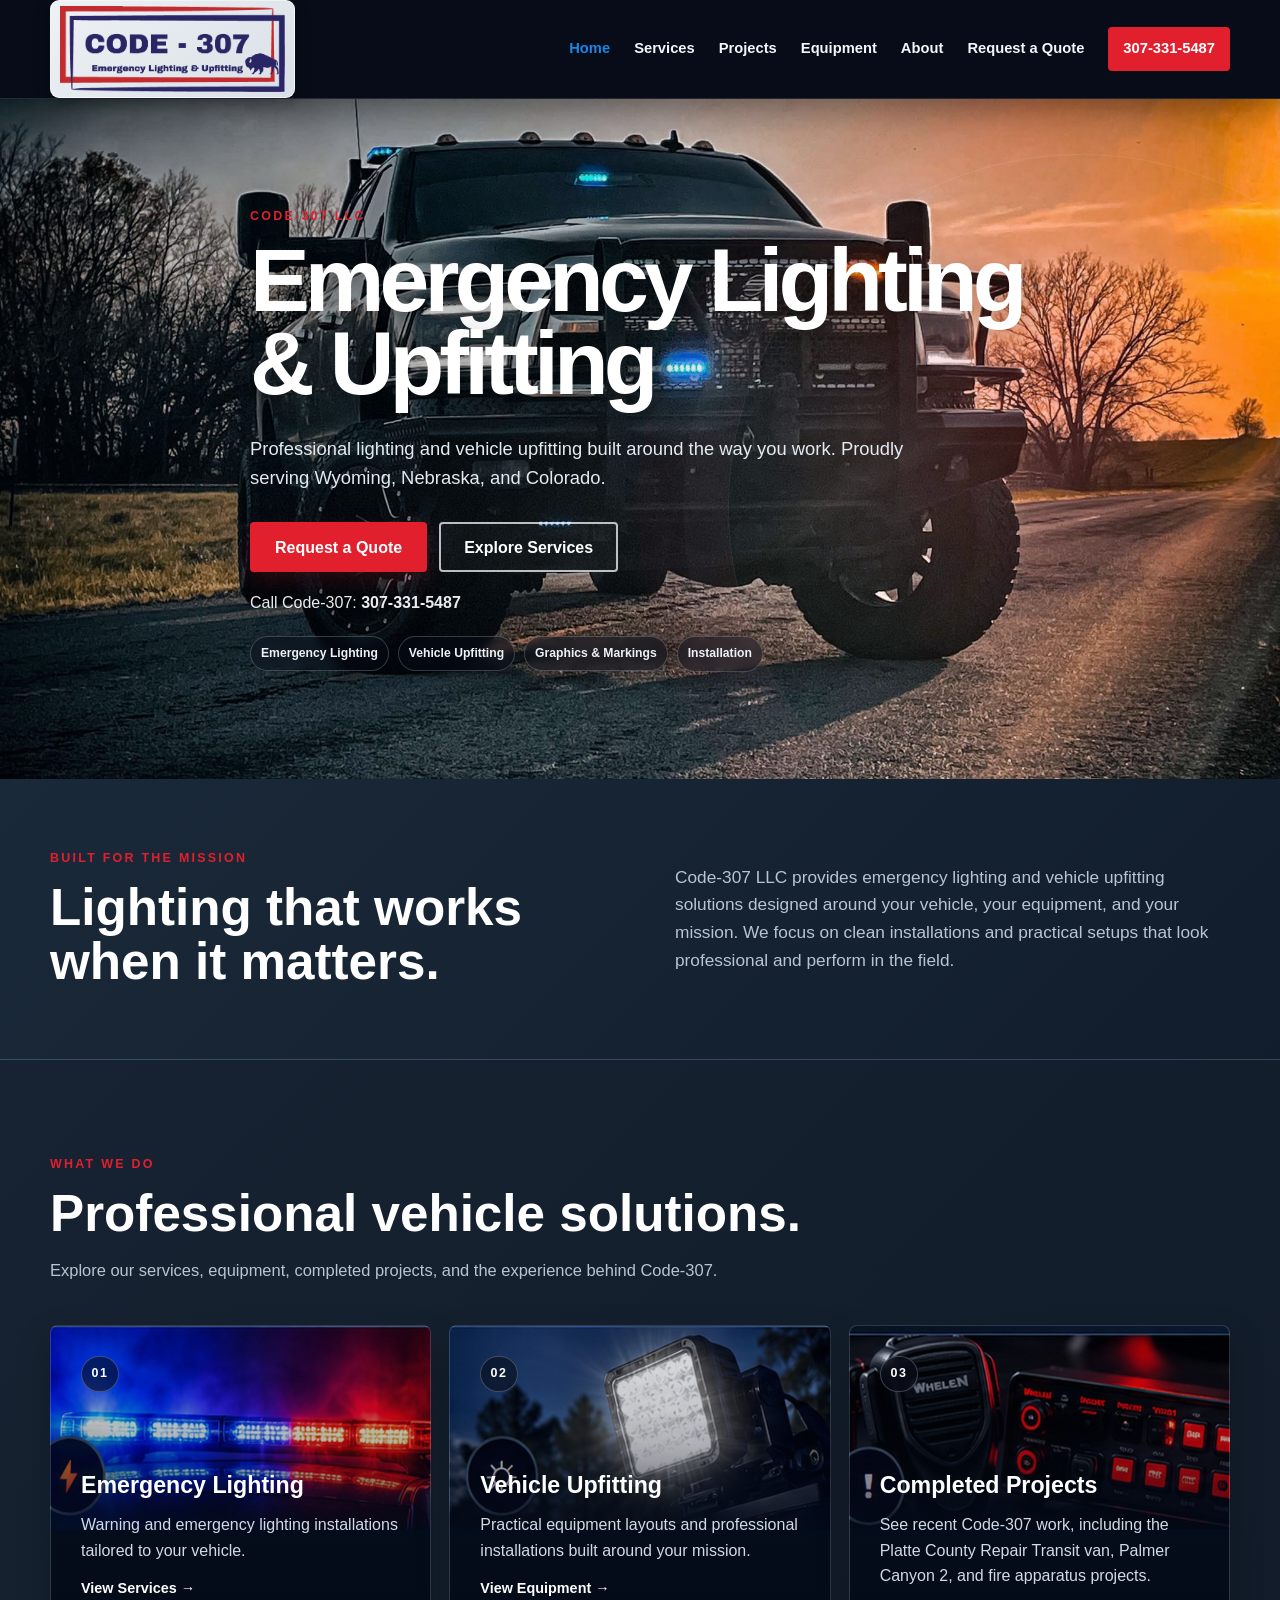
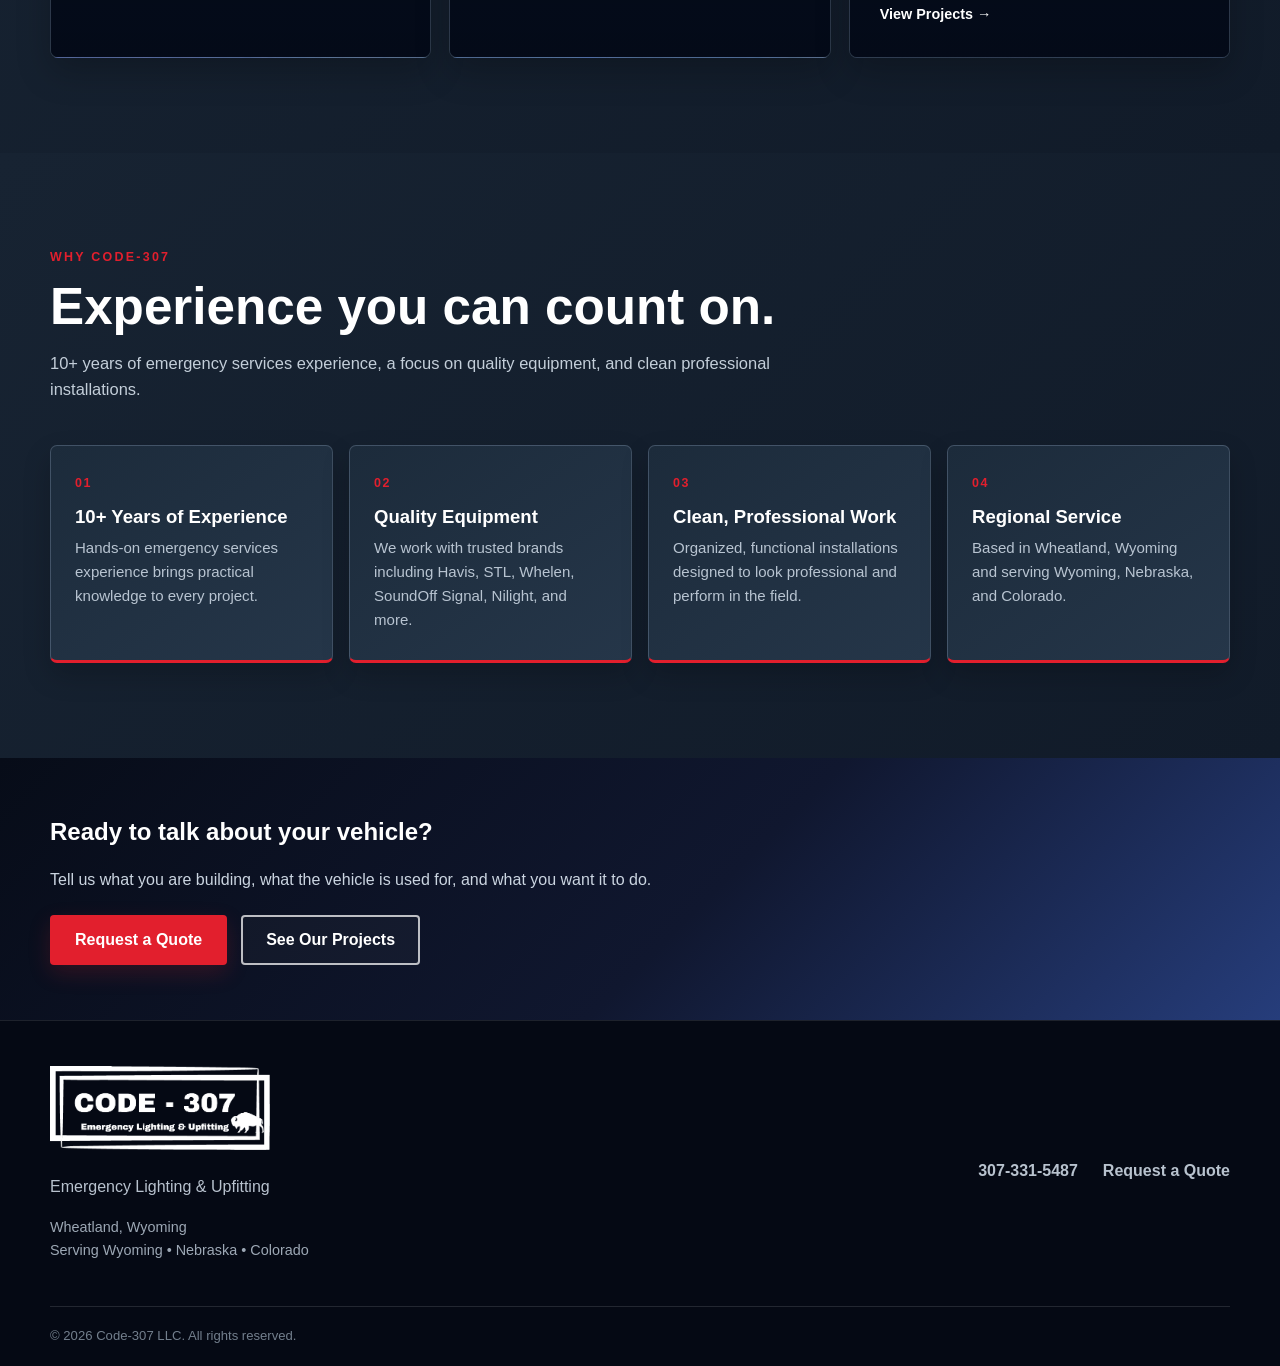
<file: index.html>
<!DOCTYPE html>
<html lang="en">
<head><meta charset="UTF-8">
<meta name="viewport" content="width=device-width, initial-scale=1.0">
<meta name="description" content="Code-307 LLC — Emergency Lighting & Upfitting. Professional vehicle lighting, work lighting, sirens, reflective graphics, consoles and push bumpers.">
<link rel="icon" type="image/png" href="code307-logo.png">
<link rel="stylesheet" href="styles.css">
<style>
.code307-hero,.hero,.hero-section,header.hero{
  background-image:url('code307-top-hero.jpg') !important;
  background-size:cover !important;
  background-position:center center !important;
  background-repeat:no-repeat !important;
}
</style><title>Code-307 LLC | Emergency Lighting & Upfitting</title>
<style>
.nav a.active{color:#1688e8;}
.page-hero{padding:155px 0 70px;background:#07192d;position:relative;overflow:hidden;}
.page-hero:after{content:"";position:absolute;inset:0;background:linear-gradient(90deg,rgba(4,15,29,.96),rgba(4,15,29,.70),rgba(4,15,29,.35));pointer-events:none;}
.page-hero .container{position:relative;z-index:1;}
.page-hero h1{color:#fff;font-size:clamp(2.8rem,6vw,5rem);margin:.1em 0 .2em;}
.page-hero p{color:#d4dce7;max-width:760px;font-size:1.08rem;line-height:1.6;}
.subpage-cta{background:#07192d;color:#fff;padding:55px 0;}
.subpage-cta h2{color:#fff;margin-top:0;}
.subpage-cta p{color:#cbd5e1;}
.link-row{display:flex;gap:14px;flex-wrap:wrap;margin-top:22px;}
@media(max-width:700px){.page-hero{padding:130px 0 55px;}}
</style>
</head>
<body>
<header class="site-header">
  <div class="container nav-wrap">
    <a class="brand" href="index.html" aria-label="Code-307 LLC home"><img src="code307-logo.png" alt="Code-307 LLC — Emergency Lighting & Upfitting"></a>
    <button class="menu-toggle" aria-label="Open menu" aria-expanded="false">☰</button>
    <nav class="nav" aria-label="Main navigation">
      <a href="index.html" class="active">Home</a>
      <a href="services.html" class="">Services</a>
      <a href="projects.html" class="">Projects</a>
      <a href="equipment.html" class="">Equipment</a>
      <a href="about.html" class="">About</a>
      <a href="quote.html" class="">Request a Quote</a>
      <a class="nav-phone" href="tel:+13073315487">307-331-5487</a></nav>
  </div>
</header>
<main id="top">

<section class="hero">
  <div class="hero-overlay"></div>
  <div class="container hero-content">
    <p class="eyebrow">CODE-307 LLC</p>
    <h1>Emergency Lighting<br><span>&amp; Upfitting</span></h1>
    <p class="hero-copy">Professional lighting and vehicle upfitting built around the way you work. Proudly serving Wyoming, Nebraska, and Colorado.</p>
    <div class="hero-buttons">
      <a class="btn btn-primary" href="quote.html">Request a Quote</a>
      <a class="btn btn-outline" href="services.html">Explore Services</a>
    </div>
    <a class="hero-phone" href="tel:+13073315487">Call Code-307: <strong>307-331-5487</strong></a><div class="hero-badges"><span>Emergency Lighting</span><span>Vehicle Upfitting</span><span>Graphics &amp; Markings</span><span>Installation</span></div>
  </div>
</section>
<section class="intro">
  <div class="container intro-grid">
    <div><p class="section-kicker">BUILT FOR THE MISSION</p><h2>Lighting that works when it matters.</h2></div>
    <p>Code-307 LLC provides emergency lighting and vehicle upfitting solutions designed around your vehicle, your equipment, and your mission. We focus on clean installations and practical setups that look professional and perform in the field.</p>
  </div>
</section>
<section class="section">
  <div class="container">
    <div class="section-heading"><p class="section-kicker">WHAT WE DO</p><h2>Professional vehicle solutions.</h2><p>Explore our services, equipment, completed projects, and the experience behind Code-307.</p></div>
    <div class="cards">
      <article class="card"><div class="card-icon">01</div><h3>Emergency Lighting</h3><p>Warning and emergency lighting installations tailored to your vehicle.</p><a href="services.html">View Services →</a></article>
      <article class="card"><div class="card-icon">02</div><h3>Vehicle Upfitting</h3><p>Practical equipment layouts and professional installations built around your mission.</p><a href="equipment.html">View Equipment →</a></article>
      <article class="card"><div class="card-icon">03</div><h3>Completed Projects</h3><p>See recent Code-307 work, including the Platte County Repair Transit van, Palmer Canyon 2, and fire apparatus projects.</p><a href="projects.html">View Projects →</a></article>
    </div>
  </div>
</section>
<section class="section section-dark">
  <div class="container">
    <div class="section-heading light"><p class="section-kicker">WHY CODE-307</p><h2>Experience you can count on.</h2><p>10+ years of emergency services experience, a focus on quality equipment, and clean professional installations.</p></div>
    <div class="why-grid">
      <article class="why-card"><div class="why-number">01</div><h3>10+ Years of Experience</h3><p>Hands-on emergency services experience brings practical knowledge to every project.</p></article>
      <article class="why-card"><div class="why-number">02</div><h3>Quality Equipment</h3><p>We work with trusted brands including Havis, STL, Whelen, SoundOff Signal, Nilight, and more.</p></article>
      <article class="why-card"><div class="why-number">03</div><h3>Clean, Professional Work</h3><p>Organized, functional installations designed to look professional and perform in the field.</p></article>
      <article class="why-card"><div class="why-number">04</div><h3>Regional Service</h3><p>Based in Wheatland, Wyoming and serving Wyoming, Nebraska, and Colorado.</p></article>
    </div>
  </div>
</section>
<section class="subpage-cta">
  <div class="container">
    <h2>Ready to talk about your vehicle?</h2>
    <p>Tell us what you are building, what the vehicle is used for, and what you want it to do.</p>
    <div class="link-row"><a class="btn btn-primary" href="quote.html">Request a Quote</a><a class="btn btn-outline" href="projects.html">See Our Projects</a></div>
  </div>
</section>

</main>
<footer class="footer">
  <div class="container footer-grid">
    <div>
      <img src="code307-logo.png" alt="Code-307 LLC logo" class="footer-logo">
      <p>Emergency Lighting &amp; Upfitting</p>
      <p class="footer-area">Wheatland, Wyoming<br>Serving Wyoming • Nebraska • Colorado</p>
    </div>
    <div class="footer-contact">
      <a href="tel:+13073315487">307-331-5487</a>
      <a href="quote.html">Request a Quote</a>
    </div>
  </div>
  <div class="container copyright">© <span id="year"></span> Code-307 LLC. All rights reserved.</div>
</footer>
<script>
const toggle=document.querySelector('.menu-toggle'),nav=document.querySelector('.nav');
toggle.addEventListener('click',()=>{const open=nav.classList.toggle('open');toggle.setAttribute('aria-expanded',open);});
document.querySelectorAll('.nav a').forEach(link=>link.addEventListener('click',()=>nav.classList.remove('open')));
document.getElementById('year').textContent=new Date().getFullYear();

</script>
</body></html>
</file>
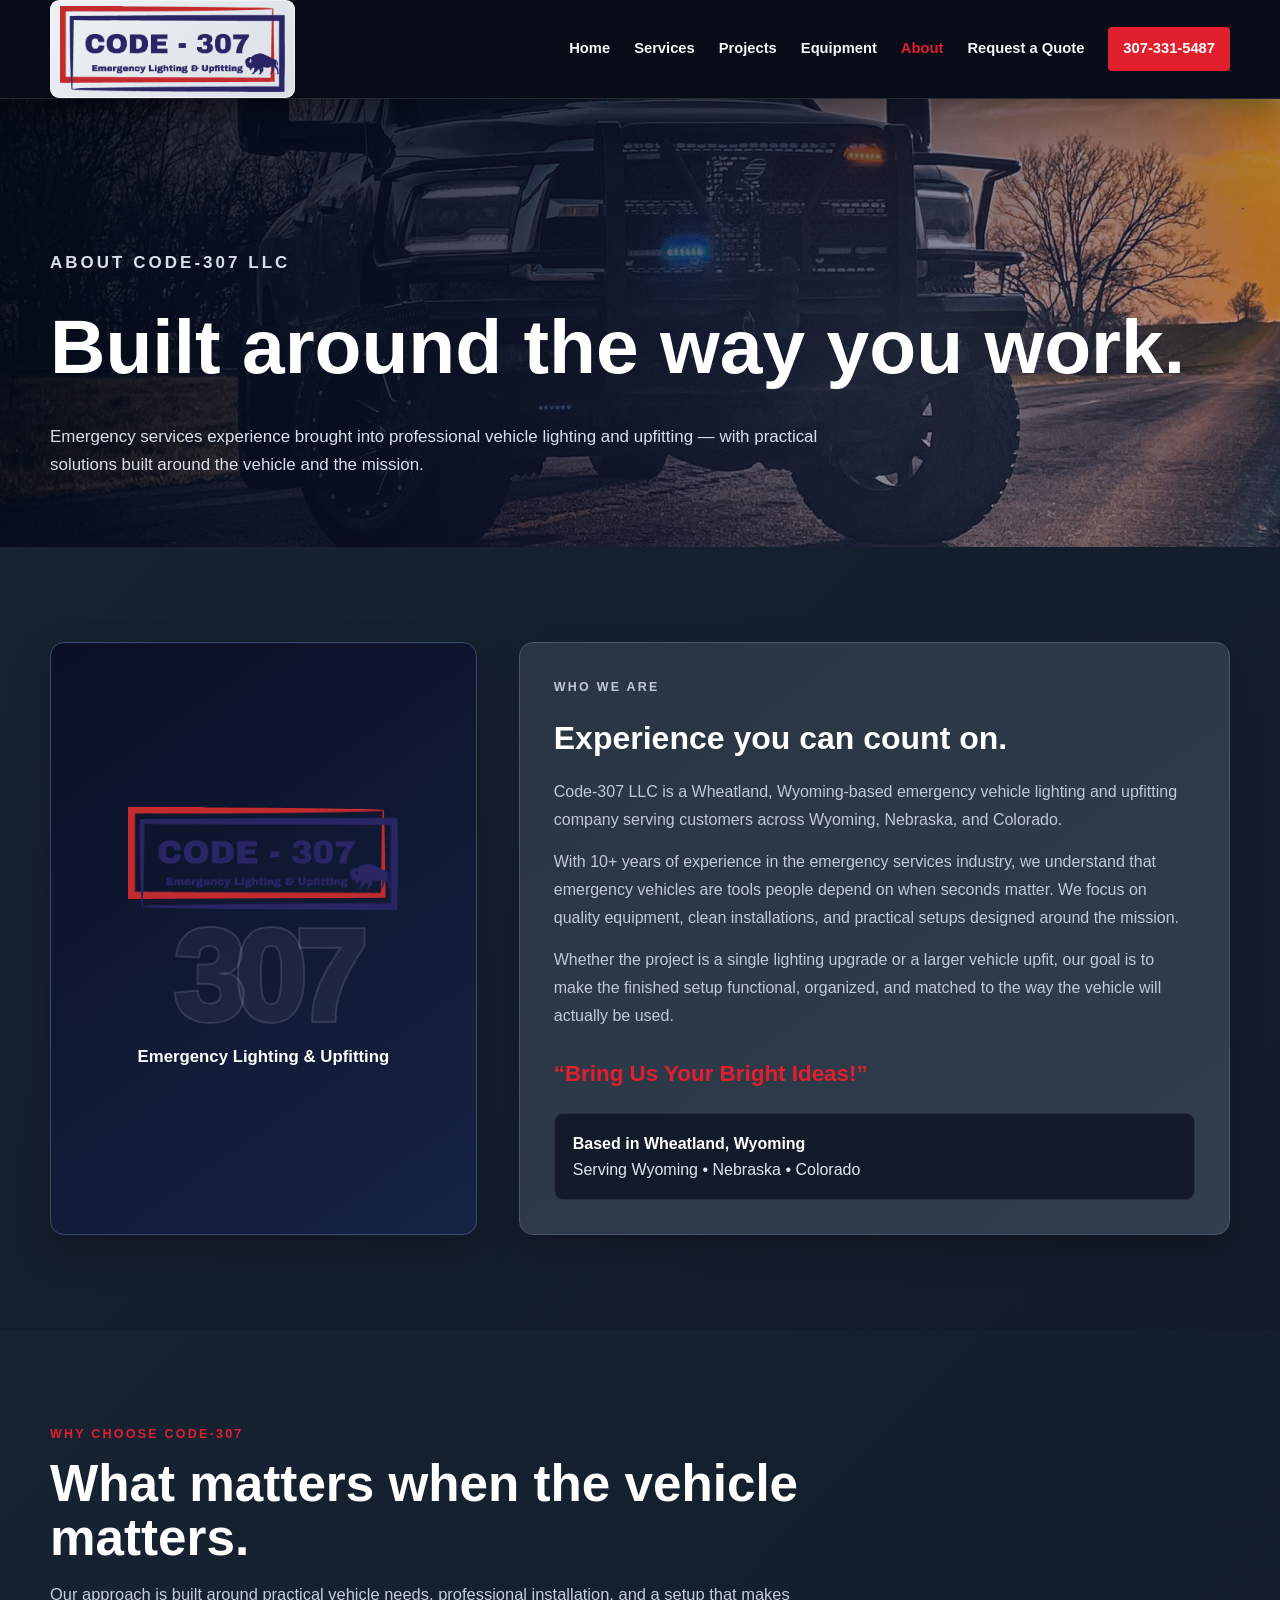
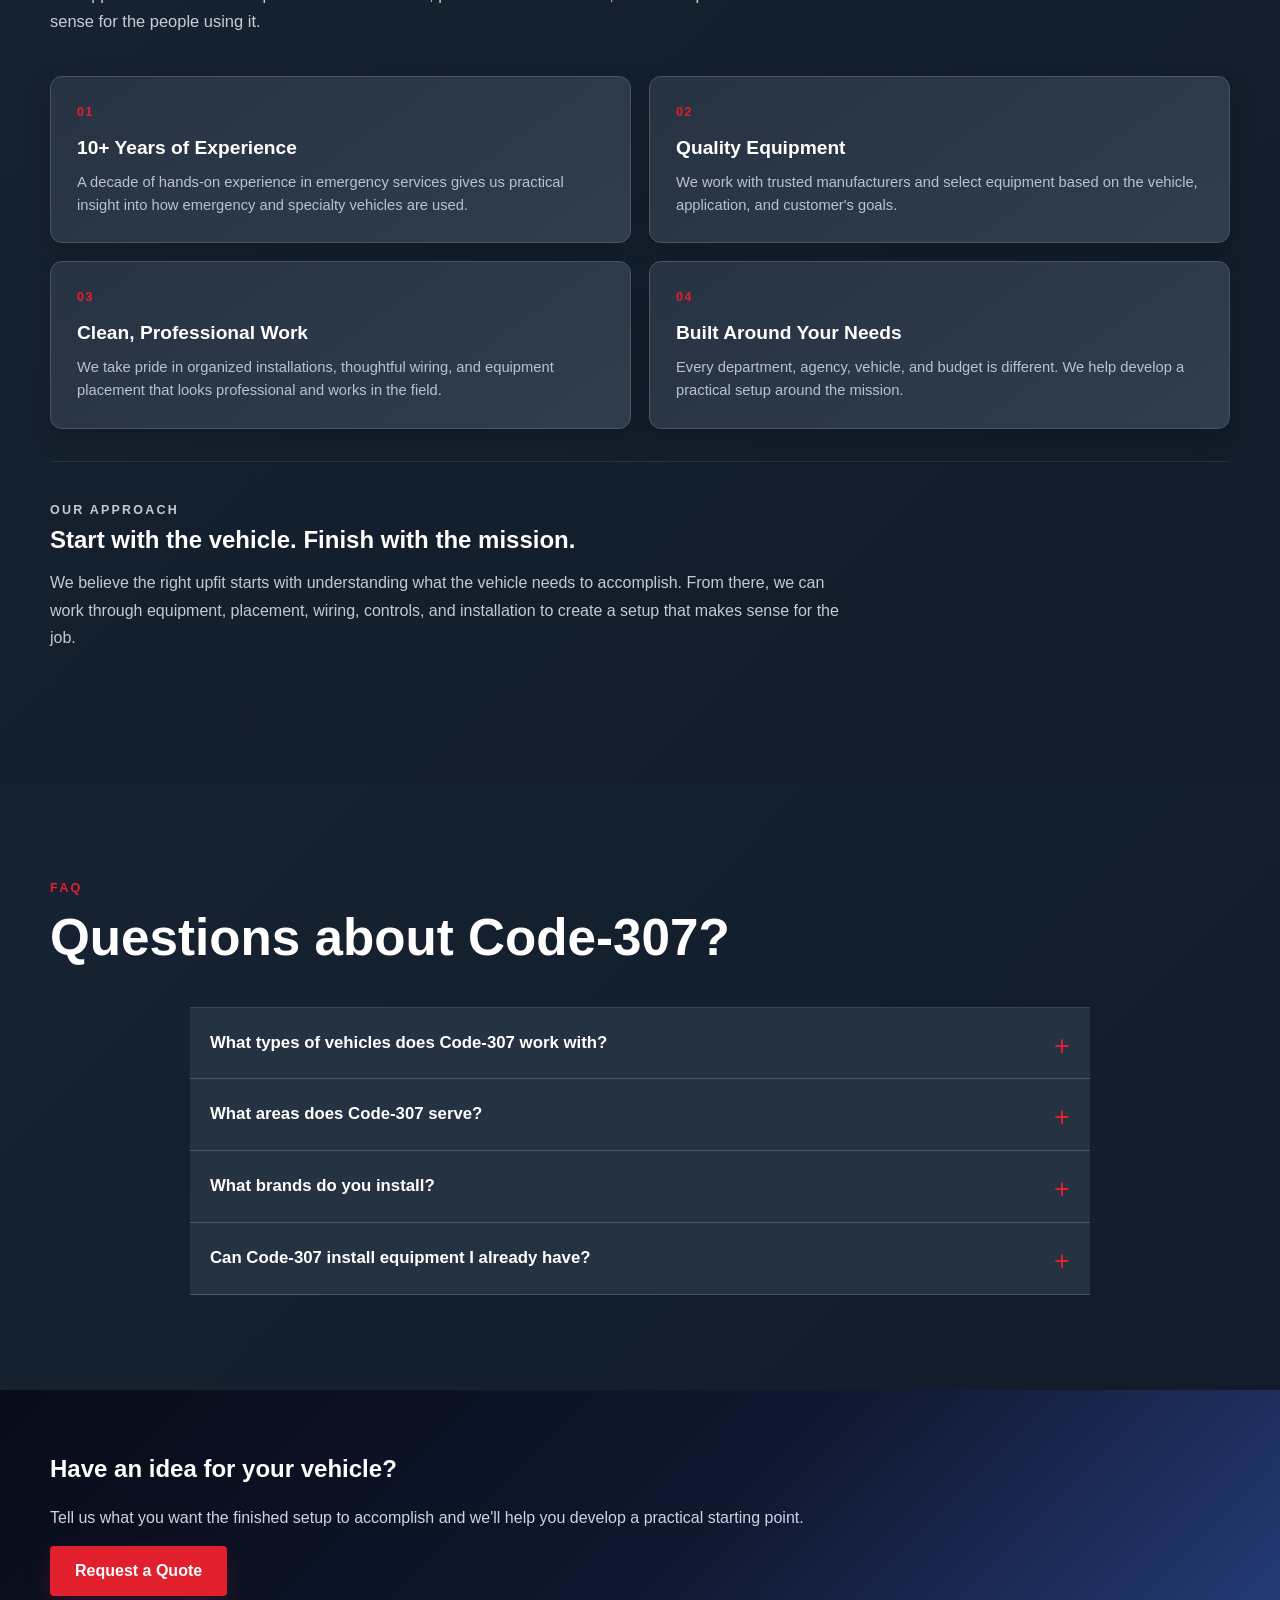
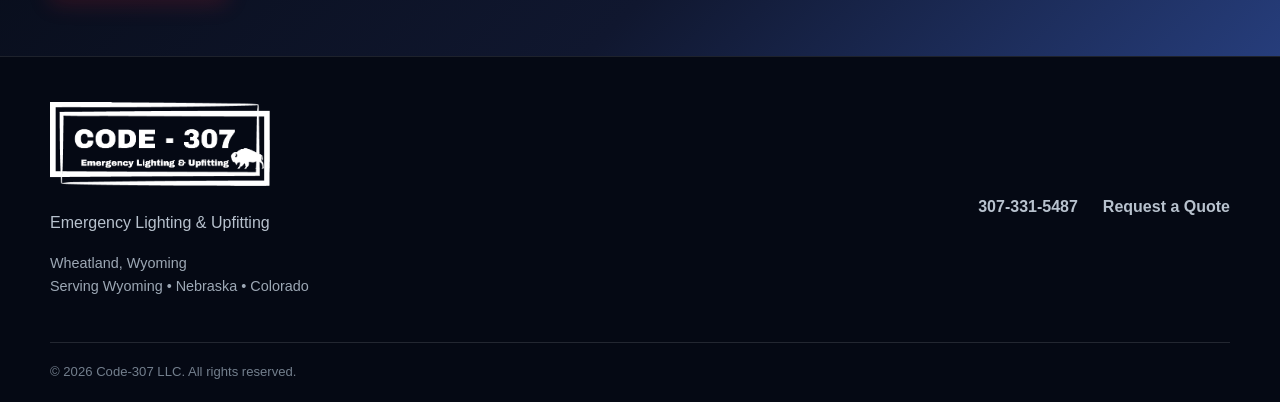
<file: about.html>
<!DOCTYPE html>
<html lang="en">
<head>
<meta charset="UTF-8">
<meta name="viewport" content="width=device-width, initial-scale=1.0">
<meta name="description" content="Learn about Code-307 LLC, a Wheatland, Wyoming emergency vehicle lighting and upfitting company serving Wyoming, Nebraska and Colorado.">
<link rel="icon" type="image/png" href="code307-logo.png">
<link rel="stylesheet" href="styles.css">
<title>Code-307 LLC | About Us</title>
<style>
.about-hero{
  padding:150px 0 68px;
  background:
    linear-gradient(110deg,rgba(4,10,24,.94),rgba(16,21,47,.75),rgba(45,70,139,.34)),
    url("code307-top-hero.jpg") center/cover no-repeat;
  position:relative;
}
.about-hero h1{color:#fff;font-size:clamp(2.7rem,6vw,4.8rem);margin:.1em 0 .2em;}
.about-hero p{color:#d8e0ea;max-width:820px;font-size:1.06rem;line-height:1.65;margin:0;}
.about-main{display:grid;grid-template-columns:.75fr 1.25fr;gap:42px;align-items:stretch;}
.about-brand-panel{
  min-height:360px;padding:36px;border-radius:14px;
  background:linear-gradient(145deg,#0a1024,#172344);
  border:1px solid #3b4c72;display:flex;flex-direction:column;
  justify-content:center;align-items:center;text-align:center;
  box-shadow:0 16px 36px rgba(0,0,0,.25);
}
.about-brand-panel img{width:min(270px,80%);height:auto;margin-bottom:20px;}
.about-brand-panel .big-307{font-size:clamp(5rem,10vw,8rem);line-height:.75;font-weight:1000;letter-spacing:-.08em;color:rgba(255,255,255,.05);-webkit-text-stroke:2px rgba(255,255,255,.12);}
.about-brand-panel strong{color:#fff;font-size:1.05rem;margin-top:18px;}
.about-story{
  padding:34px;border-radius:14px;
  background:linear-gradient(145deg,#293543,#313e4d);
  border:1px solid #4a5665;
  box-shadow:0 14px 34px rgba(0,0,0,.22);
}
.about-story h2{color:#fff;margin:0 0 14px;font-size:2rem;}
.about-story p{color:#c0c9d5;line-height:1.75;margin:0 0 14px;}
.about-story .tagline{color:var(--red);font-size:1.35rem;font-weight:900;margin-top:24px;}
.about-location{margin-top:20px;padding:17px 18px;background:#131b2b;border:1px solid rgba(255,255,255,.09);border-radius:9px;color:#dfe5ec;}
.about-location strong{color:#fff;}
.about-values{display:grid;grid-template-columns:repeat(2,1fr);gap:18px;margin-top:32px;}
.about-value{
  padding:26px;background:linear-gradient(145deg,#273342,#303d4d);
  border:1px solid #4a5665;border-radius:12px;box-shadow:0 10px 24px rgba(0,0,0,.20);
}
.about-value .num{color:var(--red);font-weight:900;letter-spacing:.12em;font-size:.78rem;}
.about-value h3{color:#fff;margin:10px 0 7px;font-size:1.2rem;}
.about-value p{color:#b9c3cf;margin:0;line-height:1.55;font-size:.92rem;}
.about-approach{margin-top:32px;padding:38px 0;border-top:1px solid rgba(255,255,255,.08);}
.about-approach h2{color:#fff;margin:0 0 10px;}
.about-approach p{color:#c2cad5;max-width:800px;line-height:1.7;margin:0;}
.about-faq .faq-list{max-width:900px;margin:0 auto;}
.about-faq details{background:rgba(39,51,66,.94) !important;border-color:#4a5665 !important;}
.about-faq summary{color:#fff !important;}
.about-faq .faq-answer p{color:#c3ccd7 !important;}
@media(max-width:850px){.about-main{grid-template-columns:1fr;}.about-values{grid-template-columns:1fr;}}
@media(max-width:600px){.about-hero{padding:126px 0 54px;}}
</style>
</head>
<body>
<header class="site-header">
  <div class="container nav-wrap">
    <a class="brand" href="index.html" aria-label="Code-307 LLC home"><img src="code307-logo.png" alt="Code-307 LLC — Emergency Lighting & Upfitting"></a>
    <button class="menu-toggle" aria-label="Open menu" aria-expanded="false">☰</button>
    <nav class="nav" aria-label="Main navigation">
      <a href="index.html">Home</a>
      <a href="services.html">Services</a>
      <a href="projects.html">Projects</a>
      <a href="equipment.html">Equipment</a>
      <a href="about.html" class="active">About</a>
      <a href="quote.html">Request a Quote</a>
      <a class="nav-phone" href="tel:+13073315487">307-331-5487</a>
    </nav>
  </div>
</header>

<main id="top">
<section class="about-hero">
  <div class="container">
    <p class="section-kicker">ABOUT CODE-307 LLC</p>
    <h1>Built around the way you work.</h1>
    <p>Emergency services experience brought into professional vehicle lighting and upfitting — with practical solutions built around the vehicle and the mission.</p>
  </div>
</section>

<section class="section">
  <div class="container about-main">
    <div class="about-brand-panel">
      <img src="code307-logo.png" alt="Code-307 LLC logo">
      <div class="big-307">307</div>
      <strong>Emergency Lighting &amp; Upfitting</strong>
    </div>

    <div class="about-story">
      <p class="section-kicker">WHO WE ARE</p>
      <h2>Experience you can count on.</h2>
      <p>Code-307 LLC is a Wheatland, Wyoming-based emergency vehicle lighting and upfitting company serving customers across Wyoming, Nebraska, and Colorado.</p>
      <p>With 10+ years of experience in the emergency services industry, we understand that emergency vehicles are tools people depend on when seconds matter. We focus on quality equipment, clean installations, and practical setups designed around the mission.</p>
      <p>Whether the project is a single lighting upgrade or a larger vehicle upfit, our goal is to make the finished setup functional, organized, and matched to the way the vehicle will actually be used.</p>
      <p class="tagline">“Bring Us Your Bright Ideas!”</p>
      <div class="about-location">
        <strong>Based in Wheatland, Wyoming</strong><br>
        Serving Wyoming • Nebraska • Colorado
      </div>
    </div>
  </div>
</section>

<section class="section section-dark">
  <div class="container">
    <div class="section-heading light">
      <p class="section-kicker">WHY CHOOSE CODE-307</p>
      <h2>What matters when the vehicle matters.</h2>
      <p>Our approach is built around practical vehicle needs, professional installation, and a setup that makes sense for the people using it.</p>
    </div>

    <div class="about-values">
      <article class="about-value"><div class="num">01</div><h3>10+ Years of Experience</h3><p>A decade of hands-on experience in emergency services gives us practical insight into how emergency and specialty vehicles are used.</p></article>
      <article class="about-value"><div class="num">02</div><h3>Quality Equipment</h3><p>We work with trusted manufacturers and select equipment based on the vehicle, application, and customer's goals.</p></article>
      <article class="about-value"><div class="num">03</div><h3>Clean, Professional Work</h3><p>We take pride in organized installations, thoughtful wiring, and equipment placement that looks professional and works in the field.</p></article>
      <article class="about-value"><div class="num">04</div><h3>Built Around Your Needs</h3><p>Every department, agency, vehicle, and budget is different. We help develop a practical setup around the mission.</p></article>
    </div>

    <div class="about-approach">
      <p class="section-kicker">OUR APPROACH</p>
      <h2>Start with the vehicle. Finish with the mission.</h2>
      <p>We believe the right upfit starts with understanding what the vehicle needs to accomplish. From there, we can work through equipment, placement, wiring, controls, and installation to create a setup that makes sense for the job.</p>
    </div>
  </div>
</section>

<section class="section about-faq">
  <div class="container">
    <div class="section-heading">
      <p class="section-kicker">FAQ</p>
      <h2>Questions about Code-307?</h2>
    </div>
    <div class="faq-list">
      <details class="faq-item"><summary>What types of vehicles does Code-307 work with?</summary><div class="faq-answer"><p>We work with fire and rescue vehicles, emergency command vehicles, storm-chasing vehicles, work trucks, semis, and specialty applications.</p></div></details>
      <details class="faq-item"><summary>What areas does Code-307 serve?</summary><div class="faq-answer"><p>We're based in Wheatland, Wyoming and serve customers throughout Wyoming, Nebraska, and Colorado.</p></div></details>
      <details class="faq-item"><summary>What brands do you install?</summary><div class="faq-answer"><p>We work with Havis, STL, Whelen, SoundOff Signal, Nilight, and other equipment manufacturers depending on the customer's needs.</p></div></details>
      <details class="faq-item"><summary>Can Code-307 install equipment I already have?</summary><div class="faq-answer"><p>Customer-supplied equipment may be considered depending on the equipment, vehicle, and project. Contact us with the details.</p></div></details>
    </div>
  </div>
</section>

<section class="subpage-cta">
  <div class="container">
    <h2>Have an idea for your vehicle?</h2>
    <p>Tell us what you want the finished setup to accomplish and we'll help you develop a practical starting point.</p>
    <a class="btn btn-primary" href="quote.html">Request a Quote</a>
  </div>
</section>
</main>

<footer class="footer">
  <div class="container footer-grid">
    <div><img src="code307-logo.png" alt="Code-307 LLC logo" class="footer-logo"><p>Emergency Lighting &amp; Upfitting</p><p class="footer-area">Wheatland, Wyoming<br>Serving Wyoming • Nebraska • Colorado</p></div>
    <div class="footer-contact"><a href="tel:+13073315487">307-331-5487</a><a href="quote.html">Request a Quote</a></div>
  </div>
  <div class="container copyright">© <span id="year"></span> Code-307 LLC. All rights reserved.</div>
</footer>

<script>
const toggle=document.querySelector('.menu-toggle'),nav=document.querySelector('.nav');
toggle.addEventListener('click',()=>{const open=nav.classList.toggle('open');toggle.setAttribute('aria-expanded',open);});
document.querySelectorAll('.nav a').forEach(link=>link.addEventListener('click',()=>nav.classList.remove('open')));
document.getElementById('year').textContent=new Date().getFullYear();
</script>
</body>
</html>
</file>
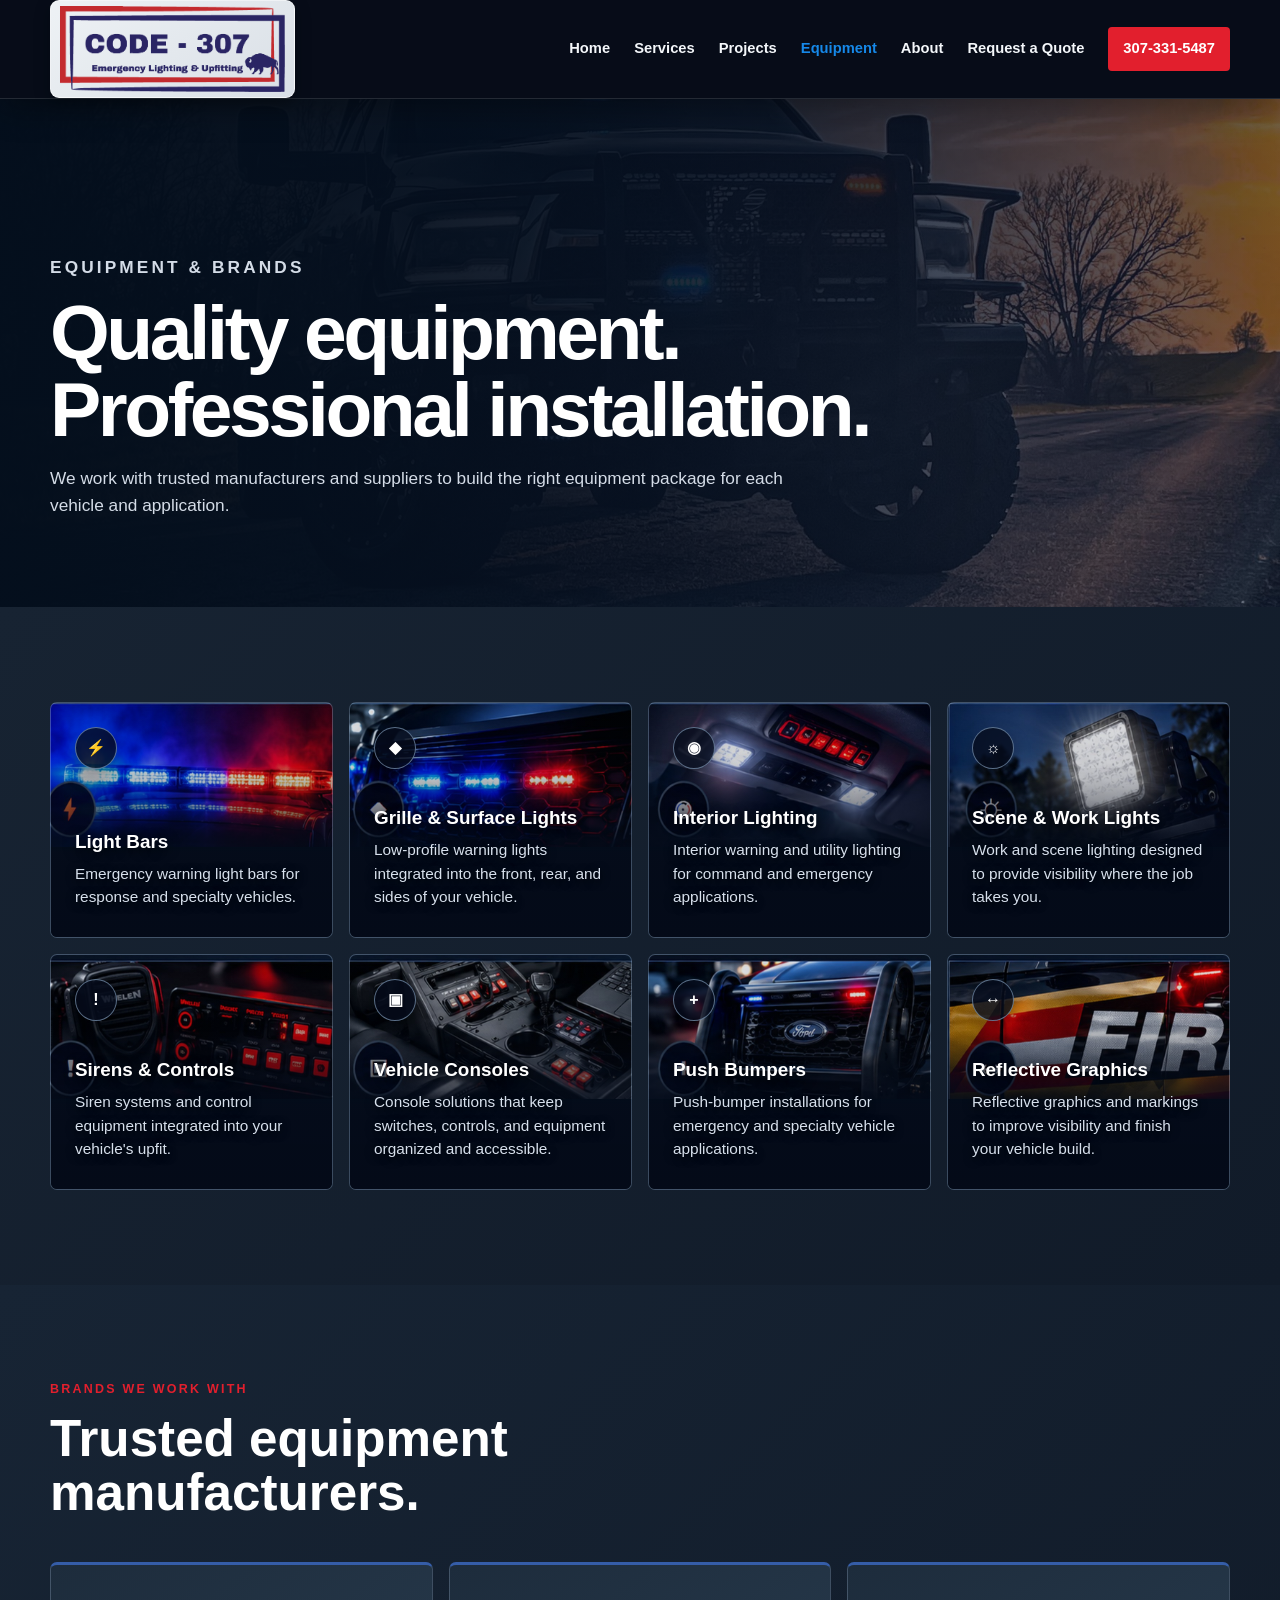
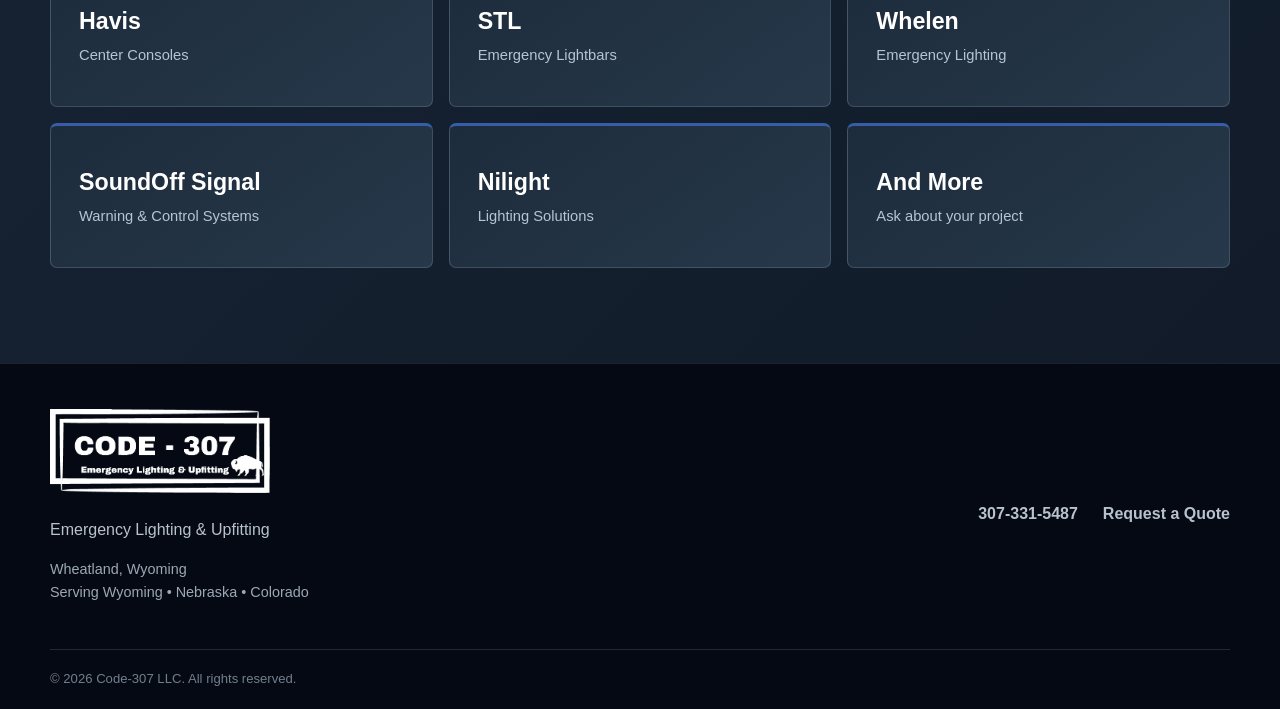
<file: equipment.html>
<!DOCTYPE html>
<html lang="en">
<head><meta charset="UTF-8">
<meta name="viewport" content="width=device-width, initial-scale=1.0">
<meta name="description" content="Code-307 LLC — Emergency Lighting & Upfitting. Professional vehicle lighting, work lighting, sirens, reflective graphics, consoles and push bumpers.">
<link rel="icon" type="image/png" href="code307-logo.png">
<link rel="stylesheet" href="styles.css">
<style>
.code307-hero,.hero,.hero-section,header.hero{
  background-image:url('code307-top-hero.jpg') !important;
  background-size:cover !important;
  background-position:center center !important;
  background-repeat:no-repeat !important;
}
</style><title>Code-307 LLC | Equipment & Brands</title>
<style>
.nav a.active{color:#1688e8;}
.page-hero{padding:155px 0 70px;background:#07192d;position:relative;overflow:hidden;}
.page-hero:after{content:"";position:absolute;inset:0;background:linear-gradient(90deg,rgba(4,15,29,.96),rgba(4,15,29,.70),rgba(4,15,29,.35));pointer-events:none;}
.page-hero .container{position:relative;z-index:1;}
.page-hero h1{color:#fff;font-size:clamp(2.8rem,6vw,5rem);margin:.1em 0 .2em;}
.page-hero p{color:#d4dce7;max-width:760px;font-size:1.08rem;line-height:1.6;}
.subpage-cta{background:#07192d;color:#fff;padding:55px 0;}
.subpage-cta h2{color:#fff;margin-top:0;}
.subpage-cta p{color:#cbd5e1;}
.link-row{display:flex;gap:14px;flex-wrap:wrap;margin-top:22px;}
@media(max-width:700px){.page-hero{padding:130px 0 55px;}}
</style>
</head>
<body>
<header class="site-header">
  <div class="container nav-wrap">
    <a class="brand" href="index.html" aria-label="Code-307 LLC home"><img src="code307-logo.png" alt="Code-307 LLC — Emergency Lighting & Upfitting"></a>
    <button class="menu-toggle" aria-label="Open menu" aria-expanded="false">☰</button>
    <nav class="nav" aria-label="Main navigation">
      <a href="index.html" class="">Home</a>
      <a href="services.html" class="">Services</a>
      <a href="projects.html" class="">Projects</a>
      <a href="equipment.html" class="active">Equipment</a>
      <a href="about.html" class="">About</a>
      <a href="quote.html" class="">Request a Quote</a>
      <a class="nav-phone" href="tel:+13073315487">307-331-5487</a></nav>
  </div>
</header>
<main id="top">

<section class="page-hero" style="background-image:linear-gradient(110deg,rgba(4,10,24,.88),rgba(16,21,47,.68),rgba(45,70,139,.26)),url('code307-top-hero.jpg') !important;background-size:cover !important;background-position:center center !important;background-repeat:no-repeat !important;"><div class="container"><p class="section-kicker">EQUIPMENT &amp; BRANDS</p><h1>Quality equipment.<br>Professional installation.</h1><p>We work with trusted manufacturers and suppliers to build the right equipment package for each vehicle and application.</p></div></section>
<section class="section"><div class="container"><div class="equipment-grid">
<article class="equipment-item"><span class="equipment-icon">⚡</span><h3>Light Bars</h3><p>Emergency warning light bars for response and specialty vehicles.</p></article>
<article class="equipment-item"><span class="equipment-icon">◆</span><h3>Grille &amp; Surface Lights</h3><p>Low-profile warning lights integrated into the front, rear, and sides of your vehicle.</p></article>
<article class="equipment-item"><span class="equipment-icon">◉</span><h3>Interior Lighting</h3><p>Interior warning and utility lighting for command and emergency applications.</p></article>
<article class="equipment-item"><span class="equipment-icon">☼</span><h3>Scene &amp; Work Lights</h3><p>Work and scene lighting designed to provide visibility where the job takes you.</p></article>
<article class="equipment-item"><span class="equipment-icon">!</span><h3>Sirens &amp; Controls</h3><p>Siren systems and control equipment integrated into your vehicle's upfit.</p></article>
<article class="equipment-item"><span class="equipment-icon">▣</span><h3>Vehicle Consoles</h3><p>Console solutions that keep switches, controls, and equipment organized and accessible.</p></article>
<article class="equipment-item"><span class="equipment-icon">+</span><h3>Push Bumpers</h3><p>Push-bumper installations for emergency and specialty vehicle applications.</p></article>
<article class="equipment-item"><span class="equipment-icon">↔</span><h3>Reflective Graphics</h3><p>Reflective graphics and markings to improve visibility and finish your vehicle build.</p></article>
</div></div></section>
<section class="section brands-section"><div class="container"><div class="section-heading"><p class="section-kicker">BRANDS WE WORK WITH</p><h2>Trusted equipment manufacturers.</h2></div><div class="brand-grid">
<div class="brand-card"><strong>Havis</strong><span>Center Consoles</span></div><div class="brand-card"><strong>STL</strong><span>Emergency Lightbars</span></div><div class="brand-card"><strong>Whelen</strong><span>Emergency Lighting</span></div><div class="brand-card"><strong>SoundOff Signal</strong><span>Warning &amp; Control Systems</span></div><div class="brand-card"><strong>Nilight</strong><span>Lighting Solutions</span></div><div class="brand-card"><strong>And More</strong><span>Ask about your project</span></div>
</div></div></section>

</main>
<footer class="footer">
  <div class="container footer-grid">
    <div>
      <img src="code307-logo.png" alt="Code-307 LLC logo" class="footer-logo">
      <p>Emergency Lighting &amp; Upfitting</p>
      <p class="footer-area">Wheatland, Wyoming<br>Serving Wyoming • Nebraska • Colorado</p>
    </div>
    <div class="footer-contact">
      <a href="tel:+13073315487">307-331-5487</a>
      <a href="quote.html">Request a Quote</a>
    </div>
  </div>
  <div class="container copyright">© <span id="year"></span> Code-307 LLC. All rights reserved.</div>
</footer>
<script>
const toggle=document.querySelector('.menu-toggle'),nav=document.querySelector('.nav');
toggle.addEventListener('click',()=>{const open=nav.classList.toggle('open');toggle.setAttribute('aria-expanded',open);});
document.querySelectorAll('.nav a').forEach(link=>link.addEventListener('click',()=>nav.classList.remove('open')));
document.getElementById('year').textContent=new Date().getFullYear();

</script>
</body></html>
</file>
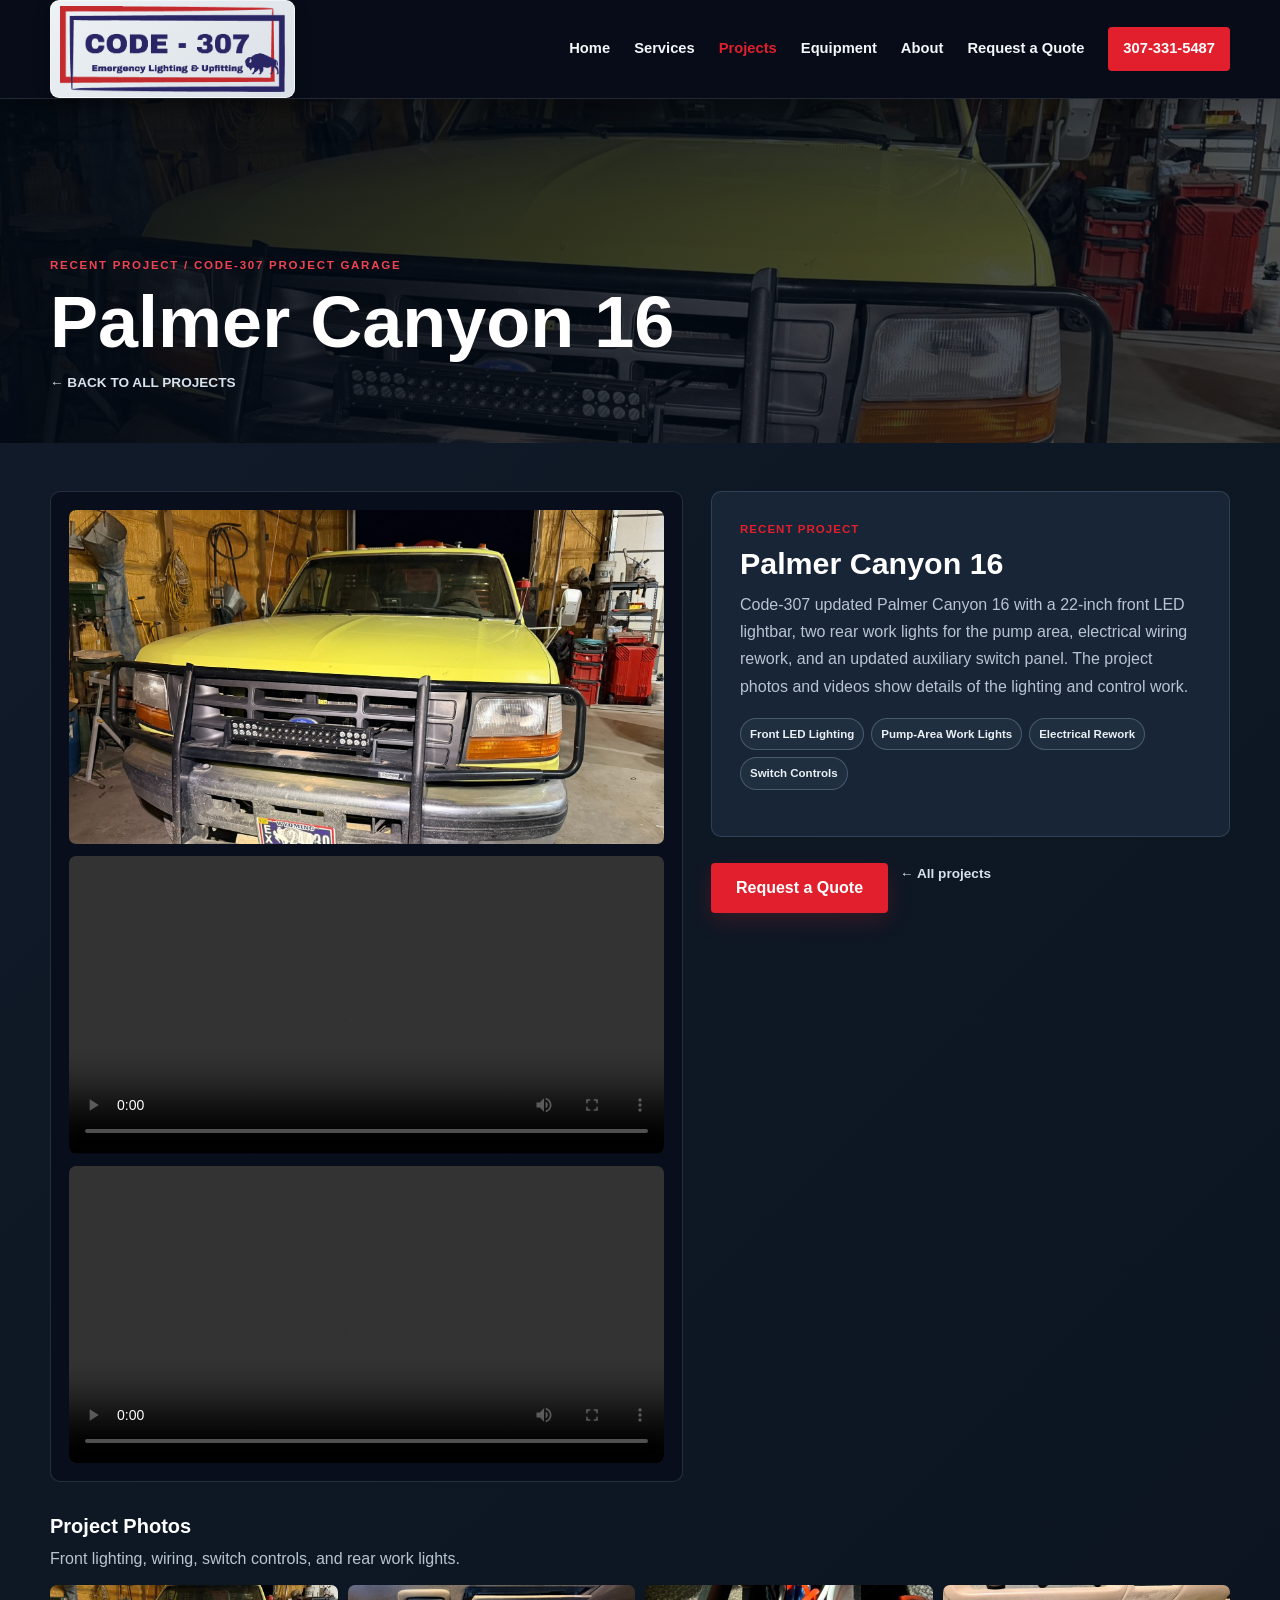
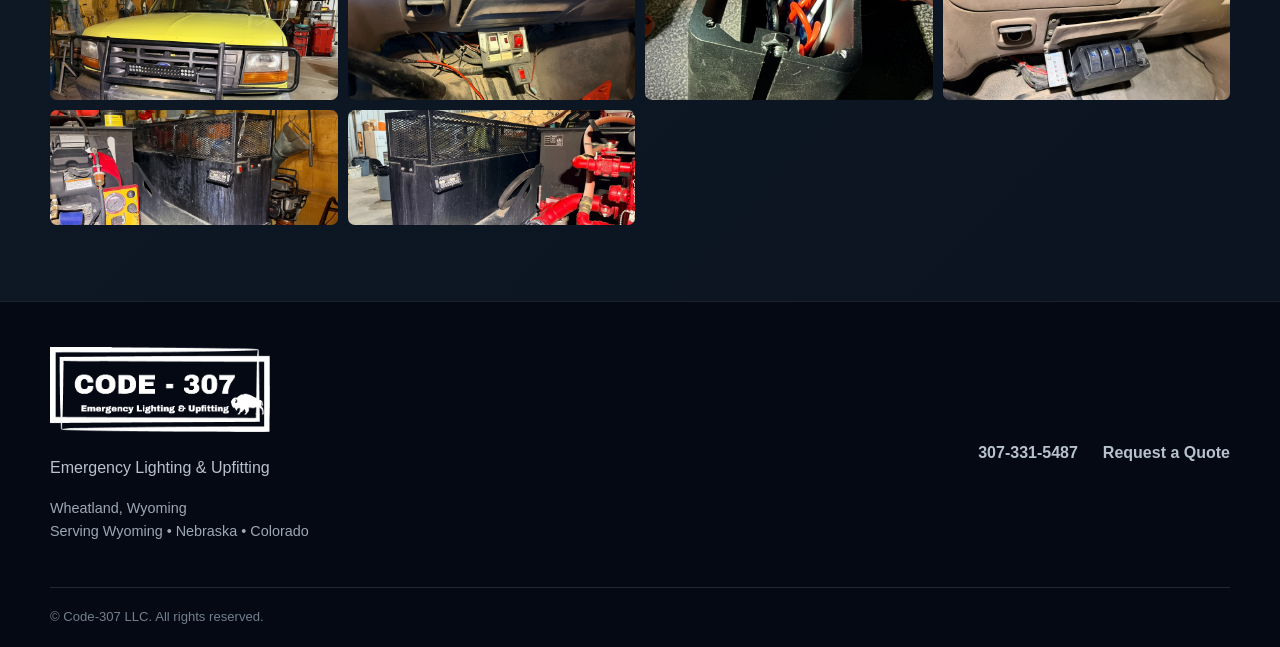
<file: palmer-canyon-16.html>
<!DOCTYPE html><html lang="en"><head><meta charset="UTF-8"><meta name="viewport" content="width=device-width, initial-scale=1.0"><meta name="description" content="Palmer Canyon 16: Code-307 LLC emergency vehicle lighting and upfitting project."><link rel="icon" type="image/png" href="code307-logo.png"><link rel="stylesheet" href="styles.css"><title>Palmer Canyon 16 | Code-307 LLC Project Garage</title><style>
.detail-hero{padding:145px 0 48px;background:linear-gradient(90deg,rgba(3,10,20,.94),rgba(3,10,20,.66)),url('palmer-canyon-16-front.jpg') center/cover no-repeat}.detail-hero h1{color:#fff;font-size:clamp(2.5rem,6vw,4.5rem);line-height:1.02;margin:10px 0}.detail-kicker{color:#f04452;font-size:.72rem;font-weight:900;letter-spacing:.15em}.detail-main{padding:48px 0 76px;background:linear-gradient(135deg,#101a28,#0b1420)}.detail-layout{display:grid;grid-template-columns:minmax(0,1fr) minmax(300px,.82fr);gap:28px;align-items:start}.detail-layout .project-media{border:1px solid rgba(150,174,200,.2);border-radius:10px}.detail-layout .project-media img,.detail-layout .project-media video{height:auto;max-height:440px;object-fit:contain}.detail-layout .project-copy{padding:28px;background:#172536;border:1px solid rgba(150,174,200,.2);border-radius:10px}.detail-layout .project-copy h2{color:#fff}.detail-layout .project-copy p{color:#bdc9d7}.detail-layout .project-gallery-block{margin-top:38px}.detail-layout .project-gallery-heading h3{color:#fff}.detail-layout .project-gallery-grid img{height:170px}.detail-actions{display:flex;gap:12px;flex-wrap:wrap;margin-top:26px}.detail-back{color:#d8e2ed;text-decoration:none;font-weight:800;font-size:.85rem}@media(max-width:850px){.detail-layout{grid-template-columns:1fr}.detail-hero{padding-top:125px}}
</style></head><body><header class="site-header"><div class="container nav-wrap">
<a aria-label="Code-307 LLC home" class="brand" href="index.html"><img alt="Code-307 LLC — Emergency Lighting &amp; Upfitting" src="code307-logo.png"/></a>
<button aria-expanded="false" aria-label="Open menu" class="menu-toggle">☰</button>
<nav aria-label="Main navigation" class="nav">
<a href="index.html">Home</a><a href="services.html">Services</a><a class="active" href="projects.html">Projects</a><a href="equipment.html">Equipment</a><a href="about.html">About</a><a href="quote.html">Request a Quote</a><a class="nav-phone" href="tel:+13073315487">307-331-5487</a>
</nav>
</div></header><main><section class="detail-hero"><div class="container"><p class="detail-kicker">RECENT PROJECT / CODE-307 PROJECT GARAGE</p><h1>Palmer Canyon 16</h1><a class="detail-back" href="projects.html">← BACK TO ALL PROJECTS</a></div></section><section class="detail-main"><div class="container"><div class="detail-layout"><div><div class="project-media">
<img alt="Palmer Canyon 16 front LED lighting installation" class="main-media" src="palmer-canyon-16-front.jpg"/>
<video controls="" playsinline="" preload="metadata"><source src="palmer-canyon-16-lighting-video.mp4" type="video/mp4"/>Your browser does not support HTML5 video.</video>
<video controls="" playsinline="" preload="metadata"><source src="palmer-canyon-16-wiring-video.mp4" type="video/mp4"/>Your browser does not support HTML5 video.</video>
</div></div><div><div class="project-copy">
<div class="project-label">RECENT PROJECT</div><h2>Palmer Canyon 16</h2>
<p>Code-307 updated Palmer Canyon 16 with a 22-inch front LED lightbar, two rear work lights for the pump area, electrical wiring rework, and an updated auxiliary switch panel. The project photos and videos show details of the lighting and control work.</p>
<div class="project-tags"><span class="project-tag">Front LED Lighting</span><span class="project-tag">Pump-Area Work Lights</span><span class="project-tag">Electrical Rework</span><span class="project-tag">Switch Controls</span></div>


</div><div class="detail-actions"><a class="btn btn-primary" href="quote.html">Request a Quote</a><a class="detail-back" href="projects.html">← All projects</a></div></div></div><div class="project-gallery-block"><div class="project-gallery-heading"><h3>Project Photos</h3><p>Front lighting, wiring, switch controls, and rear work lights.</p></div>
<div class="project-gallery-grid">
<a href="palmer-canyon-16-front.jpg" rel="noopener" target="_blank"><img alt="Palmer Canyon 16 yellow truck with front LED lightbar installed in the grille" src="palmer-canyon-16-front.jpg"/></a>
<a href="palmer-canyon-16-wiring.jpg" rel="noopener" target="_blank"><img alt="Wiring connections during the Palmer Canyon 16 electrical rework" src="palmer-canyon-16-wiring.jpg"/></a>
<a href="palmer-canyon-16-old-switches.jpg" rel="noopener" target="_blank"><img alt="Existing dashboard switch controls" src="palmer-canyon-16-old-switches.jpg"/></a>
<a href="palmer-canyon-16-switches.jpg" rel="noopener" target="_blank"><img alt="Updated auxiliary switch panel mounted below the dashboard" src="palmer-canyon-16-switches.jpg"/></a>
<a href="palmer-canyon-16-rear-light-1.jpg" rel="noopener" target="_blank"><img alt="LED work light mounted beside the pump equipment" src="palmer-canyon-16-rear-light-1.jpg"/></a>
<a href="palmer-canyon-16-rear-light-2.jpg" rel="noopener" target="_blank"><img alt="Second view of the rear pump-area LED work lighting" src="palmer-canyon-16-rear-light-2.jpg"/></a>
</div>
</div></div></section></main><footer class="footer"><div class="container footer-grid">
<div><img alt="Code-307 LLC logo" class="footer-logo" src="code307-logo.png"/><p>Emergency Lighting &amp; Upfitting</p><p class="footer-area">Wheatland, Wyoming<br/>Serving Wyoming • Nebraska • Colorado</p></div>
<div class="footer-contact"><a href="tel:+13073315487">307-331-5487</a><a href="quote.html">Request a Quote</a></div>
</div><div class="container copyright">© <span id="year"></span> Code-307 LLC. All rights reserved.</div></footer></body></html>
</file>
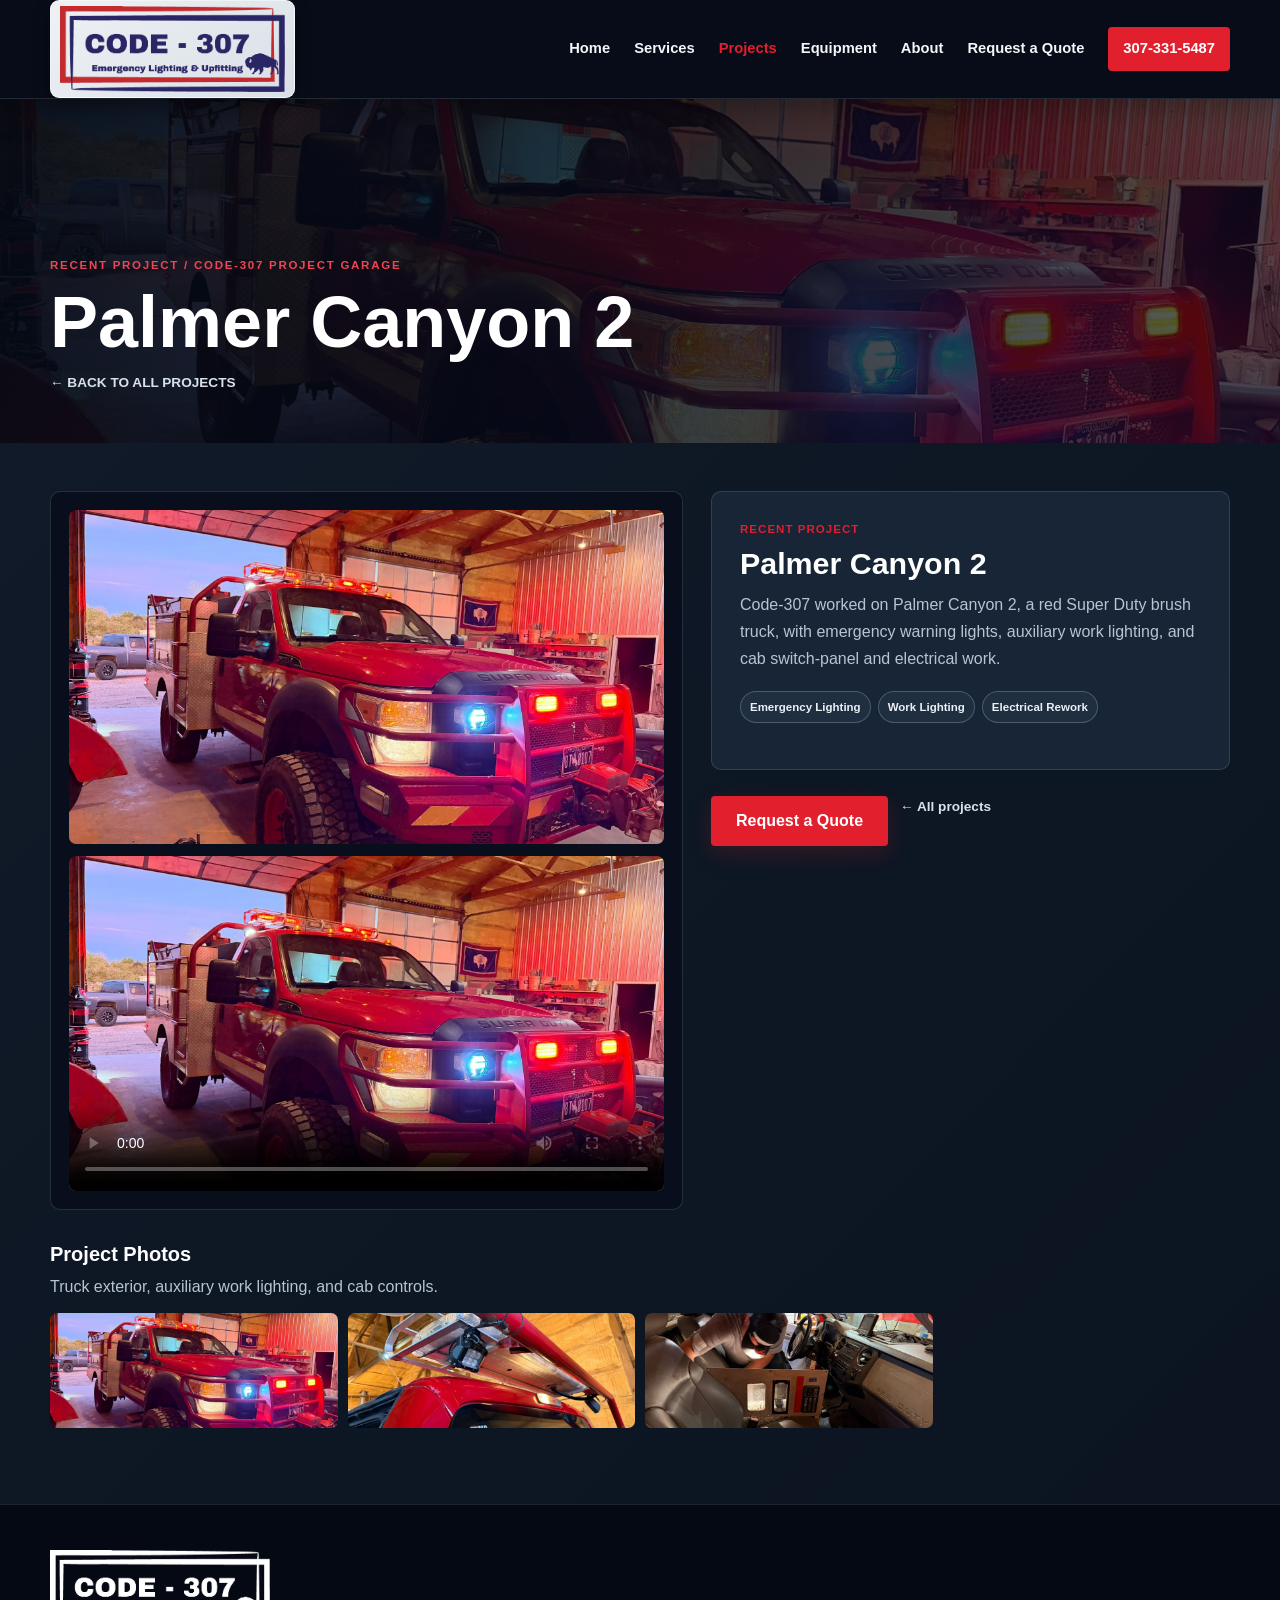
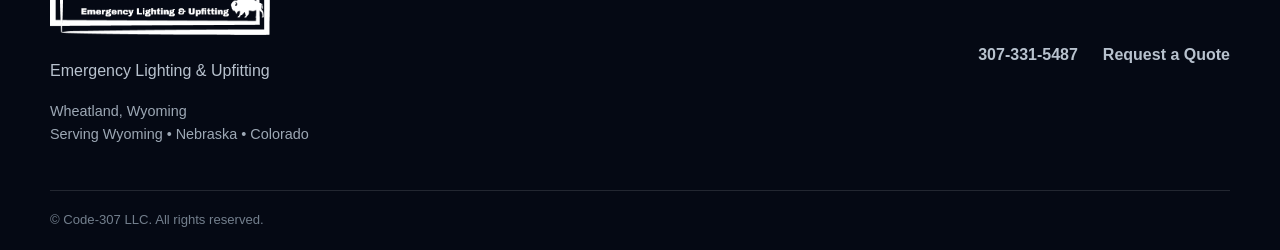
<file: palmer-canyon-2.html>
<!DOCTYPE html><html lang="en"><head><meta charset="UTF-8"><meta name="viewport" content="width=device-width, initial-scale=1.0"><meta name="description" content="Palmer Canyon 2: Code-307 LLC emergency vehicle lighting and upfitting project."><link rel="icon" type="image/png" href="code307-logo.png"><link rel="stylesheet" href="styles.css"><title>Palmer Canyon 2 | Code-307 LLC Project Garage</title><style>
.detail-hero{padding:145px 0 48px;background:linear-gradient(90deg,rgba(3,10,20,.94),rgba(3,10,20,.66)),url('palmer-canyon-2-front.jpg') center/cover no-repeat}.detail-hero h1{color:#fff;font-size:clamp(2.5rem,6vw,4.5rem);line-height:1.02;margin:10px 0}.detail-kicker{color:#f04452;font-size:.72rem;font-weight:900;letter-spacing:.15em}.detail-main{padding:48px 0 76px;background:linear-gradient(135deg,#101a28,#0b1420)}.detail-layout{display:grid;grid-template-columns:minmax(0,1fr) minmax(300px,.82fr);gap:28px;align-items:start}.detail-layout .project-media{border:1px solid rgba(150,174,200,.2);border-radius:10px}.detail-layout .project-media img,.detail-layout .project-media video{height:auto;max-height:440px;object-fit:contain}.detail-layout .project-copy{padding:28px;background:#172536;border:1px solid rgba(150,174,200,.2);border-radius:10px}.detail-layout .project-copy h2{color:#fff}.detail-layout .project-copy p{color:#bdc9d7}.detail-layout .project-gallery-block{margin-top:38px}.detail-layout .project-gallery-heading h3{color:#fff}.detail-layout .project-gallery-grid img{height:170px}.detail-actions{display:flex;gap:12px;flex-wrap:wrap;margin-top:26px}.detail-back{color:#d8e2ed;text-decoration:none;font-weight:800;font-size:.85rem}@media(max-width:850px){.detail-layout{grid-template-columns:1fr}.detail-hero{padding-top:125px}}
</style></head><body><header class="site-header"><div class="container nav-wrap">
<a aria-label="Code-307 LLC home" class="brand" href="index.html"><img alt="Code-307 LLC — Emergency Lighting &amp; Upfitting" src="code307-logo.png"/></a>
<button aria-expanded="false" aria-label="Open menu" class="menu-toggle">☰</button>
<nav aria-label="Main navigation" class="nav">
<a href="index.html">Home</a><a href="services.html">Services</a><a class="active" href="projects.html">Projects</a><a href="equipment.html">Equipment</a><a href="about.html">About</a><a href="quote.html">Request a Quote</a><a class="nav-phone" href="tel:+13073315487">307-331-5487</a>
</nav>
</div></header><main><section class="detail-hero"><div class="container"><p class="detail-kicker">RECENT PROJECT / CODE-307 PROJECT GARAGE</p><h1>Palmer Canyon 2</h1><a class="detail-back" href="projects.html">← BACK TO ALL PROJECTS</a></div></section><section class="detail-main"><div class="container"><div class="detail-layout"><div><div class="project-media">
<img alt="Palmer Canyon 2 fire apparatus with front emergency lighting installed by Code-307" class="main-media" src="palmer-canyon-2-front.jpg"/>
<video controls="" playsinline="" poster="palmer-canyon-2-front.jpg" preload="metadata">
<source src="palmer-canyon-2-upfit.mp4" type="video/mp4"/>
            Your browser does not support HTML5 video.
          </video>
</div></div><div><div class="project-copy">
<div class="project-label">RECENT PROJECT</div>
<h2>Palmer Canyon 2</h2>
<p>Code-307 worked on Palmer Canyon 2, a red Super Duty brush truck, with emergency warning lights, auxiliary work lighting, and cab switch-panel and electrical work.</p>
<div class="project-tags"><span class="project-tag">Emergency Lighting</span><span class="project-tag">Work Lighting</span><span class="project-tag">Electrical Rework</span></div>


</div><div class="detail-actions"><a class="btn btn-primary" href="quote.html">Request a Quote</a><a class="detail-back" href="projects.html">← All projects</a></div></div></div><div class="project-gallery-block">
<div class="project-gallery-heading"><h3>Project Photos</h3><p>Truck exterior, auxiliary work lighting, and cab controls.</p></div>
<div class="project-gallery-grid">
<a href="palmer-canyon-2-front.jpg" rel="noopener" target="_blank"><img alt="Palmer Canyon 2 red Super Duty brush truck with emergency lights illuminated" src="palmer-canyon-2-front.jpg"/></a>
<a href="palmer-canyon-2-work-light.jpg" rel="noopener" target="_blank"><img alt="Auxiliary work light mounted beneath the truck's equipment rack" src="palmer-canyon-2-work-light.jpg"/></a>
<a href="palmer-canyon-2-console.jpg" rel="noopener" target="_blank"><img alt="Code-307 working on the cab switch panel and electrical controls" src="palmer-canyon-2-console.jpg"/></a>
</div>
</div></div></section></main><footer class="footer"><div class="container footer-grid">
<div><img alt="Code-307 LLC logo" class="footer-logo" src="code307-logo.png"/><p>Emergency Lighting &amp; Upfitting</p><p class="footer-area">Wheatland, Wyoming<br/>Serving Wyoming • Nebraska • Colorado</p></div>
<div class="footer-contact"><a href="tel:+13073315487">307-331-5487</a><a href="quote.html">Request a Quote</a></div>
</div><div class="container copyright">© <span id="year"></span> Code-307 LLC. All rights reserved.</div></footer></body></html>
</file>
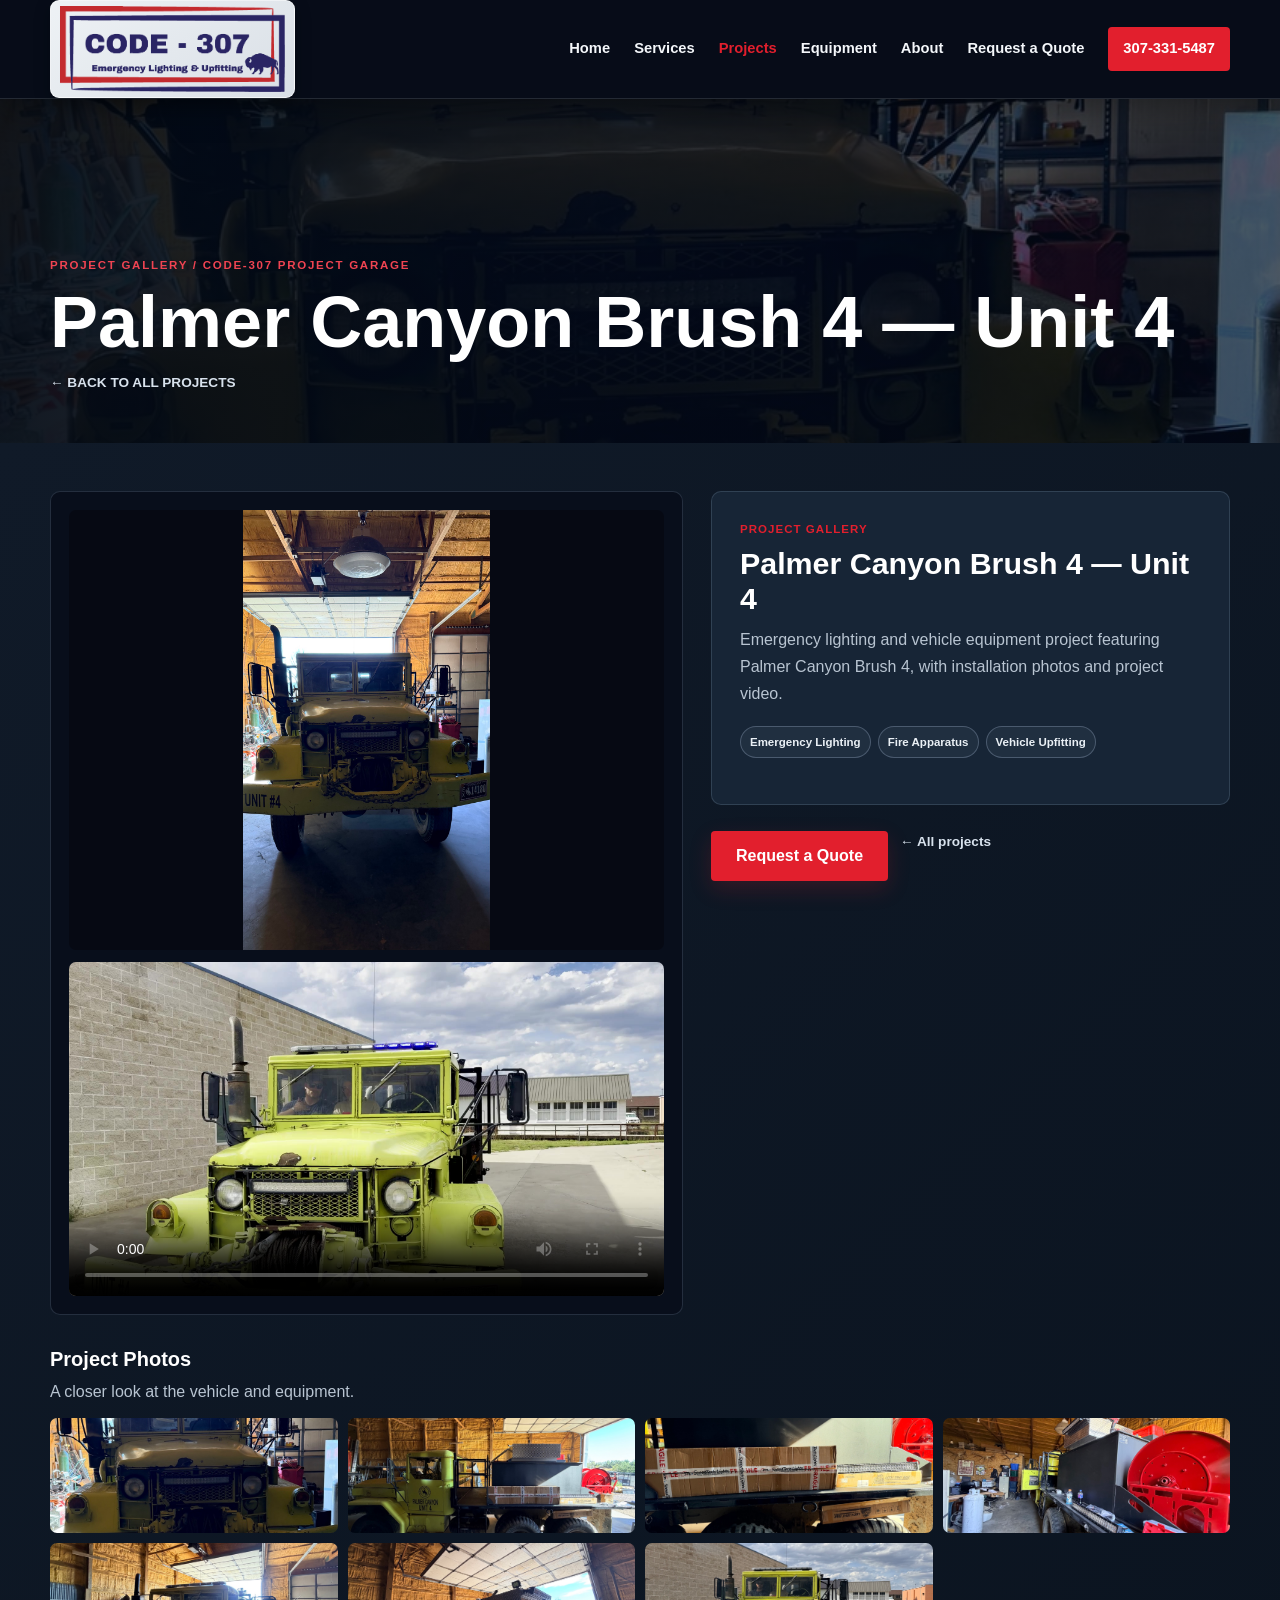
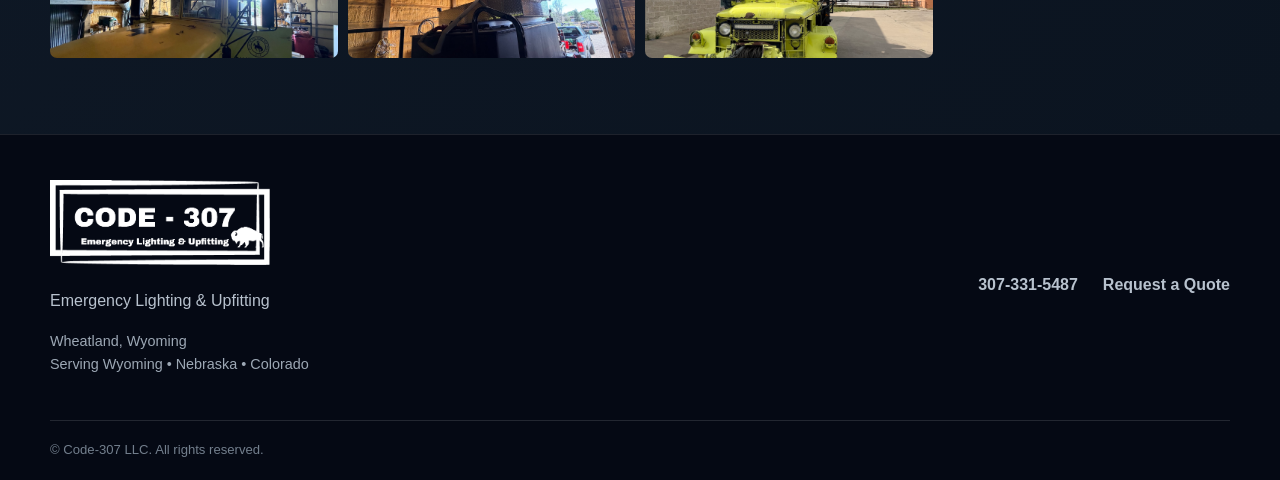
<file: palmer-canyon-brush-4.html>
<!DOCTYPE html><html lang="en"><head><meta charset="UTF-8"><meta name="viewport" content="width=device-width, initial-scale=1.0"><meta name="description" content="Palmer Canyon Brush 4 — Unit 4: Code-307 LLC emergency vehicle lighting and upfitting project."><link rel="icon" type="image/png" href="code307-logo.png"><link rel="stylesheet" href="styles.css"><title>Palmer Canyon Brush 4 — Unit 4 | Code-307 LLC Project Garage</title><style>
.detail-hero{padding:145px 0 48px;background:linear-gradient(90deg,rgba(3,10,20,.94),rgba(3,10,20,.66)),url('palmer-canyon-unit4-01.jpeg') center/cover no-repeat}.detail-hero h1{color:#fff;font-size:clamp(2.5rem,6vw,4.5rem);line-height:1.02;margin:10px 0}.detail-kicker{color:#f04452;font-size:.72rem;font-weight:900;letter-spacing:.15em}.detail-main{padding:48px 0 76px;background:linear-gradient(135deg,#101a28,#0b1420)}.detail-layout{display:grid;grid-template-columns:minmax(0,1fr) minmax(300px,.82fr);gap:28px;align-items:start}.detail-layout .project-media{border:1px solid rgba(150,174,200,.2);border-radius:10px}.detail-layout .project-media img,.detail-layout .project-media video{height:auto;max-height:440px;object-fit:contain}.detail-layout .project-copy{padding:28px;background:#172536;border:1px solid rgba(150,174,200,.2);border-radius:10px}.detail-layout .project-copy h2{color:#fff}.detail-layout .project-copy p{color:#bdc9d7}.detail-layout .project-gallery-block{margin-top:38px}.detail-layout .project-gallery-heading h3{color:#fff}.detail-layout .project-gallery-grid img{height:170px}.detail-actions{display:flex;gap:12px;flex-wrap:wrap;margin-top:26px}.detail-back{color:#d8e2ed;text-decoration:none;font-weight:800;font-size:.85rem}@media(max-width:850px){.detail-layout{grid-template-columns:1fr}.detail-hero{padding-top:125px}}
</style></head><body><header class="site-header"><div class="container nav-wrap">
<a aria-label="Code-307 LLC home" class="brand" href="index.html"><img alt="Code-307 LLC — Emergency Lighting &amp; Upfitting" src="code307-logo.png"/></a>
<button aria-expanded="false" aria-label="Open menu" class="menu-toggle">☰</button>
<nav aria-label="Main navigation" class="nav">
<a href="index.html">Home</a><a href="services.html">Services</a><a class="active" href="projects.html">Projects</a><a href="equipment.html">Equipment</a><a href="about.html">About</a><a href="quote.html">Request a Quote</a><a class="nav-phone" href="tel:+13073315487">307-331-5487</a>
</nav>
</div></header><main><section class="detail-hero"><div class="container"><p class="detail-kicker">PROJECT GALLERY / CODE-307 PROJECT GARAGE</p><h1>Palmer Canyon Brush 4 — Unit 4</h1><a class="detail-back" href="projects.html">← BACK TO ALL PROJECTS</a></div></section><section class="detail-main"><div class="container"><div class="detail-layout"><div><div class="project-media">
<img alt="Palmer Canyon Brush 4 emergency lighting project" class="main-media" src="palmer-canyon-unit4-01.jpeg"/>
<video controls="" playsinline="" poster="palmer-brush4-video-thumbnail.jpg" preload="metadata">
<source src="Palmer-Canyon-Brush-4-Install.mp4" type="video/mp4"/>
            Your browser does not support HTML5 video.
          </video>
</div></div><div><div class="project-copy">
<div class="project-label">PROJECT GALLERY</div>
<h2>Palmer Canyon Brush 4 — Unit 4</h2>
<p>Emergency lighting and vehicle equipment project featuring Palmer Canyon Brush 4, with installation photos and project video.</p>
<div class="project-tags"><span class="project-tag">Emergency Lighting</span><span class="project-tag">Fire Apparatus</span><span class="project-tag">Vehicle Upfitting</span></div>


</div><div class="detail-actions"><a class="btn btn-primary" href="quote.html">Request a Quote</a><a class="detail-back" href="projects.html">← All projects</a></div></div></div><div class="project-gallery-block">
<div class="project-gallery-heading"><h3>Project Photos</h3><p>A closer look at the vehicle and equipment.</p></div>
<div class="project-gallery-grid">
<a href="palmer-canyon-unit4-01.jpeg"><img alt="Palmer Canyon Brush 4 project photo 1" src="palmer-canyon-unit4-01.jpeg"/></a>
<a href="palmer-canyon-unit4-02.jpeg"><img alt="Palmer Canyon Brush 4 project photo 2" src="palmer-canyon-unit4-02.jpeg"/></a>
<a href="palmer-canyon-unit4-03.jpeg"><img alt="Palmer Canyon Brush 4 project photo 3" src="palmer-canyon-unit4-03.jpeg"/></a>
<a href="palmer-canyon-unit4-04.jpeg"><img alt="Palmer Canyon Brush 4 project photo 4" src="palmer-canyon-unit4-04.jpeg"/></a>
<a href="palmer-canyon-unit4-05.jpeg"><img alt="Palmer Canyon Brush 4 project photo 5" src="palmer-canyon-unit4-05.jpeg"/></a>
<a href="palmer-canyon-unit4-06.jpeg"><img alt="Palmer Canyon Brush 4 project photo 6" src="palmer-canyon-unit4-06.jpeg"/></a>
<a href="palmer-canyon-unit4-07.jpeg"><img alt="Palmer Canyon Brush 4 project photo 7" src="palmer-canyon-unit4-07.jpeg"/></a>
</div>
</div></div></section></main><footer class="footer"><div class="container footer-grid">
<div><img alt="Code-307 LLC logo" class="footer-logo" src="code307-logo.png"/><p>Emergency Lighting &amp; Upfitting</p><p class="footer-area">Wheatland, Wyoming<br/>Serving Wyoming • Nebraska • Colorado</p></div>
<div class="footer-contact"><a href="tel:+13073315487">307-331-5487</a><a href="quote.html">Request a Quote</a></div>
</div><div class="container copyright">© <span id="year"></span> Code-307 LLC. All rights reserved.</div></footer></body></html>
</file>
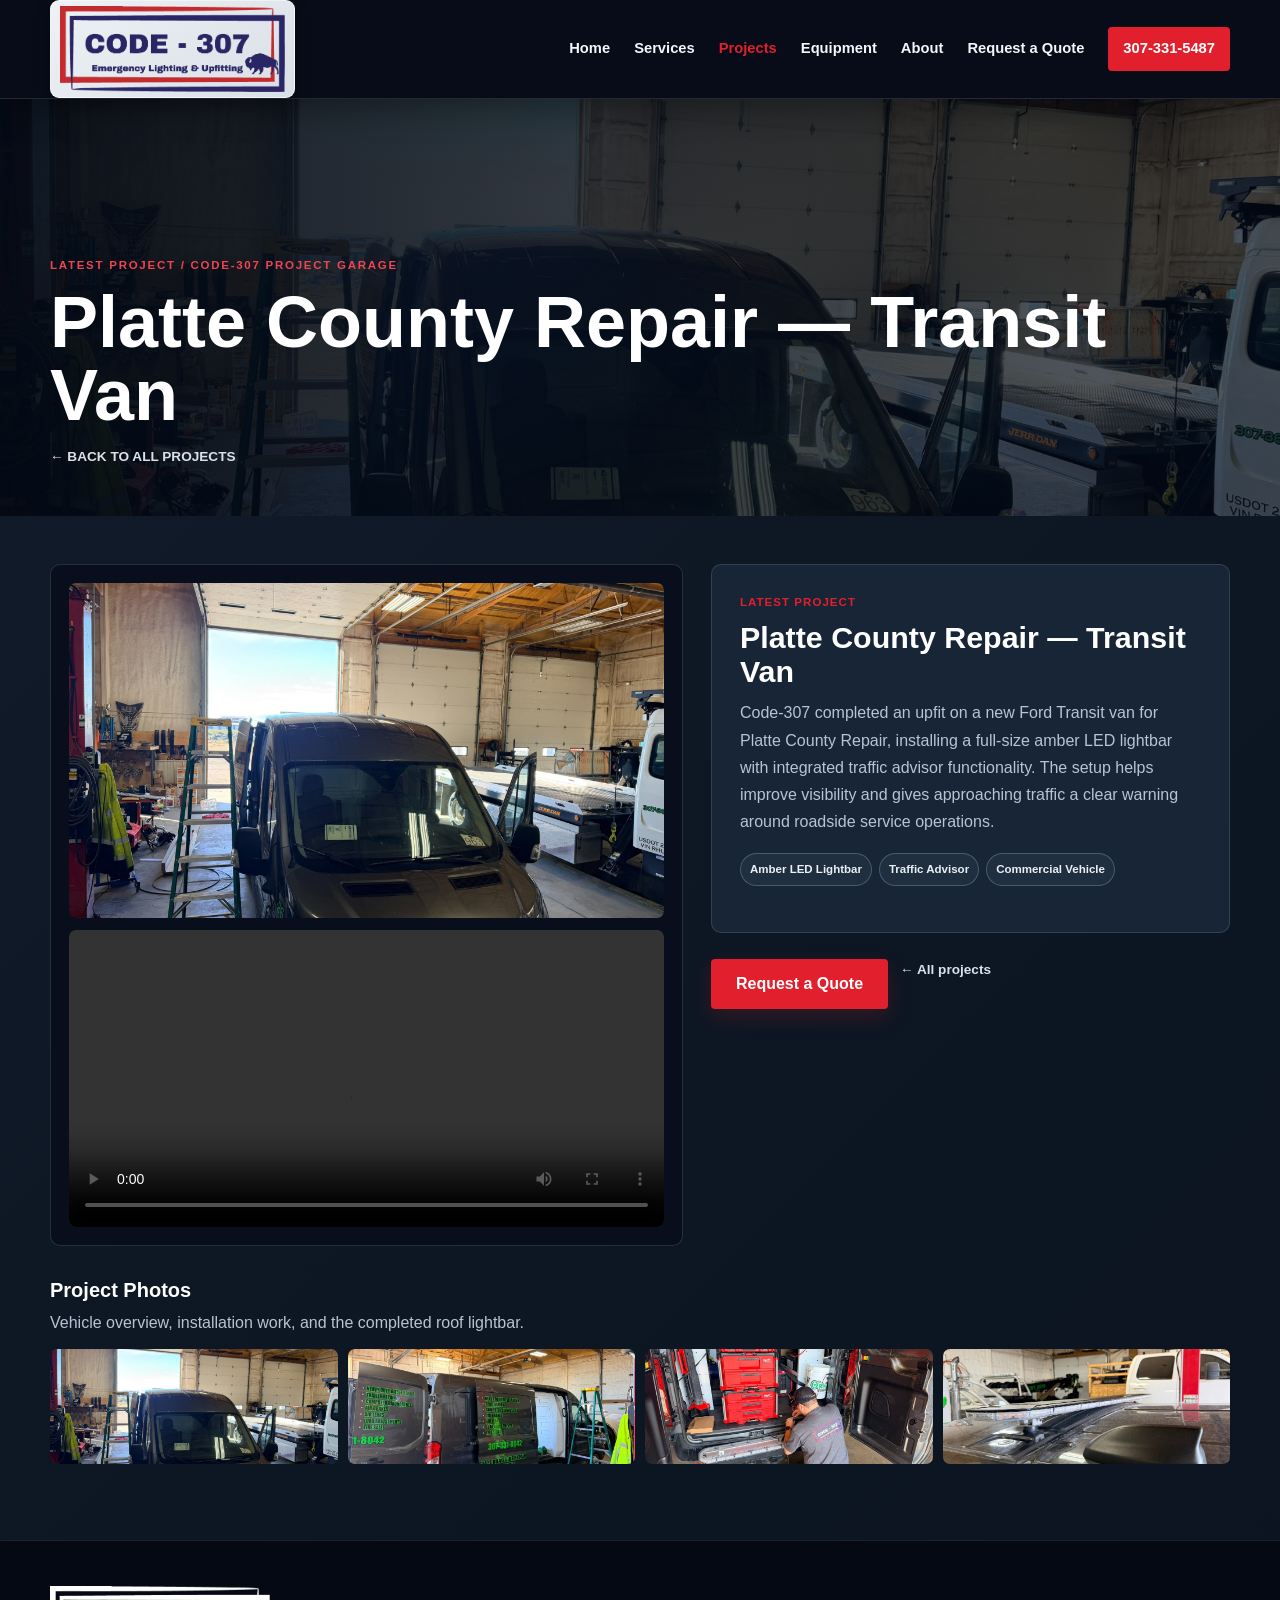
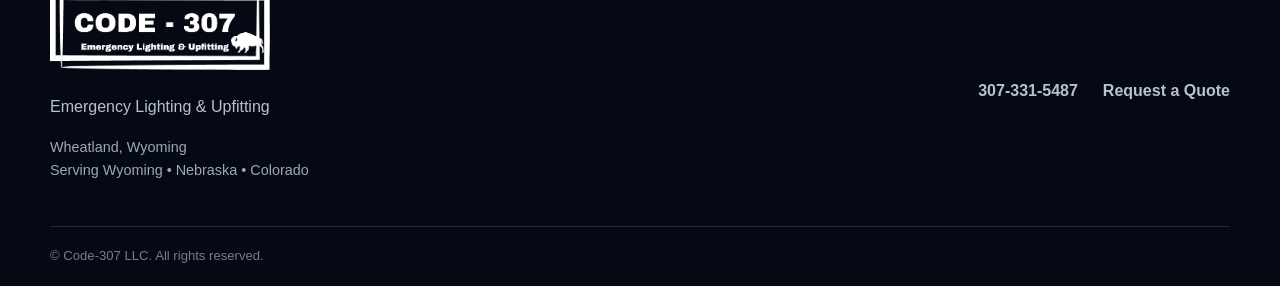
<file: platte-county-repair-transit.html>
<!DOCTYPE html><html lang="en"><head><meta charset="UTF-8"><meta name="viewport" content="width=device-width, initial-scale=1.0"><meta name="description" content="Platte County Repair — Transit Van: Code-307 LLC emergency vehicle lighting and upfitting project."><link rel="icon" type="image/png" href="code307-logo.png"><link rel="stylesheet" href="styles.css"><title>Platte County Repair — Transit Van | Code-307 LLC Project Garage</title><style>
.detail-hero{padding:145px 0 48px;background:linear-gradient(90deg,rgba(3,10,20,.94),rgba(3,10,20,.66)),url('platt-county-repair-transit-front.jpg') center/cover no-repeat}.detail-hero h1{color:#fff;font-size:clamp(2.5rem,6vw,4.5rem);line-height:1.02;margin:10px 0}.detail-kicker{color:#f04452;font-size:.72rem;font-weight:900;letter-spacing:.15em}.detail-main{padding:48px 0 76px;background:linear-gradient(135deg,#101a28,#0b1420)}.detail-layout{display:grid;grid-template-columns:minmax(0,1fr) minmax(300px,.82fr);gap:28px;align-items:start}.detail-layout .project-media{border:1px solid rgba(150,174,200,.2);border-radius:10px}.detail-layout .project-media img,.detail-layout .project-media video{height:auto;max-height:440px;object-fit:contain}.detail-layout .project-copy{padding:28px;background:#172536;border:1px solid rgba(150,174,200,.2);border-radius:10px}.detail-layout .project-copy h2{color:#fff}.detail-layout .project-copy p{color:#bdc9d7}.detail-layout .project-gallery-block{margin-top:38px}.detail-layout .project-gallery-heading h3{color:#fff}.detail-layout .project-gallery-grid img{height:170px}.detail-actions{display:flex;gap:12px;flex-wrap:wrap;margin-top:26px}.detail-back{color:#d8e2ed;text-decoration:none;font-weight:800;font-size:.85rem}@media(max-width:850px){.detail-layout{grid-template-columns:1fr}.detail-hero{padding-top:125px}}
</style></head><body><header class="site-header"><div class="container nav-wrap">
<a aria-label="Code-307 LLC home" class="brand" href="index.html"><img alt="Code-307 LLC — Emergency Lighting &amp; Upfitting" src="code307-logo.png"/></a>
<button aria-expanded="false" aria-label="Open menu" class="menu-toggle">☰</button>
<nav aria-label="Main navigation" class="nav">
<a href="index.html">Home</a><a href="services.html">Services</a><a class="active" href="projects.html">Projects</a><a href="equipment.html">Equipment</a><a href="about.html">About</a><a href="quote.html">Request a Quote</a><a class="nav-phone" href="tel:+13073315487">307-331-5487</a>
</nav>
</div></header><main><section class="detail-hero"><div class="container"><p class="detail-kicker">LATEST PROJECT / CODE-307 PROJECT GARAGE</p><h1>Platte County Repair — Transit Van</h1><a class="detail-back" href="projects.html">← BACK TO ALL PROJECTS</a></div></section><section class="detail-main"><div class="container"><div class="detail-layout"><div><div class="project-media">
<img alt="Ford Transit van prepared for Platte County Repair with amber warning lightbar installed by Code-307" class="main-media" src="platt-county-repair-transit-front.jpg"/>
<video controls="" playsinline="" preload="metadata">
<source src="platt-county-repair-transit-upfit.mp4" type="video/mp4"/>
            Your browser does not support HTML5 video.
          </video>
</div></div><div><div class="project-copy">
<div class="project-label">LATEST PROJECT</div>
<h2>Platte County Repair — Transit Van</h2>
<p>Code-307 completed an upfit on a new Ford Transit van for Platte County Repair, installing a full-size amber LED lightbar with integrated traffic advisor functionality. The setup helps improve visibility and gives approaching traffic a clear warning around roadside service operations.</p>
<div class="project-tags"><span class="project-tag">Amber LED Lightbar</span><span class="project-tag">Traffic Advisor</span><span class="project-tag">Commercial Vehicle</span></div>


</div><div class="detail-actions"><a class="btn btn-primary" href="quote.html">Request a Quote</a><a class="detail-back" href="projects.html">← All projects</a></div></div></div><div class="project-gallery-block">
<div class="project-gallery-heading"><h3>Project Photos</h3><p>Vehicle overview, installation work, and the completed roof lightbar.</p></div>
<div class="project-gallery-grid">
<a href="platt-county-repair-transit-front.jpg" rel="noopener" target="_blank"><img alt="Front view of the new Platte County Repair Transit van" src="platt-county-repair-transit-front.jpg"/></a>
<a href="platt-county-repair-transit-side.jpg" rel="noopener" target="_blank"><img alt="Side view of the Transit van during the upfit" src="platt-county-repair-transit-side.jpg"/></a>
<a href="platt-county-repair-transit-install.jpg" rel="noopener" target="_blank"><img alt="Code-307 working on the rear of the Transit van during installation" src="platt-county-repair-transit-install.jpg"/></a>
<a href="platt-county-repair-transit-lightbar.jpg" rel="noopener" target="_blank"><img alt="Close-up of the full-size amber LED lightbar mounted on the Transit roof" src="platt-county-repair-transit-lightbar.jpg"/></a>
</div>
</div></div></section></main><footer class="footer"><div class="container footer-grid">
<div><img alt="Code-307 LLC logo" class="footer-logo" src="code307-logo.png"/><p>Emergency Lighting &amp; Upfitting</p><p class="footer-area">Wheatland, Wyoming<br/>Serving Wyoming • Nebraska • Colorado</p></div>
<div class="footer-contact"><a href="tel:+13073315487">307-331-5487</a><a href="quote.html">Request a Quote</a></div>
</div><div class="container copyright">© <span id="year"></span> Code-307 LLC. All rights reserved.</div></footer></body></html>
</file>
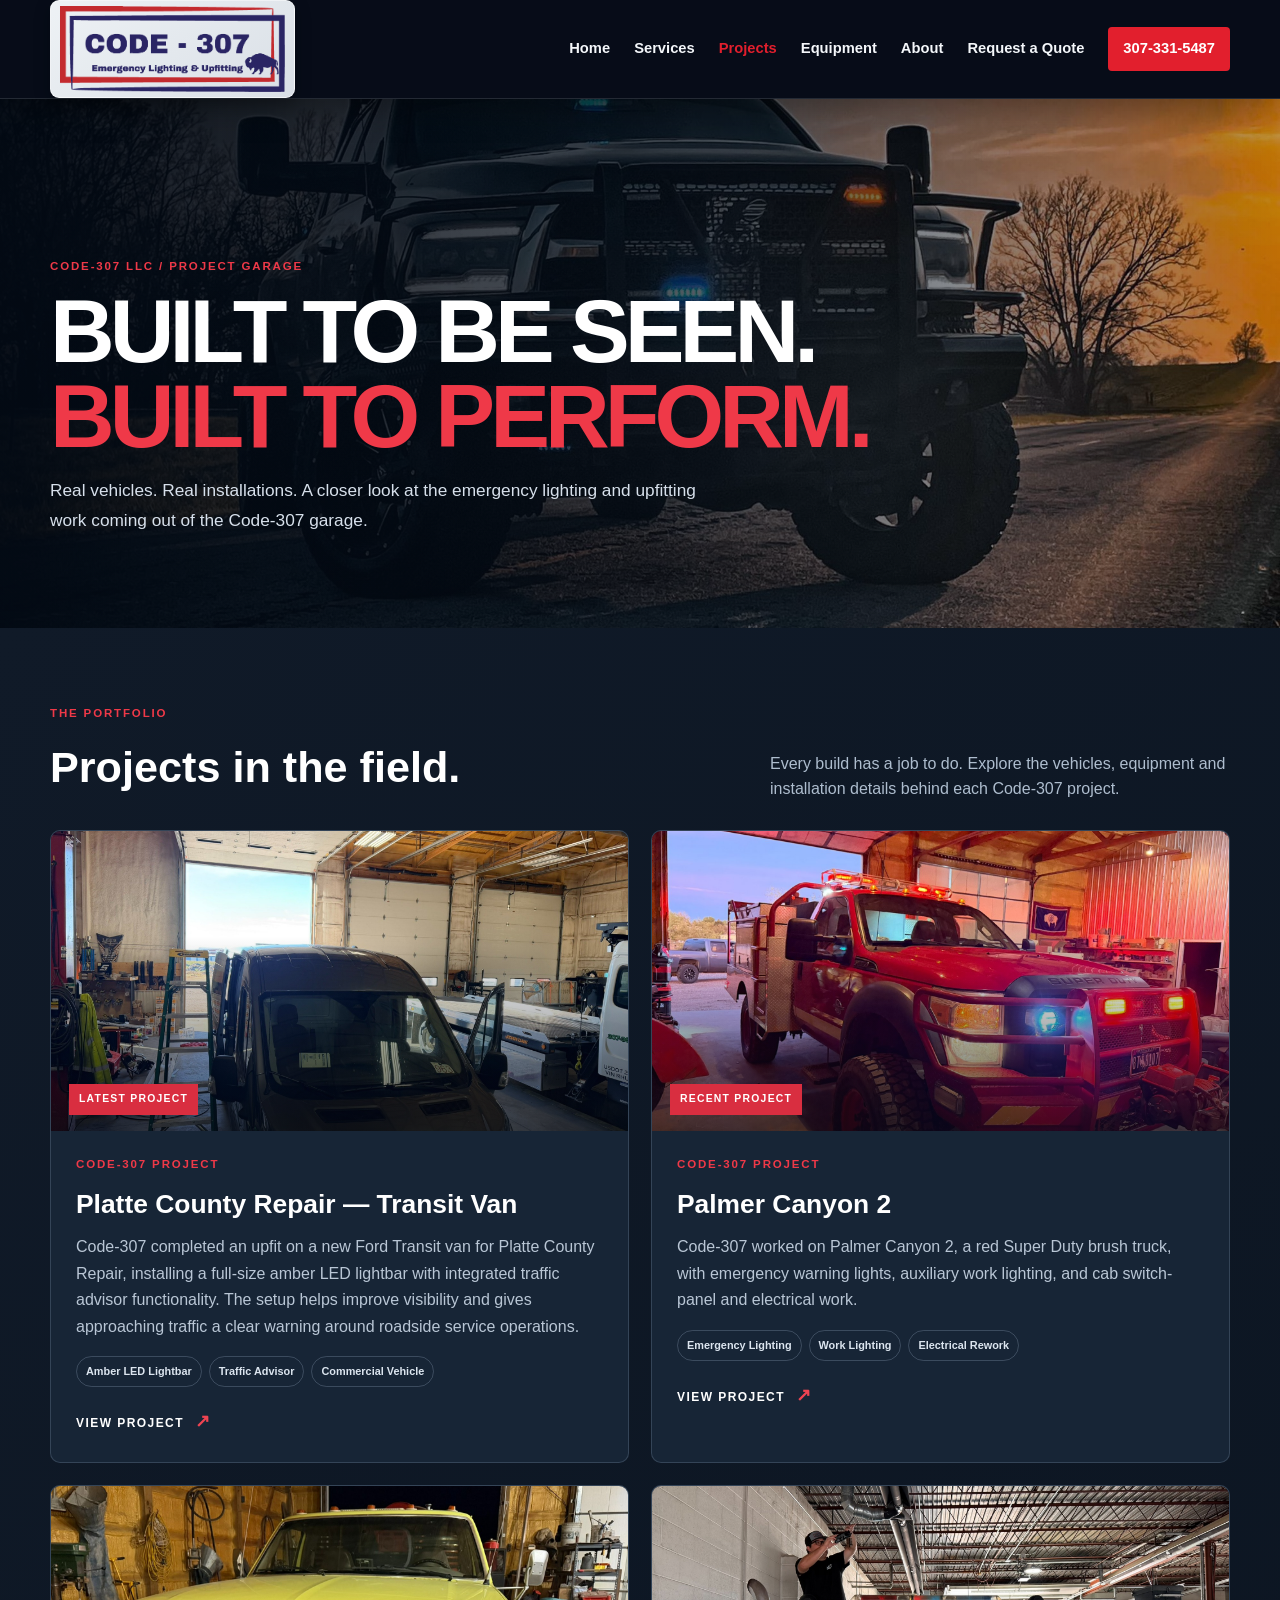
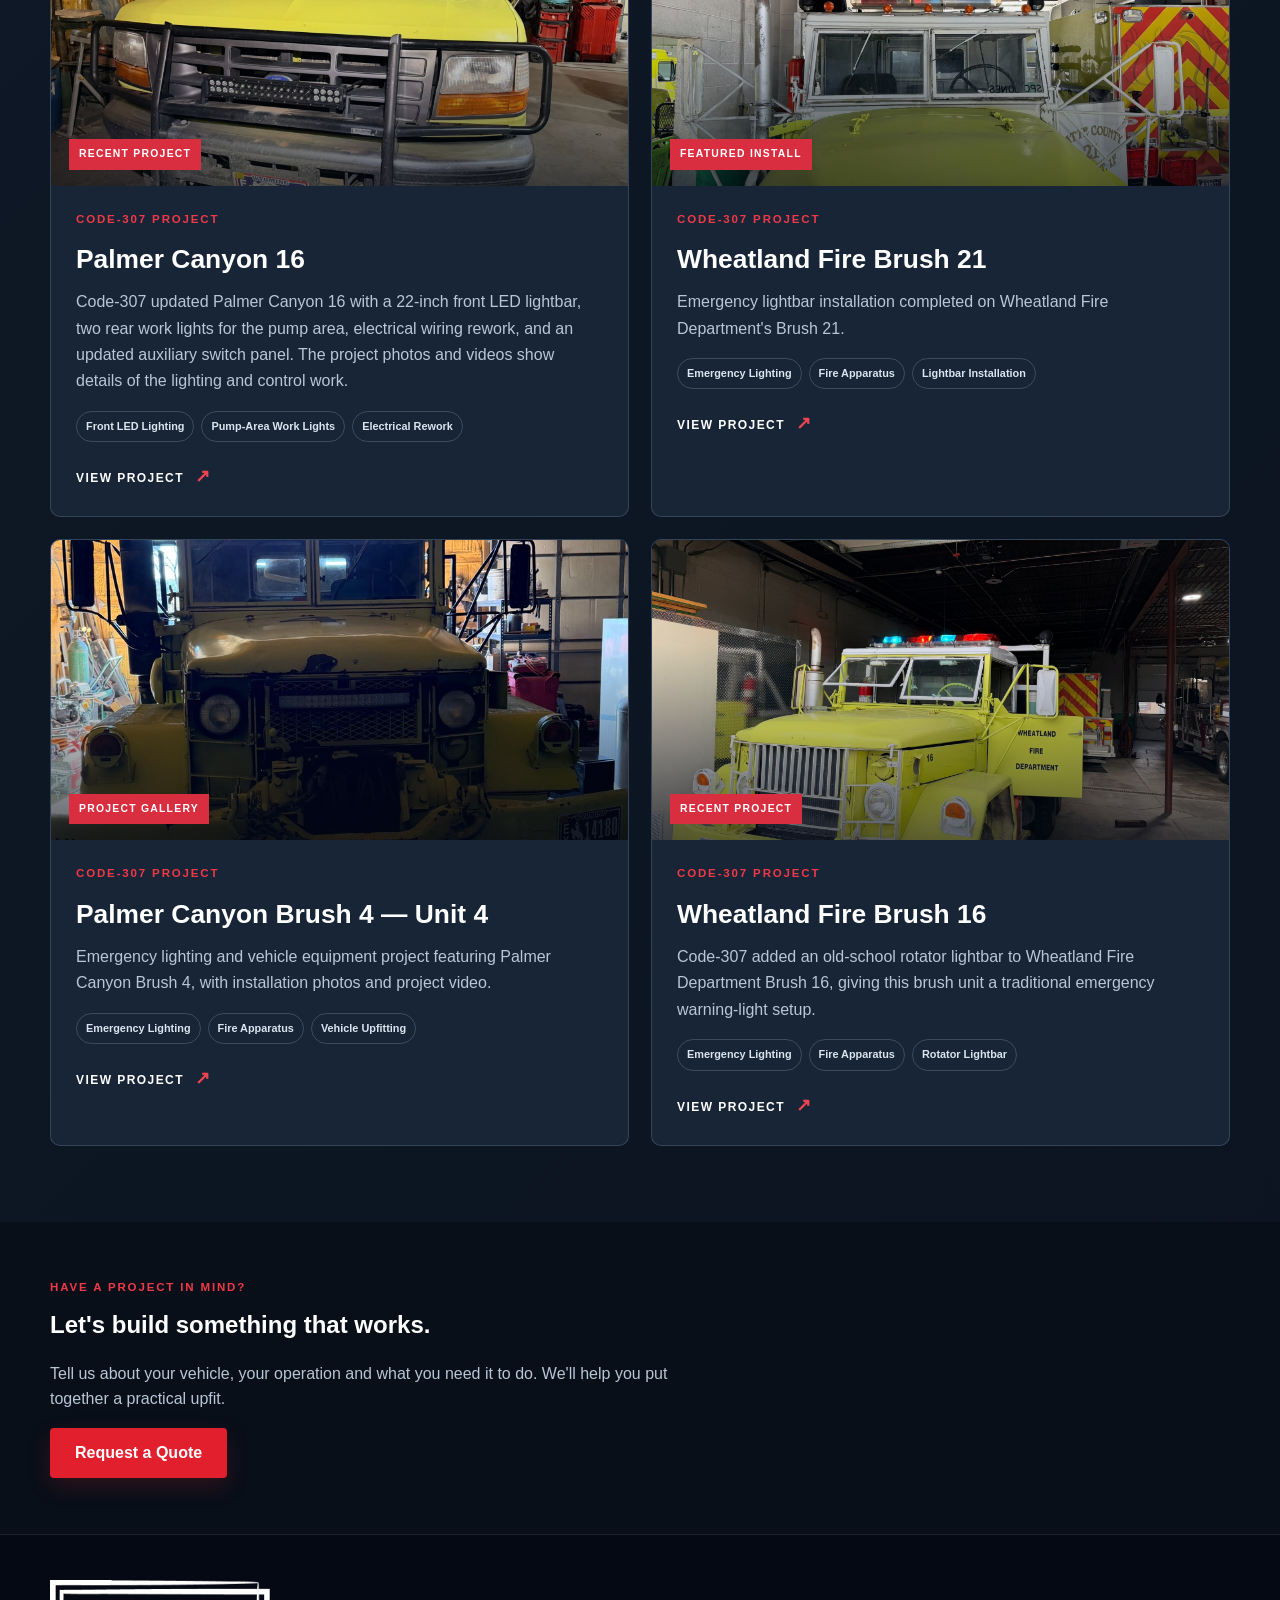
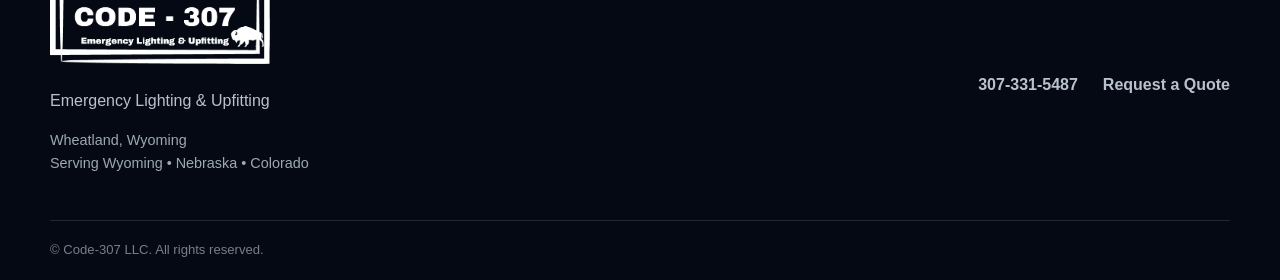
<file: projects.html>
<!DOCTYPE html><html lang="en"><head><meta charset="UTF-8"><meta name="viewport" content="width=device-width, initial-scale=1.0"><meta name="description" content="Explore completed emergency vehicle lighting and upfitting projects by Code-307 LLC."><link rel="icon" type="image/png" href="code307-logo.png"><link rel="stylesheet" href="styles.css"><title>Project Garage | Code-307 LLC</title><style>
.garage-hero{padding:158px 0 76px;position:relative;background:linear-gradient(90deg,rgba(3,10,20,.96),rgba(3,10,20,.70),rgba(3,10,20,.25)),url('code307-top-hero.jpg') center/cover no-repeat}.garage-hero .container{max-width:1200px}.garage-hero h1{font-size:clamp(3rem,7vw,6rem);line-height:.95;letter-spacing:-.055em;color:#fff;margin:12px 0}.garage-hero h1 span{color:#ef3948}.garage-hero p{color:#d7e0eb;max-width:680px;font-size:1.08rem;line-height:1.7}.garage-kicker{font-size:.72rem!important;font-weight:900;letter-spacing:.16em;color:#ef3948!important;margin:0 0 10px!important}.garage-intro{max-width:740px;color:#b9c6d5;line-height:1.7}.garage-section{padding:76px 0;background:linear-gradient(135deg,#101a28,#0b1420)}.garage-heading{display:flex;align-items:end;justify-content:space-between;gap:24px;margin-bottom:28px}.garage-heading h2{color:#fff;font-size:clamp(1.8rem,4vw,2.7rem);margin:0}.garage-heading p{color:#aebdce;max-width:460px;margin:0;line-height:1.6}.garage-grid{display:grid;grid-template-columns:repeat(2,minmax(0,1fr));gap:22px}.garage-card{display:block;text-decoration:none!important;background:#172536;border:1px solid rgba(155,177,203,.22);border-radius:10px;overflow:hidden;transition:transform .22s,border-color .22s,box-shadow .22s}.garage-card:hover{transform:translateY(-5px);border-color:#e33b49;box-shadow:0 20px 40px rgba(0,0,0,.28)}.garage-card-image{height:300px;position:relative;background:#07101c;overflow:hidden}.garage-card-image:after{content:"";position:absolute;inset:35% 0 0;background:linear-gradient(transparent,rgba(3,8,16,.65))}.garage-card-image img{width:100%;height:100%;object-fit:cover;display:block;transition:transform .35s}.garage-card:hover .garage-card-image img{transform:scale(1.035)}.garage-card-mark{position:absolute;z-index:1;left:18px;bottom:16px;background:#d92e40;color:#fff;font-size:.65rem;font-weight:900;letter-spacing:.12em;padding:7px 10px}.garage-card-copy{padding:24px 25px 26px}.garage-card-copy h2{color:#fff;font-size:1.65rem;margin:0 0 9px}.garage-card-copy>p:not(.garage-kicker){color:#b9c6d5;line-height:1.65;margin:0 0 16px}.garage-tags{display:flex;flex-wrap:wrap;gap:7px;margin-bottom:20px}.garage-tags span{font-size:.68rem;font-weight:800;color:#dce5ef;border:1px solid rgba(167,187,209,.25);border-radius:99px;padding:6px 9px}.garage-link{color:#fff;font-size:.75rem;font-weight:900;letter-spacing:.12em}.garage-link b{color:#f04452;font-size:1.1rem;margin-left:6px}.garage-bottom{padding:56px 0;background:#080f19}.garage-bottom h2{color:#fff;margin:0 0 8px}.garage-bottom p{color:#b9c6d5;max-width:680px;line-height:1.6}@media(max-width:760px){.garage-grid{grid-template-columns:1fr}.garage-card-image{height:245px}.garage-heading{display:block}.garage-hero{padding:130px 0 58px}}
</style></head><body><header class="site-header"><div class="container nav-wrap">
<a aria-label="Code-307 LLC home" class="brand" href="index.html"><img alt="Code-307 LLC — Emergency Lighting &amp; Upfitting" src="code307-logo.png"/></a>
<button aria-expanded="false" aria-label="Open menu" class="menu-toggle">☰</button>
<nav aria-label="Main navigation" class="nav">
<a href="index.html">Home</a><a href="services.html">Services</a><a class="active" href="projects.html">Projects</a><a href="equipment.html">Equipment</a><a href="about.html">About</a><a href="quote.html">Request a Quote</a><a class="nav-phone" href="tel:+13073315487">307-331-5487</a>
</nav>
</div></header><main><section class="garage-hero"><div class="container"><p class="garage-kicker">CODE-307 LLC / PROJECT GARAGE</p><h1>BUILT TO BE SEEN.<br><span>BUILT TO PERFORM.</span></h1><p>Real vehicles. Real installations. A closer look at the emergency lighting and upfitting work coming out of the Code-307 garage.</p></div></section><section class="garage-section"><div class="container"><div class="garage-heading"><div><p class="garage-kicker">THE PORTFOLIO</p><h2>Projects in the field.</h2></div><p>Every build has a job to do. Explore the vehicles, equipment and installation details behind each Code-307 project.</p></div><div class="garage-grid"><a class="garage-card" href="platte-county-repair-transit.html"><div class="garage-card-image"><img src="platt-county-repair-transit-front.jpg" alt="Platte County Repair — Transit Van project photograph" loading="lazy"><span class="garage-card-mark">LATEST PROJECT</span></div><div class="garage-card-copy"><p class="garage-kicker">CODE-307 PROJECT</p><h2>Platte County Repair — Transit Van</h2><p>Code-307 completed an upfit on a new Ford Transit van for Platte County Repair, installing a full-size amber LED lightbar with integrated traffic advisor functionality. The setup helps improve visibility and gives approaching traffic a clear warning around roadside service operations.</p><div class="garage-tags"><span>Amber LED Lightbar</span><span>Traffic Advisor</span><span>Commercial Vehicle</span></div><span class="garage-link">VIEW PROJECT <b>↗</b></span></div></a><a class="garage-card" href="palmer-canyon-2.html"><div class="garage-card-image"><img src="palmer-canyon-2-front.jpg" alt="Palmer Canyon 2 project photograph" loading="lazy"><span class="garage-card-mark">RECENT PROJECT</span></div><div class="garage-card-copy"><p class="garage-kicker">CODE-307 PROJECT</p><h2>Palmer Canyon 2</h2><p>Code-307 worked on Palmer Canyon 2, a red Super Duty brush truck, with emergency warning lights, auxiliary work lighting, and cab switch-panel and electrical work.</p><div class="garage-tags"><span>Emergency Lighting</span><span>Work Lighting</span><span>Electrical Rework</span></div><span class="garage-link">VIEW PROJECT <b>↗</b></span></div></a><a class="garage-card" href="palmer-canyon-16.html"><div class="garage-card-image"><img src="palmer-canyon-16-front.jpg" alt="Palmer Canyon 16 project photograph" loading="lazy"><span class="garage-card-mark">RECENT PROJECT</span></div><div class="garage-card-copy"><p class="garage-kicker">CODE-307 PROJECT</p><h2>Palmer Canyon 16</h2><p>Code-307 updated Palmer Canyon 16 with a 22-inch front LED lightbar, two rear work lights for the pump area, electrical wiring rework, and an updated auxiliary switch panel. The project photos and videos show details of the lighting and control work.</p><div class="garage-tags"><span>Front LED Lighting</span><span>Pump-Area Work Lights</span><span>Electrical Rework</span></div><span class="garage-link">VIEW PROJECT <b>↗</b></span></div></a><a class="garage-card" href="wheatland-fire-brush-21.html"><div class="garage-card-image"><img src="brush-21-lightbar-install.jpg" alt="Wheatland Fire Brush 21 project photograph" loading="lazy"><span class="garage-card-mark">FEATURED INSTALL</span></div><div class="garage-card-copy"><p class="garage-kicker">CODE-307 PROJECT</p><h2>Wheatland Fire Brush 21</h2><p>Emergency lightbar installation completed on Wheatland Fire Department's Brush 21.</p><div class="garage-tags"><span>Emergency Lighting</span><span>Fire Apparatus</span><span>Lightbar Installation</span></div><span class="garage-link">VIEW PROJECT <b>↗</b></span></div></a><a class="garage-card" href="palmer-canyon-brush-4.html"><div class="garage-card-image"><img src="palmer-canyon-unit4-01.jpeg" alt="Palmer Canyon Brush 4 — Unit 4 project photograph" loading="lazy"><span class="garage-card-mark">PROJECT GALLERY</span></div><div class="garage-card-copy"><p class="garage-kicker">CODE-307 PROJECT</p><h2>Palmer Canyon Brush 4 — Unit 4</h2><p>Emergency lighting and vehicle equipment project featuring Palmer Canyon Brush 4, with installation photos and project video.</p><div class="garage-tags"><span>Emergency Lighting</span><span>Fire Apparatus</span><span>Vehicle Upfitting</span></div><span class="garage-link">VIEW PROJECT <b>↗</b></span></div></a><a class="garage-card" href="wheatland-fire-brush-16.html"><div class="garage-card-image"><img src="brush-16-completed.jpg" alt="Wheatland Fire Brush 16 project photograph" loading="lazy"><span class="garage-card-mark">RECENT PROJECT</span></div><div class="garage-card-copy"><p class="garage-kicker">CODE-307 PROJECT</p><h2>Wheatland Fire Brush 16</h2><p>Code-307 added an old-school rotator lightbar to Wheatland Fire Department Brush 16, giving this brush unit a traditional emergency warning-light setup.</p><div class="garage-tags"><span>Emergency Lighting</span><span>Fire Apparatus</span><span>Rotator Lightbar</span></div><span class="garage-link">VIEW PROJECT <b>↗</b></span></div></a></div></div></section><section class="garage-bottom"><div class="container"><p class="garage-kicker">HAVE A PROJECT IN MIND?</p><h2>Let's build something that works.</h2><p>Tell us about your vehicle, your operation and what you need it to do. We'll help you put together a practical upfit.</p><a class="btn btn-primary" href="quote.html">Request a Quote</a></div></section></main><footer class="footer"><div class="container footer-grid">
<div><img alt="Code-307 LLC logo" class="footer-logo" src="code307-logo.png"/><p>Emergency Lighting &amp; Upfitting</p><p class="footer-area">Wheatland, Wyoming<br/>Serving Wyoming • Nebraska • Colorado</p></div>
<div class="footer-contact"><a href="tel:+13073315487">307-331-5487</a><a href="quote.html">Request a Quote</a></div>
</div><div class="container copyright">© <span id="year"></span> Code-307 LLC. All rights reserved.</div></footer></body></html>
</file>
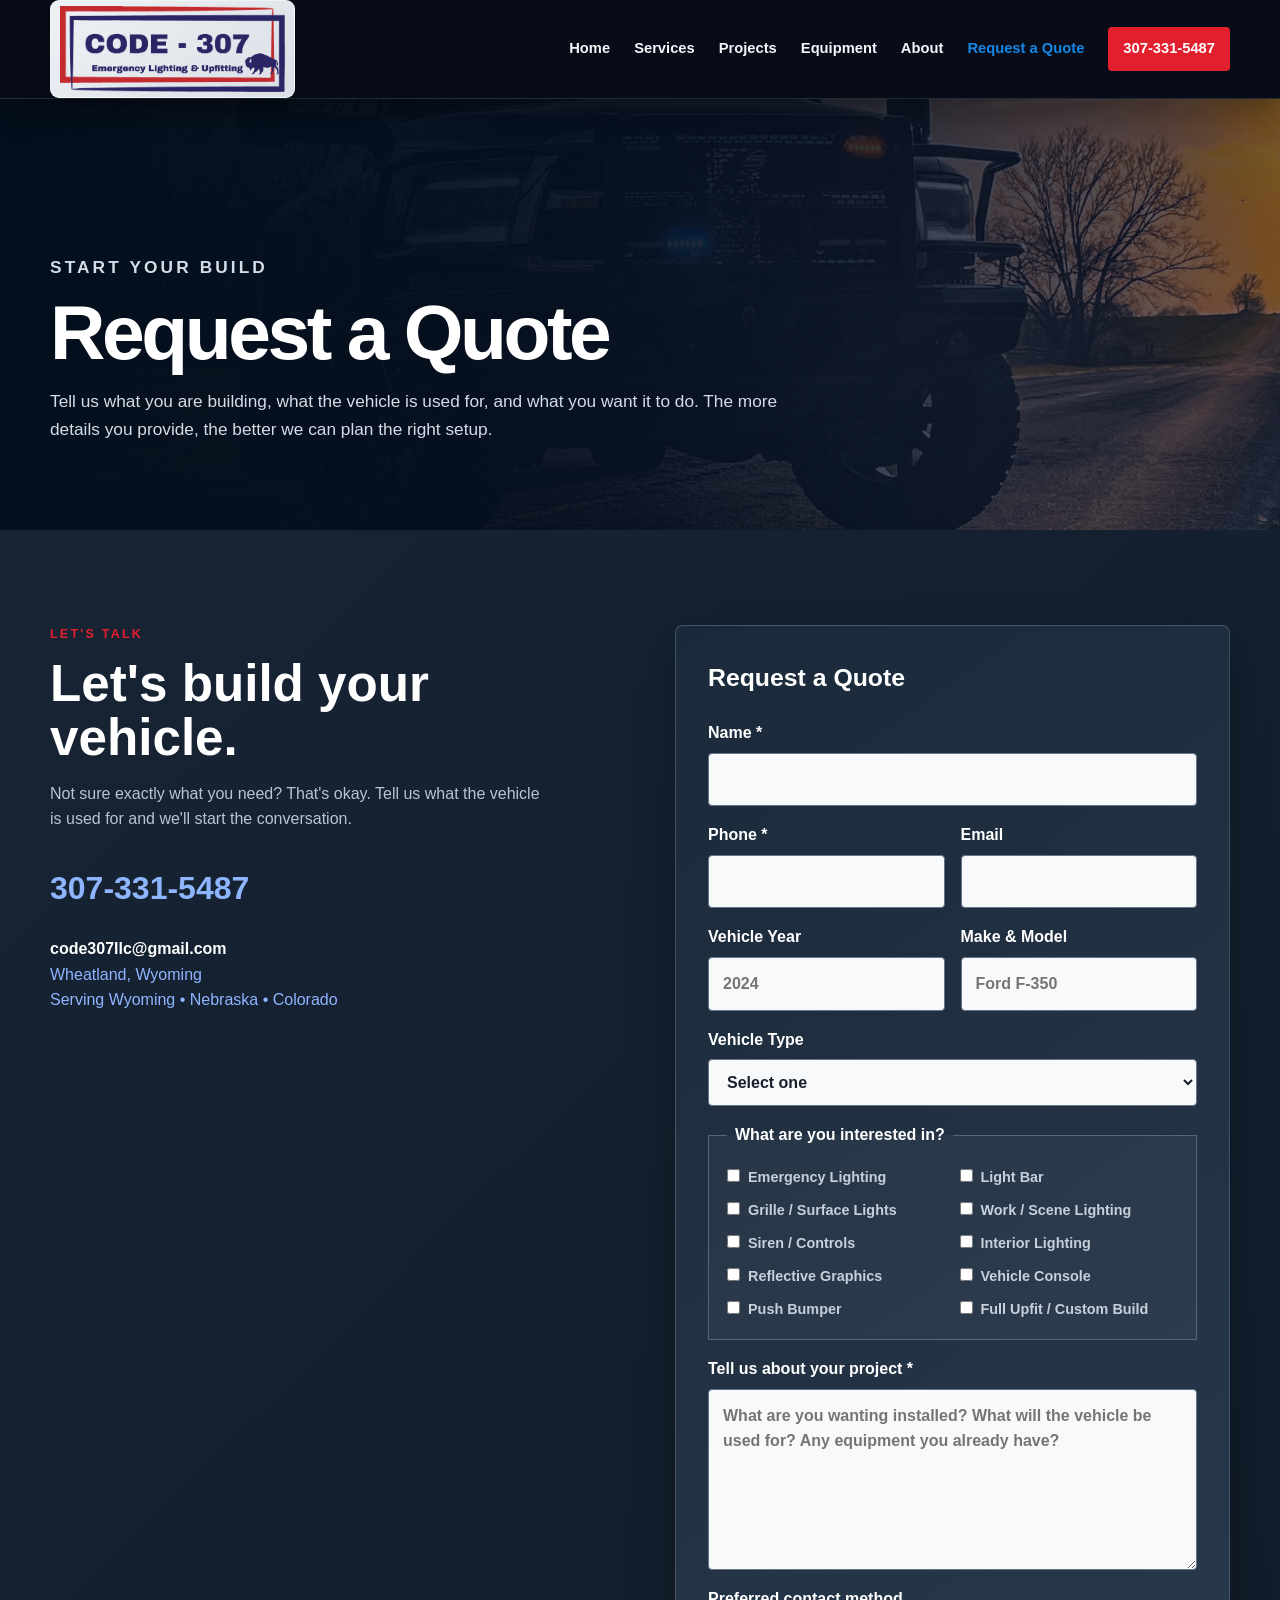
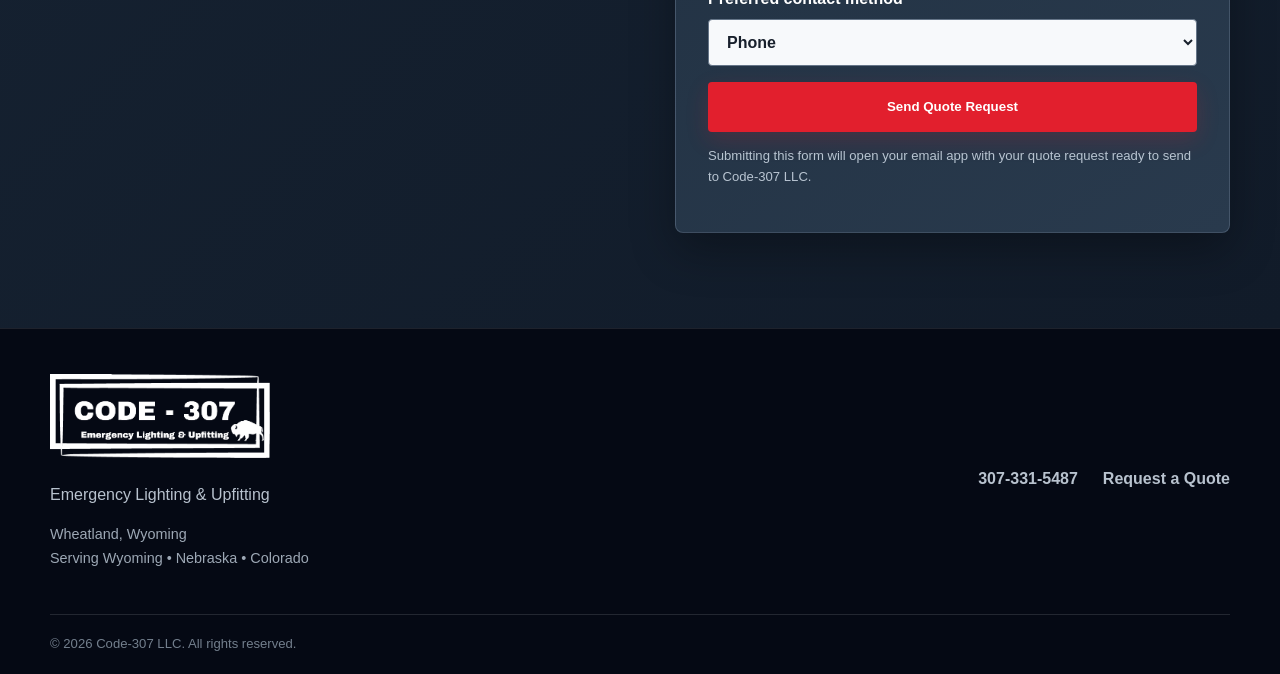
<file: quote.html>
<!DOCTYPE html>
<html lang="en">
<head><meta charset="UTF-8">
<meta name="viewport" content="width=device-width, initial-scale=1.0">
<meta name="description" content="Code-307 LLC — Emergency Lighting & Upfitting. Professional vehicle lighting, work lighting, sirens, reflective graphics, consoles and push bumpers.">
<link rel="icon" type="image/png" href="code307-logo.png">
<link rel="stylesheet" href="styles.css">
<style>
.code307-hero,.hero,.hero-section,header.hero{
  background-image:url('code307-top-hero.jpg') !important;
  background-size:cover !important;
  background-position:center center !important;
  background-repeat:no-repeat !important;
}
</style><title>Code-307 LLC | Request a Quote</title>
<style>
.nav a.active{color:#1688e8;}
.page-hero{padding:155px 0 70px;background:#07192d;position:relative;overflow:hidden;}
.page-hero:after{content:"";position:absolute;inset:0;background:linear-gradient(90deg,rgba(4,15,29,.96),rgba(4,15,29,.70),rgba(4,15,29,.35));pointer-events:none;}
.page-hero .container{position:relative;z-index:1;}
.page-hero h1{color:#fff;font-size:clamp(2.8rem,6vw,5rem);margin:.1em 0 .2em;}
.page-hero p{color:#d4dce7;max-width:760px;font-size:1.08rem;line-height:1.6;}
.subpage-cta{background:#07192d;color:#fff;padding:55px 0;}
.subpage-cta h2{color:#fff;margin-top:0;}
.subpage-cta p{color:#cbd5e1;}
.link-row{display:flex;gap:14px;flex-wrap:wrap;margin-top:22px;}
@media(max-width:700px){.page-hero{padding:130px 0 55px;}}
</style>
</head>
<body>
<header class="site-header">
  <div class="container nav-wrap">
    <a class="brand" href="index.html" aria-label="Code-307 LLC home"><img src="code307-logo.png" alt="Code-307 LLC — Emergency Lighting & Upfitting"></a>
    <button class="menu-toggle" aria-label="Open menu" aria-expanded="false">☰</button>
    <nav class="nav" aria-label="Main navigation">
      <a href="index.html" class="">Home</a>
      <a href="services.html" class="">Services</a>
      <a href="projects.html" class="">Projects</a>
      <a href="equipment.html" class="">Equipment</a>
      <a href="about.html" class="">About</a>
      <a href="quote.html" class="active">Request a Quote</a>
      <a class="nav-phone" href="tel:+13073315487">307-331-5487</a></nav>
  </div>
</header>
<main id="top">

<section class="page-hero"><div class="container"><p class="section-kicker">START YOUR BUILD</p><h1>Request a Quote</h1><p>Tell us what you are building, what the vehicle is used for, and what you want it to do. The more details you provide, the better we can plan the right setup.</p></div></section>
<section class="quote-section"><div class="container quote-grid">
<div><p class="section-kicker">LET'S TALK</p><h2>Let's build your vehicle.</h2><p>Not sure exactly what you need? That's okay. Tell us what the vehicle is used for and we'll start the conversation.</p><a class="big-phone" href="tel:+13073315487">307-331-5487</a><p class="service-area"><strong>code307llc@gmail.com</strong><br>Wheatland, Wyoming<br>Serving Wyoming • Nebraska • Colorado</p></div>
<form class="quote-form" id="quoteForm" action="mailto:code307llc@gmail.com" method="post" enctype="text/plain" onsubmit="return prepareMailto();">
<div class="form-title">Request a Quote</div>
<label>Name *<input type="text" name="Name" required></label>
<div class="form-row"><label>Phone *<input type="tel" name="Phone" required></label><label>Email<input type="email" name="Email"></label></div>
<div class="form-row"><label>Vehicle Year<input type="text" name="Year" placeholder="2024"></label><label>Make &amp; Model<input type="text" name="Vehicle" placeholder="Ford F-350"></label></div>
<label>Vehicle Type<select name="Vehicle Type"><option value="">Select one</option><option>Fire / Rescue</option><option>Emergency Command</option><option>Law Enforcement</option><option>EMS</option><option>Storm Chaser</option><option>Work Truck</option><option>Semi / Commercial</option><option>Other / Custom</option></select></label>
<fieldset><legend>What are you interested in?</legend><div class="check-grid">
<label class="check"><input type="checkbox" name="Services" value="Emergency Lighting"> Emergency Lighting</label><label class="check"><input type="checkbox" name="Services" value="Light Bar"> Light Bar</label><label class="check"><input type="checkbox" name="Services" value="Grille / Surface Lights"> Grille / Surface Lights</label><label class="check"><input type="checkbox" name="Services" value="Work / Scene Lighting"> Work / Scene Lighting</label><label class="check"><input type="checkbox" name="Services" value="Siren / Controls"> Siren / Controls</label><label class="check"><input type="checkbox" name="Services" value="Interior Lighting"> Interior Lighting</label><label class="check"><input type="checkbox" name="Services" value="Reflective Graphics"> Reflective Graphics</label><label class="check"><input type="checkbox" name="Services" value="Vehicle Console"> Vehicle Console</label><label class="check"><input type="checkbox" name="Services" value="Push Bumper"> Push Bumper</label><label class="check"><input type="checkbox" name="Services" value="Full Upfit"> Full Upfit / Custom Build</label>
</div></fieldset>
<label>Tell us about your project *<textarea name="Project" rows="6" placeholder="What are you wanting installed? What will the vehicle be used for? Any equipment you already have?" required></textarea></label>
<label>Preferred contact method<select name="Preferred Contact"><option>Phone</option><option>Email</option><option>Either</option></select></label>
<button class="btn btn-primary btn-full" type="submit">Send Quote Request</button>
<p class="form-note">Submitting this form will open your email app with your quote request ready to send to Code-307 LLC.</p>
</form></div></section>

</main>
<footer class="footer">
  <div class="container footer-grid">
    <div>
      <img src="code307-logo.png" alt="Code-307 LLC logo" class="footer-logo">
      <p>Emergency Lighting &amp; Upfitting</p>
      <p class="footer-area">Wheatland, Wyoming<br>Serving Wyoming • Nebraska • Colorado</p>
    </div>
    <div class="footer-contact">
      <a href="tel:+13073315487">307-331-5487</a>
      <a href="quote.html">Request a Quote</a>
    </div>
  </div>
  <div class="container copyright">© <span id="year"></span> Code-307 LLC. All rights reserved.</div>
</footer>
<script>
const toggle=document.querySelector('.menu-toggle'),nav=document.querySelector('.nav');
toggle.addEventListener('click',()=>{const open=nav.classList.toggle('open');toggle.setAttribute('aria-expanded',open);});
document.querySelectorAll('.nav a').forEach(link=>link.addEventListener('click',()=>nav.classList.remove('open')));
document.getElementById('year').textContent=new Date().getFullYear();

function prepareMailto(){
 const form=document.querySelector('.quote-form'),data=new FormData(form);
 const services=Array.from(form.querySelectorAll('input[name="Services"]:checked')).map(i=>i.value).join(', ')||'None selected';
 const body=[
 'CODE-307 LLC — QUOTE REQUEST','================================','','CUSTOMER',
 'Name: '+(data.get('Name')||''),'Phone: '+(data.get('Phone')||''),'Email: '+(data.get('Email')||''),'Preferred Contact: '+(data.get('Preferred Contact')||''),
 '','VEHICLE','Year: '+(data.get('Year')||''),'Make & Model: '+(data.get('Vehicle')||''),'Vehicle Type: '+(data.get('Vehicle Type')||''),
 '','SERVICES',''+services,'','PROJECT DETAILS',data.get('Project')||''
 ].join('\n');
 const subject=encodeURIComponent('Code-307 LLC Quote Request — '+(data.get('Name')||''));
 window.location.href='mailto:code307llc@gmail.com?subject='+subject+'&body='+encodeURIComponent(body);
 return false;
}

</script>
</body></html>
</file>
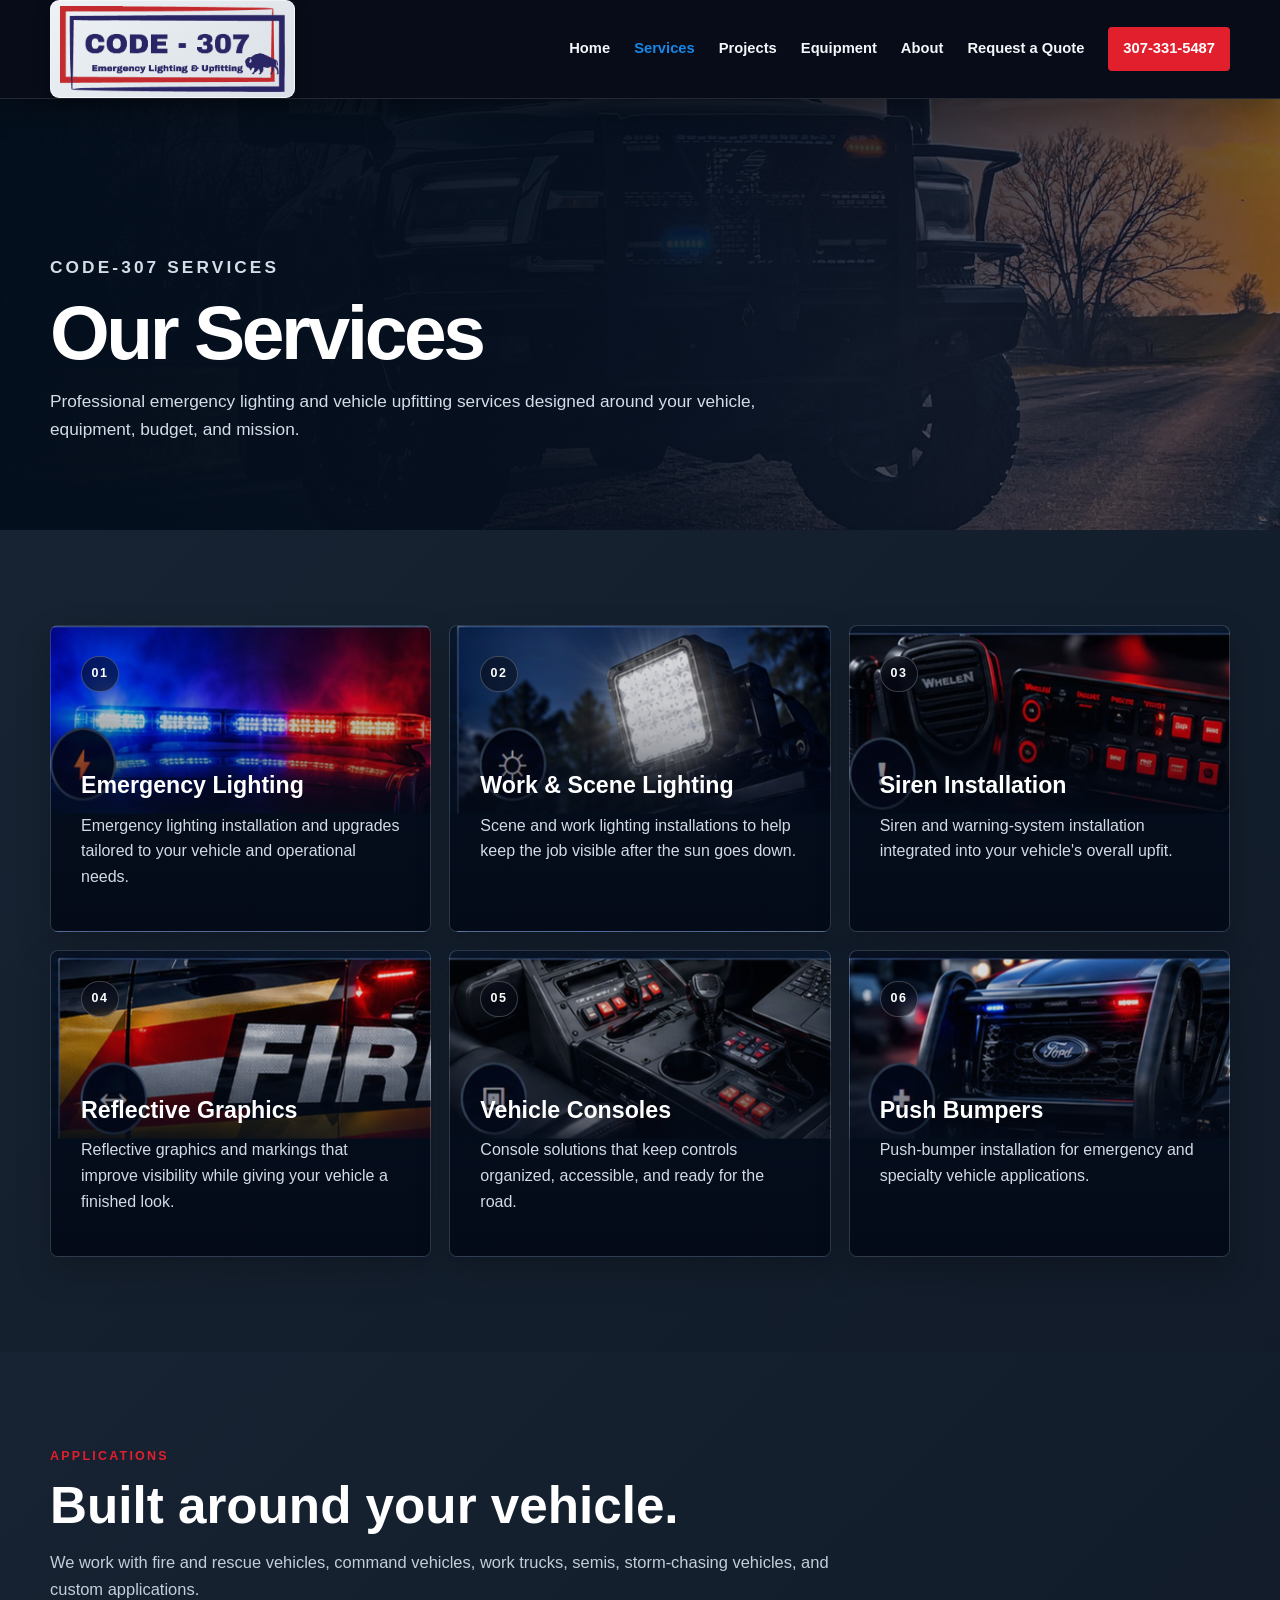
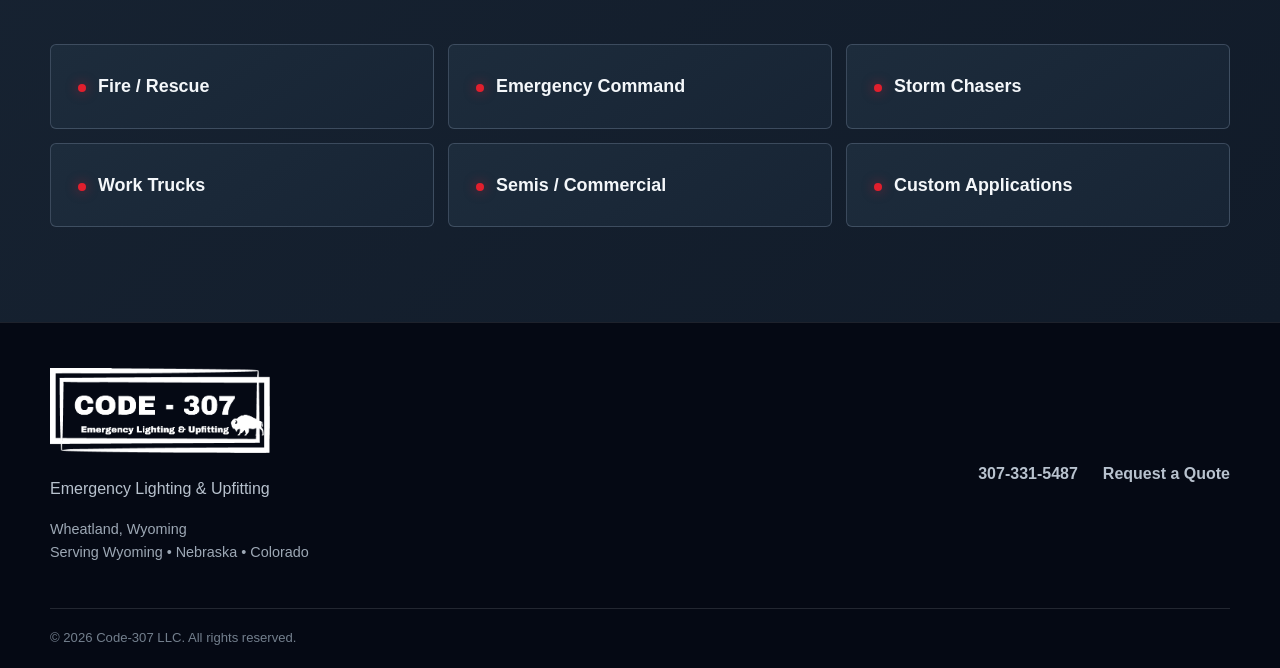
<file: services.html>
<!DOCTYPE html>
<html lang="en">
<head><meta charset="UTF-8">
<meta name="viewport" content="width=device-width, initial-scale=1.0">
<meta name="description" content="Code-307 LLC — Emergency Lighting & Upfitting. Professional vehicle lighting, work lighting, sirens, reflective graphics, consoles and push bumpers.">
<link rel="icon" type="image/png" href="code307-logo.png">
<link rel="stylesheet" href="styles.css">
<style>
.code307-hero,.hero,.hero-section,header.hero{
  background-image:url('code307-top-hero.jpg') !important;
  background-size:cover !important;
  background-position:center center !important;
  background-repeat:no-repeat !important;
}
</style><title>Code-307 LLC | Services</title>
<style>
.nav a.active{color:#1688e8;}
.page-hero{padding:155px 0 70px;background:#07192d;position:relative;overflow:hidden;}
.page-hero:after{content:"";position:absolute;inset:0;background:linear-gradient(90deg,rgba(4,15,29,.96),rgba(4,15,29,.70),rgba(4,15,29,.35));pointer-events:none;}
.page-hero .container{position:relative;z-index:1;}
.page-hero h1{color:#fff;font-size:clamp(2.8rem,6vw,5rem);margin:.1em 0 .2em;}
.page-hero p{color:#d4dce7;max-width:760px;font-size:1.08rem;line-height:1.6;}
.subpage-cta{background:#07192d;color:#fff;padding:55px 0;}
.subpage-cta h2{color:#fff;margin-top:0;}
.subpage-cta p{color:#cbd5e1;}
.link-row{display:flex;gap:14px;flex-wrap:wrap;margin-top:22px;}
@media(max-width:700px){.page-hero{padding:130px 0 55px;}}
</style>
</head>
<body>
<header class="site-header">
  <div class="container nav-wrap">
    <a class="brand" href="index.html" aria-label="Code-307 LLC home"><img src="code307-logo.png" alt="Code-307 LLC — Emergency Lighting & Upfitting"></a>
    <button class="menu-toggle" aria-label="Open menu" aria-expanded="false">☰</button>
    <nav class="nav" aria-label="Main navigation">
      <a href="index.html" class="">Home</a>
      <a href="services.html" class="active">Services</a>
      <a href="projects.html" class="">Projects</a>
      <a href="equipment.html" class="">Equipment</a>
      <a href="about.html" class="">About</a>
      <a href="quote.html" class="">Request a Quote</a>
      <a class="nav-phone" href="tel:+13073315487">307-331-5487</a></nav>
  </div>
</header>
<main id="top">

<section class="page-hero" style="background-image:linear-gradient(110deg,rgba(4,10,24,.88),rgba(16,21,47,.68),rgba(45,70,139,.26)),url('code307-top-hero.jpg') !important;background-size:cover !important;background-position:center center !important;background-repeat:no-repeat !important;"><div class="container"><p class="section-kicker">CODE-307 SERVICES</p><h1>Our Services</h1><p>Professional emergency lighting and vehicle upfitting services designed around your vehicle, equipment, budget, and mission.</p></div></section>
<section class="section"><div class="container"><div class="cards service-panels">
<article class="card"><div class="card-icon">01</div><h3>Emergency Lighting</h3><p>Emergency lighting installation and upgrades tailored to your vehicle and operational needs.</p></article>
<article class="card"><div class="card-icon">02</div><h3>Work &amp; Scene Lighting</h3><p>Scene and work lighting installations to help keep the job visible after the sun goes down.</p></article>
<article class="card"><div class="card-icon">03</div><h3>Siren Installation</h3><p>Siren and warning-system installation integrated into your vehicle's overall upfit.</p></article>
<article class="card"><div class="card-icon">04</div><h3>Reflective Graphics</h3><p>Reflective graphics and markings that improve visibility while giving your vehicle a finished look.</p></article>
<article class="card"><div class="card-icon">05</div><h3>Vehicle Consoles</h3><p>Console solutions that keep controls organized, accessible, and ready for the road.</p></article>
<article class="card"><div class="card-icon">06</div><h3>Push Bumpers</h3><p>Push-bumper installation for emergency and specialty vehicle applications.</p></article>
</div></div></section>
<section class="section section-dark"><div class="container"><div class="section-heading light"><p class="section-kicker">APPLICATIONS</p><h2>Built around your vehicle.</h2><p>We work with fire and rescue vehicles, command vehicles, work trucks, semis, storm-chasing vehicles, and custom applications.</p></div><div class="application-grid"><div class="application">Fire / Rescue</div><div class="application">Emergency Command</div><div class="application">Storm Chasers</div><div class="application">Work Trucks</div><div class="application">Semis / Commercial</div><div class="application">Custom Applications</div></div></div></section>

</main>
<footer class="footer">
  <div class="container footer-grid">
    <div>
      <img src="code307-logo.png" alt="Code-307 LLC logo" class="footer-logo">
      <p>Emergency Lighting &amp; Upfitting</p>
      <p class="footer-area">Wheatland, Wyoming<br>Serving Wyoming • Nebraska • Colorado</p>
    </div>
    <div class="footer-contact">
      <a href="tel:+13073315487">307-331-5487</a>
      <a href="quote.html">Request a Quote</a>
    </div>
  </div>
  <div class="container copyright">© <span id="year"></span> Code-307 LLC. All rights reserved.</div>
</footer>
<script>
const toggle=document.querySelector('.menu-toggle'),nav=document.querySelector('.nav');
toggle.addEventListener('click',()=>{const open=nav.classList.toggle('open');toggle.setAttribute('aria-expanded',open);});
document.querySelectorAll('.nav a').forEach(link=>link.addEventListener('click',()=>nav.classList.remove('open')));
document.getElementById('year').textContent=new Date().getFullYear();

</script>
</body></html>
</file>
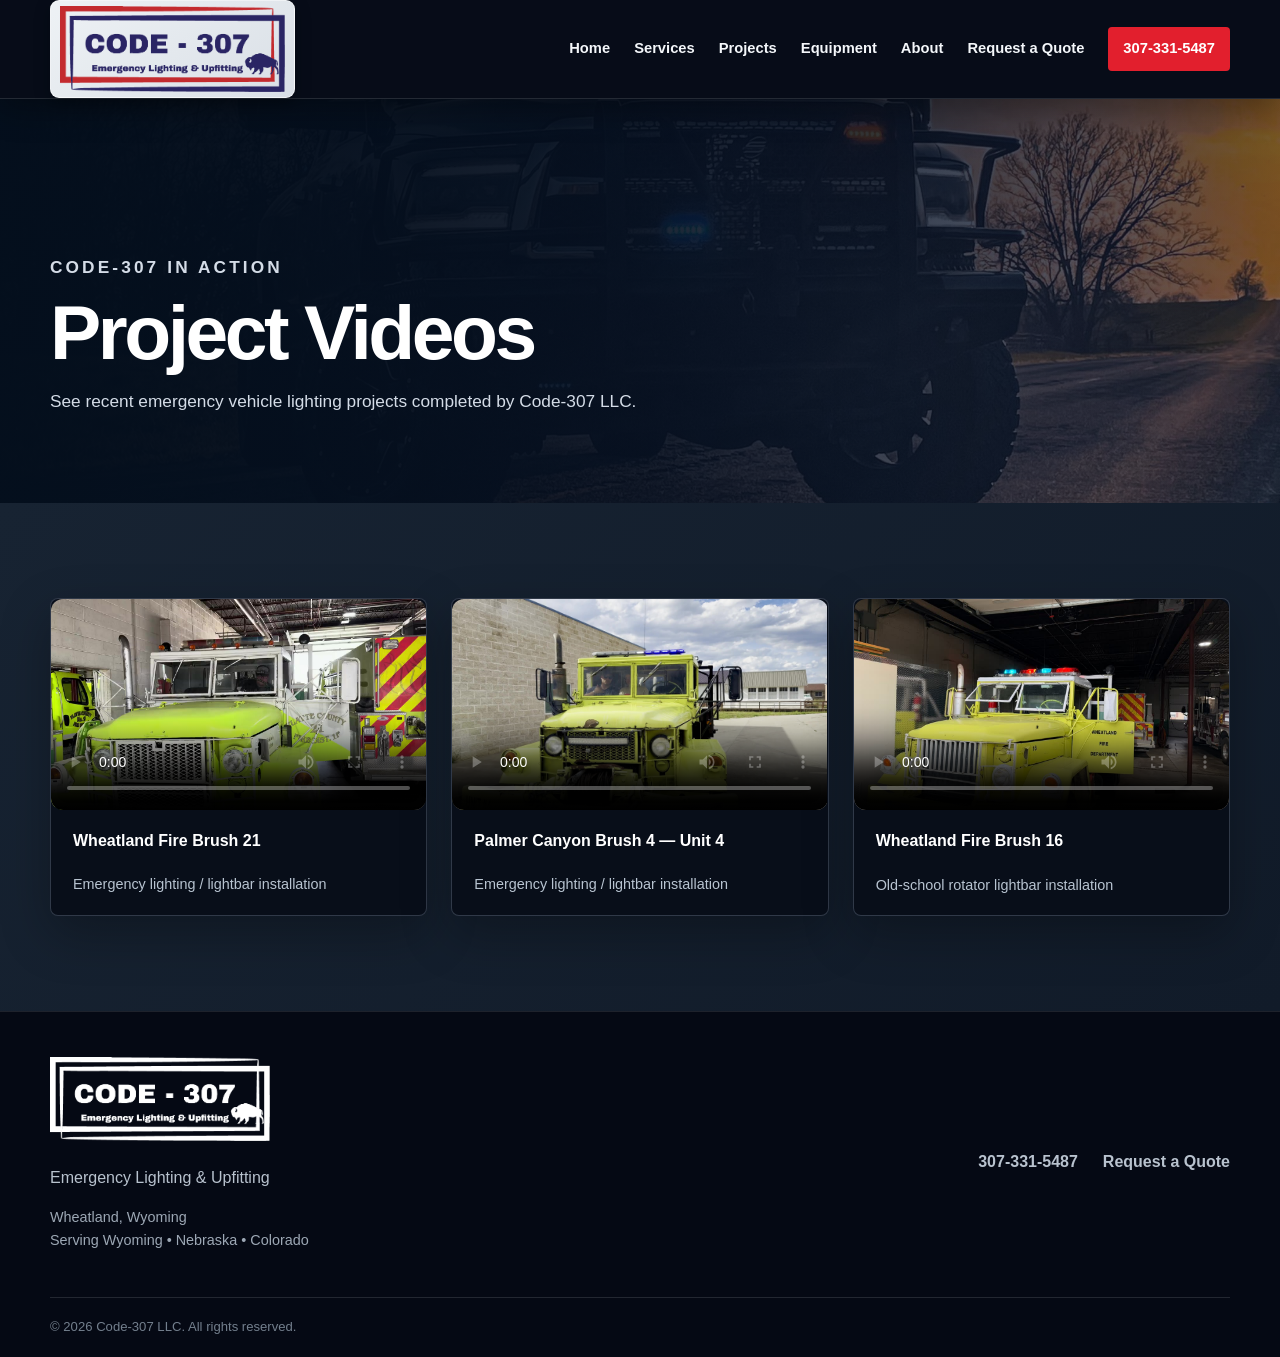
<file: videos.html>
<!DOCTYPE html>
<html lang="en">
<head><meta charset="UTF-8"><meta name="viewport" content="width=device-width, initial-scale=1.0"><meta name="description" content="Code-307 LLC — Project Videos"><link rel="icon" type="image/png" href="code307-logo.png"><link rel="stylesheet" href="styles.css"><style>.code307-hero,.hero,.hero-section,header.hero{background-image:url('code307-top-hero.jpg') !important;background-size:cover !important;background-position:center center !important;background-repeat:no-repeat !important;}.nav a.active{color:#1688e8;}.page-hero{padding:155px 0 70px;background:#07192d;position:relative;overflow:hidden;}.page-hero:after{content:"";position:absolute;inset:0;background:linear-gradient(90deg,rgba(4,15,29,.96),rgba(4,15,29,.70),rgba(4,15,29,.35));pointer-events:none;}.page-hero .container{position:relative;z-index:1;}.page-hero h1{color:#fff;font-size:clamp(2.8rem,6vw,5rem);margin:.1em 0 .2em;}.page-hero p{color:#d4dce7;max-width:760px;font-size:1.08rem;line-height:1.6;}.subpage-cta{background:#07192d;color:#fff;padding:55px 0;}.subpage-cta h2{color:#fff;margin-top:0;}.subpage-cta p{color:#cbd5e1;}.link-row{display:flex;gap:14px;flex-wrap:wrap;margin-top:22px;}@media(max-width:700px){.page-hero{padding:130px 0 55px;}}</style><title>Code-307 LLC | Project Videos</title></head>
<body><header class="site-header"><div class="container nav-wrap"><a class="brand" href="index.html" aria-label="Code-307 LLC home"><img src="code307-logo.png" alt="Code-307 LLC — Emergency Lighting & Upfitting"></a><button class="menu-toggle" aria-label="Open menu" aria-expanded="false">☰</button><nav class="nav" aria-label="Main navigation"><a href="index.html">Home</a><a href="services.html">Services</a><a href="projects.html">Projects</a><a href="equipment.html">Equipment</a><a href="about.html">About</a><a href="quote.html">Request a Quote</a><a class="nav-phone" href="tel:+13073315487">307-331-5487</a></nav></div></header>
<main id="top"><section class="page-hero"><div class="container"><p class="section-kicker">CODE-307 IN ACTION</p><h1>Project Videos</h1><p>See recent emergency vehicle lighting projects completed by Code-307 LLC.</p></div></section><section class="section"><div class="container"><div class="video-grid" style="display:grid;grid-template-columns:repeat(auto-fit,minmax(300px,1fr));gap:24px;">
<div class="video-card"><video controls playsinline preload="metadata" poster="brush21-video-thumbnail.jpg" style="width:100%;border-radius:12px;display:block;"><source src="brush-21-lightbar-install.mp4" type="video/mp4">Your browser does not support HTML5 video.</video><div class="video-caption"><strong>Wheatland Fire Brush 21</strong><span>Emergency lighting / lightbar installation</span></div></div>
<div class="video-card"><video controls playsinline preload="metadata" poster="palmer-brush4-video-thumbnail.jpg" style="width:100%;border-radius:12px;display:block;"><source src="Palmer-Canyon-Brush-4-Install.mp4" type="video/mp4">Your browser does not support HTML5 video.</video><div class="video-caption"><strong>Palmer Canyon Brush 4 — Unit 4</strong><span>Emergency lighting / lightbar installation</span></div></div>
<div class="video-card"><video controls playsinline preload="metadata" poster="brush-16-thumbnail.jpg" style="width:100%;border-radius:12px;display:block;"><source src="brush-16-rotator-lightbar.mp4" type="video/mp4">Your browser does not support HTML5 video.</video><div class="video-caption"><strong>Wheatland Fire Brush 16</strong><span>Old-school rotator lightbar installation</span></div></div>
</div></div></section></main>
<footer class="footer"><div class="container footer-grid"><div><img src="code307-logo.png" alt="Code-307 LLC logo" class="footer-logo"><p>Emergency Lighting &amp; Upfitting</p><p class="footer-area">Wheatland, Wyoming<br>Serving Wyoming • Nebraska • Colorado</p></div><div class="footer-contact"><a href="tel:+13073315487">307-331-5487</a><a href="quote.html">Request a Quote</a></div></div><div class="container copyright">© <span id="year"></span> Code-307 LLC. All rights reserved.</div></footer>
<script>const toggle=document.querySelector('.menu-toggle'),nav=document.querySelector('.nav');toggle.addEventListener('click',()=>{const open=nav.classList.toggle('open');toggle.setAttribute('aria-expanded',open);});document.querySelectorAll('.nav a').forEach(link=>link.addEventListener('click',()=>nav.classList.remove('open')));document.getElementById('year').textContent=new Date().getFullYear();</script></body></html>
</file>
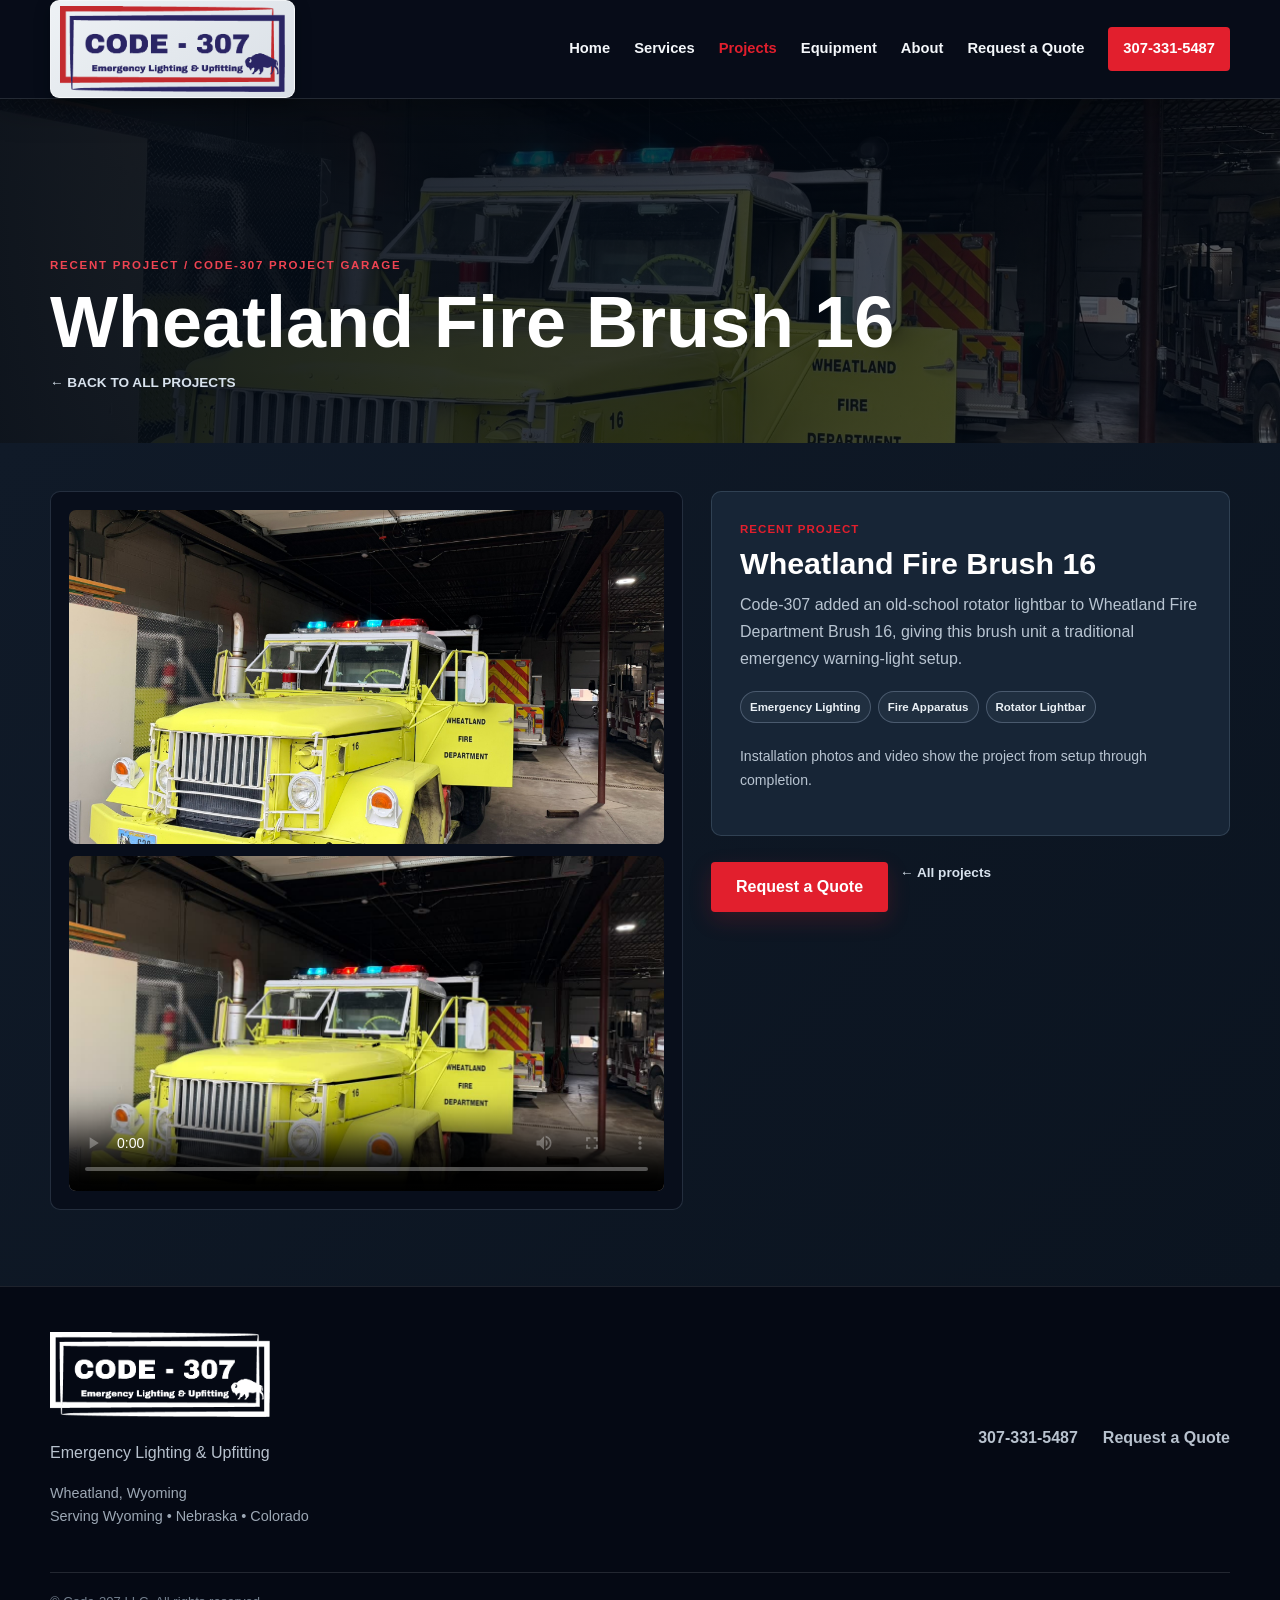
<file: wheatland-fire-brush-16.html>
<!DOCTYPE html><html lang="en"><head><meta charset="UTF-8"><meta name="viewport" content="width=device-width, initial-scale=1.0"><meta name="description" content="Wheatland Fire Brush 16: Code-307 LLC emergency vehicle lighting and upfitting project."><link rel="icon" type="image/png" href="code307-logo.png"><link rel="stylesheet" href="styles.css"><title>Wheatland Fire Brush 16 | Code-307 LLC Project Garage</title><style>
.detail-hero{padding:145px 0 48px;background:linear-gradient(90deg,rgba(3,10,20,.94),rgba(3,10,20,.66)),url('brush-16-completed.jpg') center/cover no-repeat}.detail-hero h1{color:#fff;font-size:clamp(2.5rem,6vw,4.5rem);line-height:1.02;margin:10px 0}.detail-kicker{color:#f04452;font-size:.72rem;font-weight:900;letter-spacing:.15em}.detail-main{padding:48px 0 76px;background:linear-gradient(135deg,#101a28,#0b1420)}.detail-layout{display:grid;grid-template-columns:minmax(0,1fr) minmax(300px,.82fr);gap:28px;align-items:start}.detail-layout .project-media{border:1px solid rgba(150,174,200,.2);border-radius:10px}.detail-layout .project-media img,.detail-layout .project-media video{height:auto;max-height:440px;object-fit:contain}.detail-layout .project-copy{padding:28px;background:#172536;border:1px solid rgba(150,174,200,.2);border-radius:10px}.detail-layout .project-copy h2{color:#fff}.detail-layout .project-copy p{color:#bdc9d7}.detail-layout .project-gallery-block{margin-top:38px}.detail-layout .project-gallery-heading h3{color:#fff}.detail-layout .project-gallery-grid img{height:170px}.detail-actions{display:flex;gap:12px;flex-wrap:wrap;margin-top:26px}.detail-back{color:#d8e2ed;text-decoration:none;font-weight:800;font-size:.85rem}@media(max-width:850px){.detail-layout{grid-template-columns:1fr}.detail-hero{padding-top:125px}}
</style></head><body><header class="site-header"><div class="container nav-wrap">
<a aria-label="Code-307 LLC home" class="brand" href="index.html"><img alt="Code-307 LLC — Emergency Lighting &amp; Upfitting" src="code307-logo.png"/></a>
<button aria-expanded="false" aria-label="Open menu" class="menu-toggle">☰</button>
<nav aria-label="Main navigation" class="nav">
<a href="index.html">Home</a><a href="services.html">Services</a><a class="active" href="projects.html">Projects</a><a href="equipment.html">Equipment</a><a href="about.html">About</a><a href="quote.html">Request a Quote</a><a class="nav-phone" href="tel:+13073315487">307-331-5487</a>
</nav>
</div></header><main><section class="detail-hero"><div class="container"><p class="detail-kicker">RECENT PROJECT / CODE-307 PROJECT GARAGE</p><h1>Wheatland Fire Brush 16</h1><a class="detail-back" href="projects.html">← BACK TO ALL PROJECTS</a></div></section><section class="detail-main"><div class="container"><div class="detail-layout"><div><div class="project-media">
<img alt="Wheatland Fire Department Brush 16 with old-school rotator lightbar installed by Code-307" class="main-media" src="brush-16-completed.jpg"/>
<video controls="" playsinline="" poster="brush-16-thumbnail.jpg" preload="metadata">
<source src="brush-16-rotator-lightbar.mp4" type="video/mp4"/>
            Your browser does not support HTML5 video.
          </video>
</div></div><div><div class="project-copy">
<div class="project-label">RECENT PROJECT</div>
<h2>Wheatland Fire Brush 16</h2>
<p>Code-307 added an old-school rotator lightbar to Wheatland Fire Department Brush 16, giving this brush unit a traditional emergency warning-light setup.</p>
<div class="project-tags"><span class="project-tag">Emergency Lighting</span><span class="project-tag">Fire Apparatus</span><span class="project-tag">Rotator Lightbar</span></div>
<p style="margin-top:4px;font-size:.88rem;">Installation photos and video show the project from setup through completion.</p>

</div><div class="detail-actions"><a class="btn btn-primary" href="quote.html">Request a Quote</a><a class="detail-back" href="projects.html">← All projects</a></div></div></div></div></section></main><footer class="footer"><div class="container footer-grid">
<div><img alt="Code-307 LLC logo" class="footer-logo" src="code307-logo.png"/><p>Emergency Lighting &amp; Upfitting</p><p class="footer-area">Wheatland, Wyoming<br/>Serving Wyoming • Nebraska • Colorado</p></div>
<div class="footer-contact"><a href="tel:+13073315487">307-331-5487</a><a href="quote.html">Request a Quote</a></div>
</div><div class="container copyright">© <span id="year"></span> Code-307 LLC. All rights reserved.</div></footer></body></html>
</file>
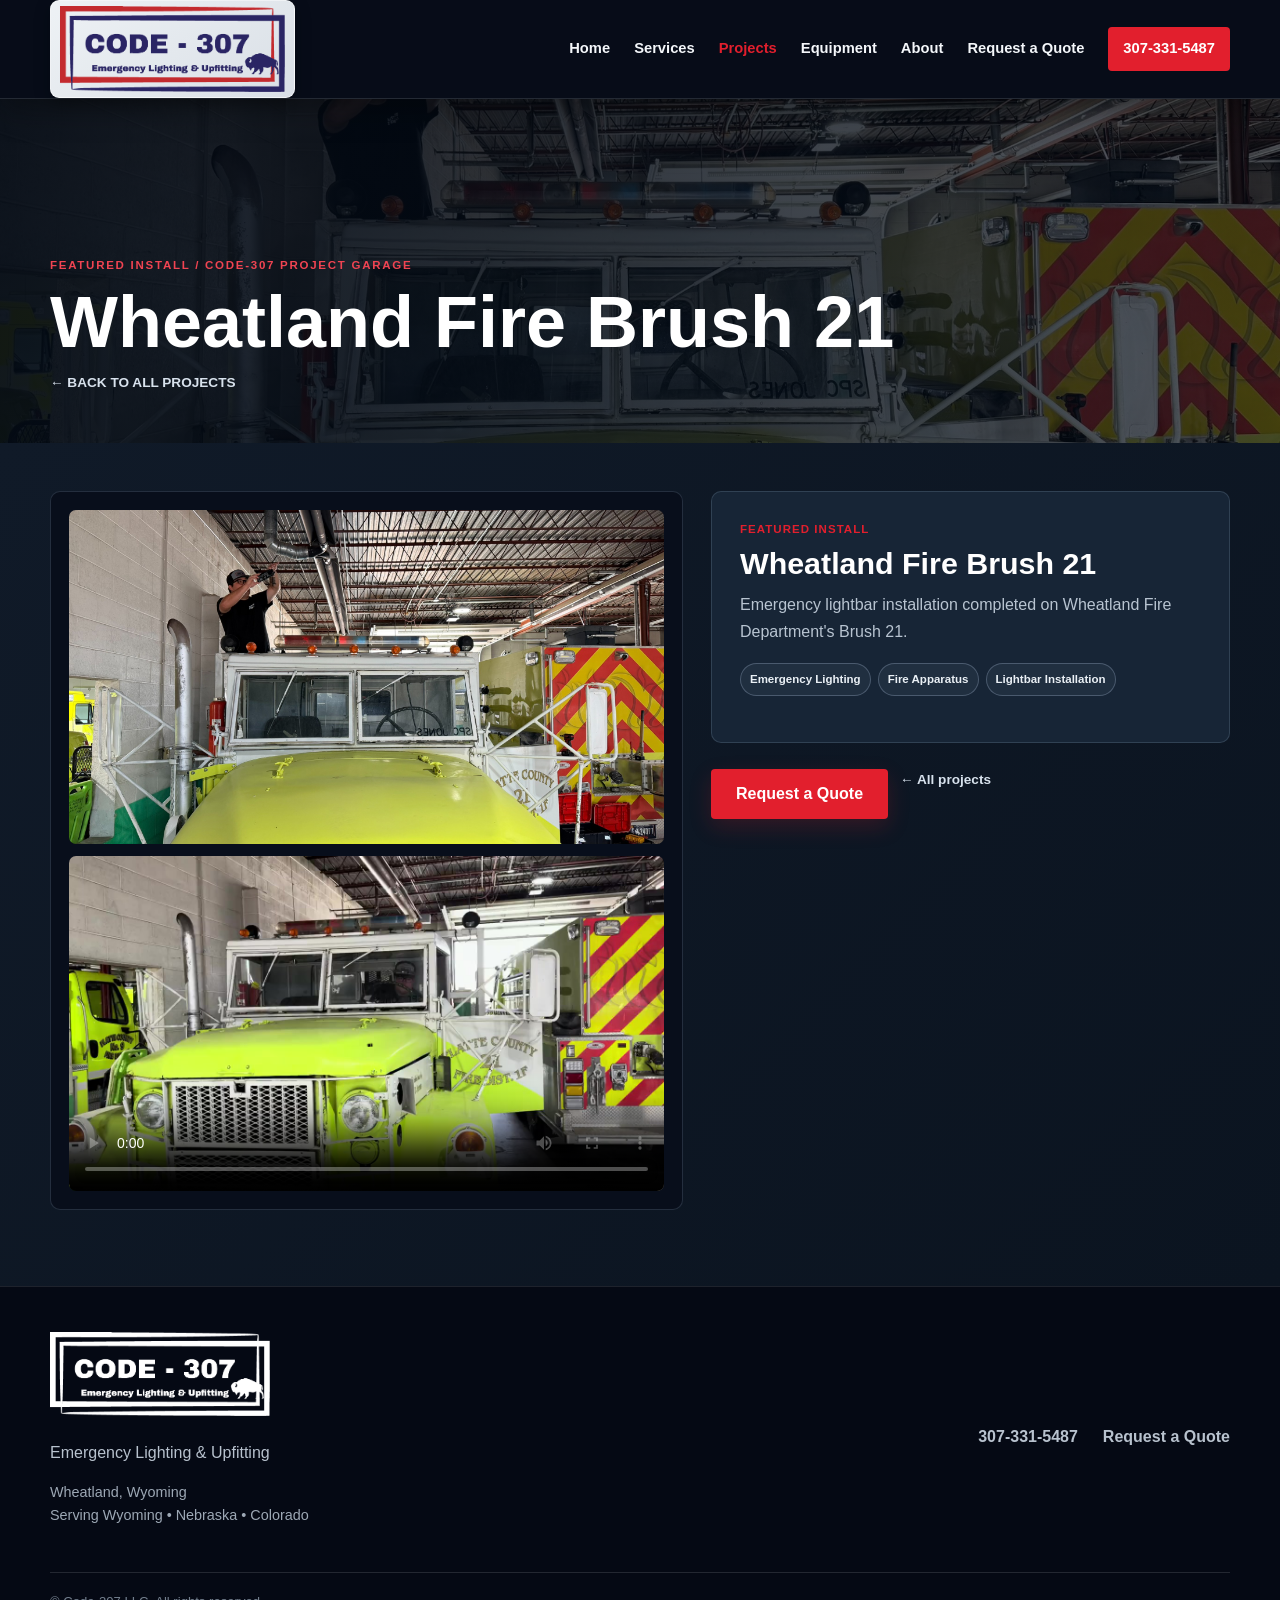
<file: wheatland-fire-brush-21.html>
<!DOCTYPE html><html lang="en"><head><meta charset="UTF-8"><meta name="viewport" content="width=device-width, initial-scale=1.0"><meta name="description" content="Wheatland Fire Brush 21: Code-307 LLC emergency vehicle lighting and upfitting project."><link rel="icon" type="image/png" href="code307-logo.png"><link rel="stylesheet" href="styles.css"><title>Wheatland Fire Brush 21 | Code-307 LLC Project Garage</title><style>
.detail-hero{padding:145px 0 48px;background:linear-gradient(90deg,rgba(3,10,20,.94),rgba(3,10,20,.66)),url('brush-21-lightbar-install.jpg') center/cover no-repeat}.detail-hero h1{color:#fff;font-size:clamp(2.5rem,6vw,4.5rem);line-height:1.02;margin:10px 0}.detail-kicker{color:#f04452;font-size:.72rem;font-weight:900;letter-spacing:.15em}.detail-main{padding:48px 0 76px;background:linear-gradient(135deg,#101a28,#0b1420)}.detail-layout{display:grid;grid-template-columns:minmax(0,1fr) minmax(300px,.82fr);gap:28px;align-items:start}.detail-layout .project-media{border:1px solid rgba(150,174,200,.2);border-radius:10px}.detail-layout .project-media img,.detail-layout .project-media video{height:auto;max-height:440px;object-fit:contain}.detail-layout .project-copy{padding:28px;background:#172536;border:1px solid rgba(150,174,200,.2);border-radius:10px}.detail-layout .project-copy h2{color:#fff}.detail-layout .project-copy p{color:#bdc9d7}.detail-layout .project-gallery-block{margin-top:38px}.detail-layout .project-gallery-heading h3{color:#fff}.detail-layout .project-gallery-grid img{height:170px}.detail-actions{display:flex;gap:12px;flex-wrap:wrap;margin-top:26px}.detail-back{color:#d8e2ed;text-decoration:none;font-weight:800;font-size:.85rem}@media(max-width:850px){.detail-layout{grid-template-columns:1fr}.detail-hero{padding-top:125px}}
</style></head><body><header class="site-header"><div class="container nav-wrap">
<a aria-label="Code-307 LLC home" class="brand" href="index.html"><img alt="Code-307 LLC — Emergency Lighting &amp; Upfitting" src="code307-logo.png"/></a>
<button aria-expanded="false" aria-label="Open menu" class="menu-toggle">☰</button>
<nav aria-label="Main navigation" class="nav">
<a href="index.html">Home</a><a href="services.html">Services</a><a class="active" href="projects.html">Projects</a><a href="equipment.html">Equipment</a><a href="about.html">About</a><a href="quote.html">Request a Quote</a><a class="nav-phone" href="tel:+13073315487">307-331-5487</a>
</nav>
</div></header><main><section class="detail-hero"><div class="container"><p class="detail-kicker">FEATURED INSTALL / CODE-307 PROJECT GARAGE</p><h1>Wheatland Fire Brush 21</h1><a class="detail-back" href="projects.html">← BACK TO ALL PROJECTS</a></div></section><section class="detail-main"><div class="container"><div class="detail-layout"><div><div class="project-media">
<img alt="Wheatland Fire Department Brush 21 with Code-307 emergency lightbar installation" class="main-media" src="brush-21-lightbar-install.jpg"/>
<video controls="" playsinline="" poster="brush21-video-thumbnail.jpg" preload="metadata">
<source src="brush-21-lightbar-install.mp4" type="video/mp4"/>
            Your browser does not support HTML5 video.
          </video>
</div></div><div><div class="project-copy">
<div class="project-label">FEATURED INSTALL</div>
<h2>Wheatland Fire Brush 21</h2>
<p>Emergency lightbar installation completed on Wheatland Fire Department's Brush 21.</p>
<div class="project-tags"><span class="project-tag">Emergency Lighting</span><span class="project-tag">Fire Apparatus</span><span class="project-tag">Lightbar Installation</span></div>

</div><div class="detail-actions"><a class="btn btn-primary" href="quote.html">Request a Quote</a><a class="detail-back" href="projects.html">← All projects</a></div></div></div></div></section></main><footer class="footer"><div class="container footer-grid">
<div><img alt="Code-307 LLC logo" class="footer-logo" src="code307-logo.png"/><p>Emergency Lighting &amp; Upfitting</p><p class="footer-area">Wheatland, Wyoming<br/>Serving Wyoming • Nebraska • Colorado</p></div>
<div class="footer-contact"><a href="tel:+13073315487">307-331-5487</a><a href="quote.html">Request a Quote</a></div>
</div><div class="container copyright">© <span id="year"></span> Code-307 LLC. All rights reserved.</div></footer></body></html>
</file>
<file: styles.css>
:root{
  --navy:#070c18; --navy-2:#0d1524; --blue:#355da8; --red:#e21f2d;
  --page:#111b29; --page-alt:#172231; --card:#1c2a3a; --card-2:#243447;
  --text:#f4f7fa; --muted:#b8c4d1; --line:rgba(151,170,194,.28); --max:1180px;
}
*{box-sizing:border-box} html{scroll-behavior:smooth} body{margin:0;font-family:Arial,Helvetica,sans-serif;color:var(--text);background:#111b29;line-height:1.6;overflow-x:hidden} a{color:inherit;text-decoration:none}.container{width:min(calc(100% - 40px),var(--max));margin:0 auto}
body:before{content:"";position:fixed;inset:0;pointer-events:none;z-index:-1;background:linear-gradient(rgba(255,255,255,.018) 1px,transparent 1px),linear-gradient(90deg,rgba(255,255,255,.018) 1px,transparent 1px);background-size:32px 32px;opacity:.35}
.site-header{position:sticky;top:0;z-index:50;background:rgba(7,12,24,.94);border-bottom:1px solid rgba(255,255,255,.12);box-shadow:0 10px 30px rgba(0,0,0,.32);backdrop-filter:blur(14px)}
.nav-wrap{min-height:82px;display:flex;align-items:center;justify-content:space-between;gap:25px}.brand{display:inline-flex;align-items:center;padding:5px 9px;border-radius:9px;background:linear-gradient(145deg,#eef2f5,#d9dfe6);border:1px solid rgba(255,255,255,.58);box-shadow:0 5px 16px rgba(0,0,0,.28)}.brand img{width:225px;height:auto;display:block}.nav{display:flex;align-items:center;gap:24px;font-weight:800;font-size:.92rem}.nav a{color:#f4f7fa}.nav a:hover,.nav a.active{color:var(--red)}.nav-phone{padding:10px 15px;background:var(--red);color:#fff!important;border-radius:4px}.nav-phone:hover{background:#bd1825}.menu-toggle{display:none;border:0;background:none;font-size:30px;color:#fff}
.hero{position:relative;min-height:680px;display:flex;align-items:center;overflow:hidden;background:linear-gradient(110deg,rgba(4,10,24,.9),rgba(16,21,47,.66),rgba(45,70,139,.28)),url('code307-top-hero.jpg') center/cover no-repeat!important}.hero:before{content:"";position:absolute;inset:0;background:radial-gradient(circle at 82% 42%,rgba(226,31,45,.18),transparent 27%),linear-gradient(90deg,rgba(3,8,17,.3),transparent 65%)}.hero:after{content:"";position:absolute;right:-12vw;top:8%;width:55vw;height:55vw;max-width:760px;max-height:760px;border:1px solid rgba(255,255,255,.08);border-radius:50%;box-shadow:0 0 0 45px rgba(255,255,255,.025),0 0 0 90px rgba(226,31,45,.025);transform:rotate(-18deg)}.hero-overlay{position:absolute;inset:0}.hero-content{position:relative;z-index:2;color:#fff;padding:100px 0;max-width:780px}.eyebrow,.section-kicker{color:var(--red);font-weight:900;letter-spacing:.18em;font-size:.78rem;margin:0 0 12px}.hero h1{font-size:clamp(3.2rem,7vw,6.4rem);line-height:.93;margin:0 0 28px;letter-spacing:-.055em;text-shadow:0 5px 30px rgba(0,0,0,.35)}.hero h1 span{color:#fff}.hero-copy{max-width:680px;font-size:1.15rem;color:#e3eaf2}.hero-buttons{display:flex;flex-wrap:wrap;gap:12px;margin:30px 0 18px}.btn{display:inline-flex;align-items:center;justify-content:center;min-height:50px;padding:0 23px;border-radius:4px;font-weight:900;border:2px solid transparent;cursor:pointer;transition:.2s ease}.btn-primary{background:var(--red);color:#fff;box-shadow:0 8px 22px rgba(226,31,45,.18)}.btn-primary:hover{background:#bd1825;transform:translateY(-2px)}.btn-outline{border-color:rgba(255,255,255,.72);color:#fff;background:rgba(255,255,255,.03)}.btn-outline:hover{background:#fff;color:var(--navy);transform:translateY(-2px)}.hero-phone{color:#fff;opacity:.92}.hero-phone:hover{text-decoration:underline}.hero-badges{display:flex;flex-wrap:wrap;gap:9px;margin:20px 0 0}.hero-badges span{border:1px solid rgba(255,255,255,.2);background:rgba(8,14,28,.42);padding:7px 10px;border-radius:999px;font-size:.76rem;font-weight:800;color:#eef2f6;backdrop-filter:blur(4px)}
.intro{background:linear-gradient(135deg,#1a2939,#111d2c)!important;border-bottom:1px solid var(--line)}.intro-grid{display:grid;grid-template-columns:1fr 1fr;gap:70px;padding:70px 0;align-items:center}.intro h2,.section-heading h2,.about-grid h2,.quote-grid h2{margin:0;font-size:clamp(2rem,4vw,3.35rem);line-height:1.05;color:#fff}.intro p:last-child{color:var(--muted);font-size:1.08rem;margin:0}
.section{padding:95px 0;background:linear-gradient(135deg,#172332,#111b29)}.section-heading{max-width:780px;margin-bottom:42px}.section-heading>p:last-child{color:var(--muted);font-size:1.03rem;margin-bottom:0}.section-heading.light h2{color:#fff}.section-heading.light>p:last-child{color:#c3ced9}
/* Homepage visual panels */
.cards{display:grid;grid-template-columns:repeat(3,1fr);gap:18px}.card{position:relative;overflow:hidden;min-height:265px;padding:30px;border:1px solid var(--line);border-radius:8px;background:linear-gradient(145deg,rgba(36,52,70,.92),rgba(18,29,43,.96));box-shadow:0 14px 34px rgba(0,0,0,.22);transition:.25s ease}.card:before{content:"";position:absolute;inset:0;background:linear-gradient(to bottom,rgba(4,10,24,.05),rgba(4,10,24,.2) 35%,rgba(4,10,24,.94) 100%);z-index:0}.card:nth-child(1){background-image:url('Code307_backgrounds/light-bars.jpg');background-size:cover;background-position:center}.card:nth-child(2){background-image:url('Code307_backgrounds/scene-work-lights.jpg');background-size:cover;background-position:center}.card:nth-child(3){background-image:url('Code307_backgrounds/sirens-controls.jpg');background-size:cover;background-position:center}.card:nth-child(4){background-image:url('Code307_backgrounds/reflective-graphics.jpg');background-size:cover;background-position:center}.card:nth-child(5){background-image:url('Code307_backgrounds/vehicle-consoles.jpg');background-size:cover;background-position:center}.card:nth-child(6){background-image:url('Code307_backgrounds/push-bumpers.jpg');background-size:cover;background-position:center}.card>*{position:relative;z-index:1}.card:hover{transform:translateY(-6px);border-color:rgba(226,31,45,.6);box-shadow:0 22px 48px rgba(0,0,0,.38)}.card-icon{color:#fff;font-weight:900;letter-spacing:.12em;font-size:.78rem;display:inline-flex;padding:7px 10px;border:1px solid rgba(255,255,255,.22);border-radius:999px;background:rgba(7,12,24,.58);backdrop-filter:blur(5px)}.card h3{color:#fff;font-size:1.45rem;margin:75px 0 8px}.card p{color:#d1dbe5;margin:0 0 12px}.card a{color:#fff;font-weight:900;font-size:.9rem}.card a:hover{color:#ff4a55}
.why-grid{display:grid;grid-template-columns:repeat(4,1fr);gap:16px}.why-card{position:relative;padding:28px 24px;background:linear-gradient(145deg,#1c2b3b,#253649);border:1px solid var(--line);border-bottom:3px solid var(--red);border-radius:7px;box-shadow:0 12px 28px rgba(0,0,0,.2)}.why-number{color:var(--red);font-weight:900;letter-spacing:.12em;font-size:.78rem}.why-card h3{color:#fff;margin:12px 0 8px;font-size:1.16rem;line-height:1.2}.why-card p{color:var(--muted);margin:0;font-size:.94rem}
.subpage-cta,.projects-bottom,.service-bottom,.quote-bottom{background:linear-gradient(135deg,#070c18,#10172f 55%,#263d7b)!important;color:#fff;padding:60px 0}.subpage-cta h2{color:#fff;margin:0 0 8px}.subpage-cta p{color:#cbd5e1}.link-row{display:flex;gap:12px;flex-wrap:wrap;margin-top:22px}
/* Interior page heroes */
.page-hero,.projects-hero,.services-hero,.about-hero,.quote-page-hero{padding:150px 0 72px;position:relative;overflow:hidden;background:linear-gradient(110deg,rgba(4,10,24,.92),rgba(16,21,47,.7),rgba(45,70,139,.26)),url('code307-top-hero.jpg') center/cover no-repeat!important}.page-hero:after,.projects-hero:after{content:"";position:absolute;inset:0;background:linear-gradient(90deg,rgba(4,10,24,.22),transparent 70%);pointer-events:none}.page-hero .container,.projects-hero .container{position:relative;z-index:1}.page-hero h1,.projects-hero h1{color:#fff;font-size:clamp(2.8rem,6vw,5rem);line-height:1;margin:.1em 0 .22em;letter-spacing:-.045em}.page-hero p,.projects-hero p{color:#d4dce7;max-width:790px;font-size:1.06rem;line-height:1.65}.service-area{color:#8eb5ff!important;font-size:1rem!important;margin-top:22px}.service-area strong{color:#fff}
/* Services */
.application-grid{display:grid;grid-template-columns:repeat(3,1fr);gap:14px}.application{padding:27px;border:1px solid var(--line);background:linear-gradient(145deg,#1d2c3c,#172434);font-size:1.12rem;font-weight:800;border-radius:6px;transition:.2s}.application:hover{border-color:rgba(226,31,45,.55);transform:translateY(-3px)}.application:before{content:"";display:inline-block;width:8px;height:8px;margin-right:12px;background:var(--red);border-radius:50%;box-shadow:0 0 12px rgba(226,31,45,.55)}
/* Equipment */
.equipment-grid{display:grid;grid-template-columns:repeat(4,1fr);gap:16px}.equipment-item{position:relative;overflow:hidden;min-height:236px;padding:28px 24px;display:flex;flex-direction:column;justify-content:flex-end;color:#fff!important;background-color:#101b2b!important;background-repeat:no-repeat!important;background-position:center center!important;background-size:cover!important;border:1px solid rgba(126,151,180,.45)!important;border-radius:7px;transition:transform .25s ease,box-shadow .25s ease,border-color .25s ease;isolation:isolate}.equipment-item:nth-child(1){background-image:url('Code307_backgrounds/light-bars.jpg')!important}.equipment-item:nth-child(2){background-image:url('Code307_backgrounds/grille-surface-lights.jpg')!important}.equipment-item:nth-child(3){background-image:url('Code307_backgrounds/interior-lighting.jpg')!important}.equipment-item:nth-child(4){background-image:url('Code307_backgrounds/scene-work-lights.jpg')!important}.equipment-item:nth-child(5){background-image:url('Code307_backgrounds/sirens-controls.jpg')!important}.equipment-item:nth-child(6){background-image:url('Code307_backgrounds/vehicle-consoles.jpg')!important}.equipment-item:nth-child(7){background-image:url('Code307_backgrounds/push-bumpers.jpg')!important}.equipment-item:nth-child(8){background-image:url('Code307_backgrounds/reflective-graphics.jpg')!important}.equipment-item:before{content:"";position:absolute;inset:0;z-index:0;background:linear-gradient(to bottom,rgba(4,10,24,.05),rgba(4,10,24,.16) 32%,rgba(4,10,24,.76) 70%,rgba(4,10,24,.96) 100%)}.equipment-item h3,.equipment-item p{position:relative;z-index:1}.equipment-icon{position:absolute!important;left:24px;top:24px;z-index:2!important;display:inline-flex;width:42px;height:42px;align-items:center;justify-content:center;background:rgba(5,12,28,.8);color:#fff;border:1px solid rgba(126,151,180,.7);border-radius:50%;font-weight:900;box-shadow:0 8px 18px rgba(0,0,0,.3)}.equipment-item h3{color:#fff!important;margin:0 0 8px;font-size:1.18rem;line-height:1.2;text-shadow:0 2px 12px rgba(0,0,0,.85)}.equipment-item p{color:#d7e0ec!important;margin:0;font-size:.96rem;line-height:1.55;text-shadow:0 2px 10px rgba(0,0,0,.9)}.equipment-item:hover{transform:translateY(-5px);box-shadow:0 20px 44px rgba(0,0,0,.4);border-color:rgba(226,31,45,.65)!important}.brands-section{background:linear-gradient(135deg,#172434,#111b29)!important}.brand-grid{display:grid;grid-template-columns:repeat(3,1fr);gap:16px}.brand-card{min-height:145px;padding:28px;background:linear-gradient(145deg,#1d2c3c,#26384a);border:1px solid var(--line);border-top:3px solid var(--blue);display:flex;flex-direction:column;justify-content:center;border-radius:7px}.brand-card strong{color:#fff;font-size:1.45rem}.brand-card span{color:var(--muted);margin-top:4px;font-size:.92rem}.brands-note{margin-top:22px;padding:20px 22px;background:#0a1020;color:#fff;display:flex;gap:8px;flex-wrap:wrap;border:1px solid var(--line)}
/* Projects */
.projects-intro{max-width:860px;margin:0 auto;text-align:center;color:var(--muted);font-size:1.05rem;line-height:1.7}.project-list{display:flex;flex-direction:column;gap:34px;margin-top:42px}.project-feature{display:grid;grid-template-columns:minmax(0,1.1fr) minmax(320px,.9fr);gap:0;background:linear-gradient(145deg,#1b2a3a,#26384a)!important;border:1px solid var(--line);border-radius:10px;overflow:hidden;box-shadow:0 18px 40px rgba(0,0,0,.25)}.project-feature.reverse{grid-template-columns:minmax(320px,.9fr) minmax(0,1.1fr)}.project-media{padding:18px;background:#080e1b!important;display:flex;flex-direction:column;gap:12px}.project-media img,.project-media video{width:100%;display:block;border-radius:7px;background:#060913;object-fit:cover}.project-media .main-media,.project-media video{height:290px}.project-copy{padding:34px 30px;display:flex;flex-direction:column;justify-content:center}.project-label{color:var(--red)!important;font-size:.72rem;font-weight:900;letter-spacing:.09em;margin-bottom:8px}.project-copy h2{color:#fff!important;margin:0 0 10px;font-size:1.9rem;line-height:1.15}.project-copy p{color:var(--muted)!important;line-height:1.7;margin:0 0 14px}.project-tags{display:flex;flex-wrap:wrap;gap:7px;margin:4px 0 18px}.project-tag{padding:6px 9px;border:1px solid rgba(151,170,194,.35);border-radius:999px;background:#202f40!important;color:#eaf0f5!important;font-size:.72rem;font-weight:800}.project-cta{margin-top:8px;display:flex;flex-wrap:wrap;gap:10px;align-items:center}.project-cta-note{font-size:.8rem;color:var(--muted)}.project-gallery-block{margin-top:28px}.project-gallery-heading{margin-bottom:14px}.project-gallery-heading h3{color:#fff!important;margin:2px 0 5px;font-size:1.25rem}.project-gallery-heading p{color:var(--muted)!important;margin:0;line-height:1.5}.project-gallery-grid{display:grid;grid-template-columns:repeat(4,1fr);gap:10px}.project-gallery-grid a{display:block;overflow:hidden;border-radius:7px}.project-gallery-grid img{width:100%;height:115px;display:block;object-fit:cover;transition:transform .2s}.project-gallery-grid a:hover img{transform:scale(1.04)}
/* About */
.about-grid{display:grid;grid-template-columns:.8fr 1.7fr;gap:70px;align-items:center}.about-grid p{color:var(--muted)!important;font-size:1.05rem}.about-mark{font-size:clamp(7rem,18vw,15rem);line-height:.8;font-weight:1000;color:rgba(255,255,255,.035)!important;-webkit-text-stroke:2px rgba(255,255,255,.12);letter-spacing:-.08em}.tagline{color:var(--red)!important;font-size:1.4rem!important;font-weight:900}.faq-section{background:linear-gradient(135deg,#172434,#111b29)!important}.faq-list{max-width:900px;margin:0 auto;border-top:1px solid var(--line)}.faq-item{border-bottom:1px solid var(--line);background:#1d2b3a!important}.faq-item summary{list-style:none;cursor:pointer;padding:22px 50px 22px 20px;position:relative;color:#fff!important;font-weight:900;font-size:1.05rem}.faq-item summary::-webkit-details-marker{display:none}.faq-item summary:after{content:"+";position:absolute;right:20px;top:16px;color:var(--red);font-size:1.7rem;font-weight:400}.faq-item[open] summary:after{content:"−"}.faq-item[open] summary{background:#233446}.faq-answer{padding:0 50px 20px 20px;color:var(--muted);background:#233446}.faq-answer p{margin:0}
/* Quote */
.quote-section{background:linear-gradient(135deg,#172434,#111b29)!important;padding:95px 0}.quote-grid{display:grid;grid-template-columns:1fr 1fr;gap:70px;align-items:start}.quote-grid>div:first-child p:not(.section-kicker){color:var(--muted);max-width:500px}.big-phone{display:inline-block;font-size:2rem;font-weight:900;color:#8eb5ff;margin-top:15px}.big-phone:hover{color:#fff}.quote-form{background:linear-gradient(145deg,#1b2a3a,#293a4d)!important;padding:32px;border:1px solid var(--line);box-shadow:0 18px 45px rgba(0,0,0,.3);border-radius:8px}.form-title{color:#fff!important;font-size:1.55rem;font-weight:900;margin:0 0 22px}.quote-form label{display:block;font-weight:800;color:#fff!important;margin-bottom:16px}.quote-form input,.quote-form textarea,.quote-form select{display:block;width:100%;margin-top:7px;padding:13px 14px;border:1px solid #657588;border-radius:4px;background:#f7f9fb!important;color:#18202c!important;font:inherit}.quote-form input:focus,.quote-form textarea:focus,.quote-form select:focus{outline:2px solid rgba(226,31,45,.28);border-color:var(--red)}.quote-form fieldset{border:1px solid #566577;padding:18px;margin:0 0 16px;background:rgba(255,255,255,.035)!important}.quote-form legend{padding:0 8px;font-weight:800;color:#fff!important}.check-grid{display:grid;grid-template-columns:1fr 1fr;gap:10px 14px}.quote-form .check{display:flex;align-items:flex-start;gap:8px;margin:0;font-weight:600;font-size:.9rem;color:#c7d0da!important}.quote-form .check input{width:auto;margin:3px 0 0;accent-color:var(--red)}.quote-prompt,.form-note{color:var(--muted)!important;font-size:.82rem!important}.form-row{display:grid;grid-template-columns:1fr 1fr;gap:16px}.btn-full{width:100%}
/* Build / media compatibility */
.builds-section{background:linear-gradient(135deg,#172434,#111b29)!important}.build-grid{display:grid;grid-template-columns:repeat(3,1fr);gap:18px}.build-card{background:#1b2a3a!important;border:1px solid var(--line);overflow:hidden;border-radius:8px}.build-card img{width:100%;height:270px;object-fit:cover;display:block}.build-card-info{padding:24px}.build-card-info h3{color:#fff!important}.build-card-info p:last-child{color:var(--muted)!important}.video-section{background:#0c1421!important;border-top:1px solid var(--line)}.video-card{max-width:900px;margin:0 auto;background:#080e19;border:1px solid var(--line);box-shadow:0 18px 50px rgba(0,0,0,.28);border-radius:8px;overflow:hidden}.video-card video{width:100%;display:block;max-height:620px;background:#080e19}.video-caption{padding:18px 22px;display:flex;justify-content:space-between;gap:20px;flex-wrap:wrap;color:#fff}.video-caption span{color:var(--muted);font-size:.9rem}
.footer{background:#050914;color:#b8c2ce;padding:45px 0 20px;border-top:1px solid rgba(255,255,255,.1)}.footer-grid{display:flex;justify-content:space-between;gap:30px;align-items:center}.footer-logo{width:220px;filter:brightness(0) invert(1)}.footer-contact{display:flex;gap:25px;font-weight:800}.footer-contact a:hover{color:#fff}.footer-area{color:#9da8b5;font-size:.9rem;margin-top:8px}.copyright{border-top:1px solid rgba(255,255,255,.12);margin-top:30px;padding-top:18px;font-size:.82rem;color:#737f8d}
@media(max-width:900px){.nav{display:none;position:absolute;top:82px;left:0;right:0;background:#0b1022;padding:20px;flex-direction:column;align-items:stretch;border-bottom:1px solid rgba(255,255,255,.13)}.nav.open{display:flex}.menu-toggle{display:block}.nav-phone{text-align:center}.cards{grid-template-columns:repeat(2,1fr)}.application-grid{grid-template-columns:repeat(2,1fr)}.equipment-grid{grid-template-columns:repeat(2,1fr)}.brand-grid{grid-template-columns:repeat(2,1fr)}.why-grid{grid-template-columns:repeat(2,1fr)}.intro-grid,.quote-grid{grid-template-columns:1fr;gap:35px}.about-grid{grid-template-columns:1fr;gap:25px}.project-feature,.project-feature.reverse{grid-template-columns:1fr}.project-copy{padding:28px 24px}.project-media .main-media,.project-media video{height:240px}.build-grid{grid-template-columns:1fr}.brand img{width:190px}}
@media(max-width:600px){.container{width:min(calc(100% - 28px),var(--max))}.brand{padding:4px 7px}.hero{min-height:620px}.hero-content{padding:75px 0}.hero h1{font-size:clamp(2.7rem,13vw,4.3rem)}.hero-copy{font-size:1rem}.section{padding:70px 0}.cards,.application-grid,.equipment-grid,.brand-grid,.why-grid{grid-template-columns:1fr}.equipment-item{min-height:245px}.equipment-item:hover,.card:hover{transform:none}.page-hero,.projects-hero{padding:128px 0 56px}.project-gallery-grid{grid-template-columns:repeat(2,1fr)}.project-gallery-grid img{height:130px}.form-row,.check-grid{grid-template-columns:1fr;gap:0}.footer-grid{flex-direction:column;align-items:flex-start}.footer-contact{flex-direction:column;gap:8px}.about-mark{font-size:7rem}}
</file>
